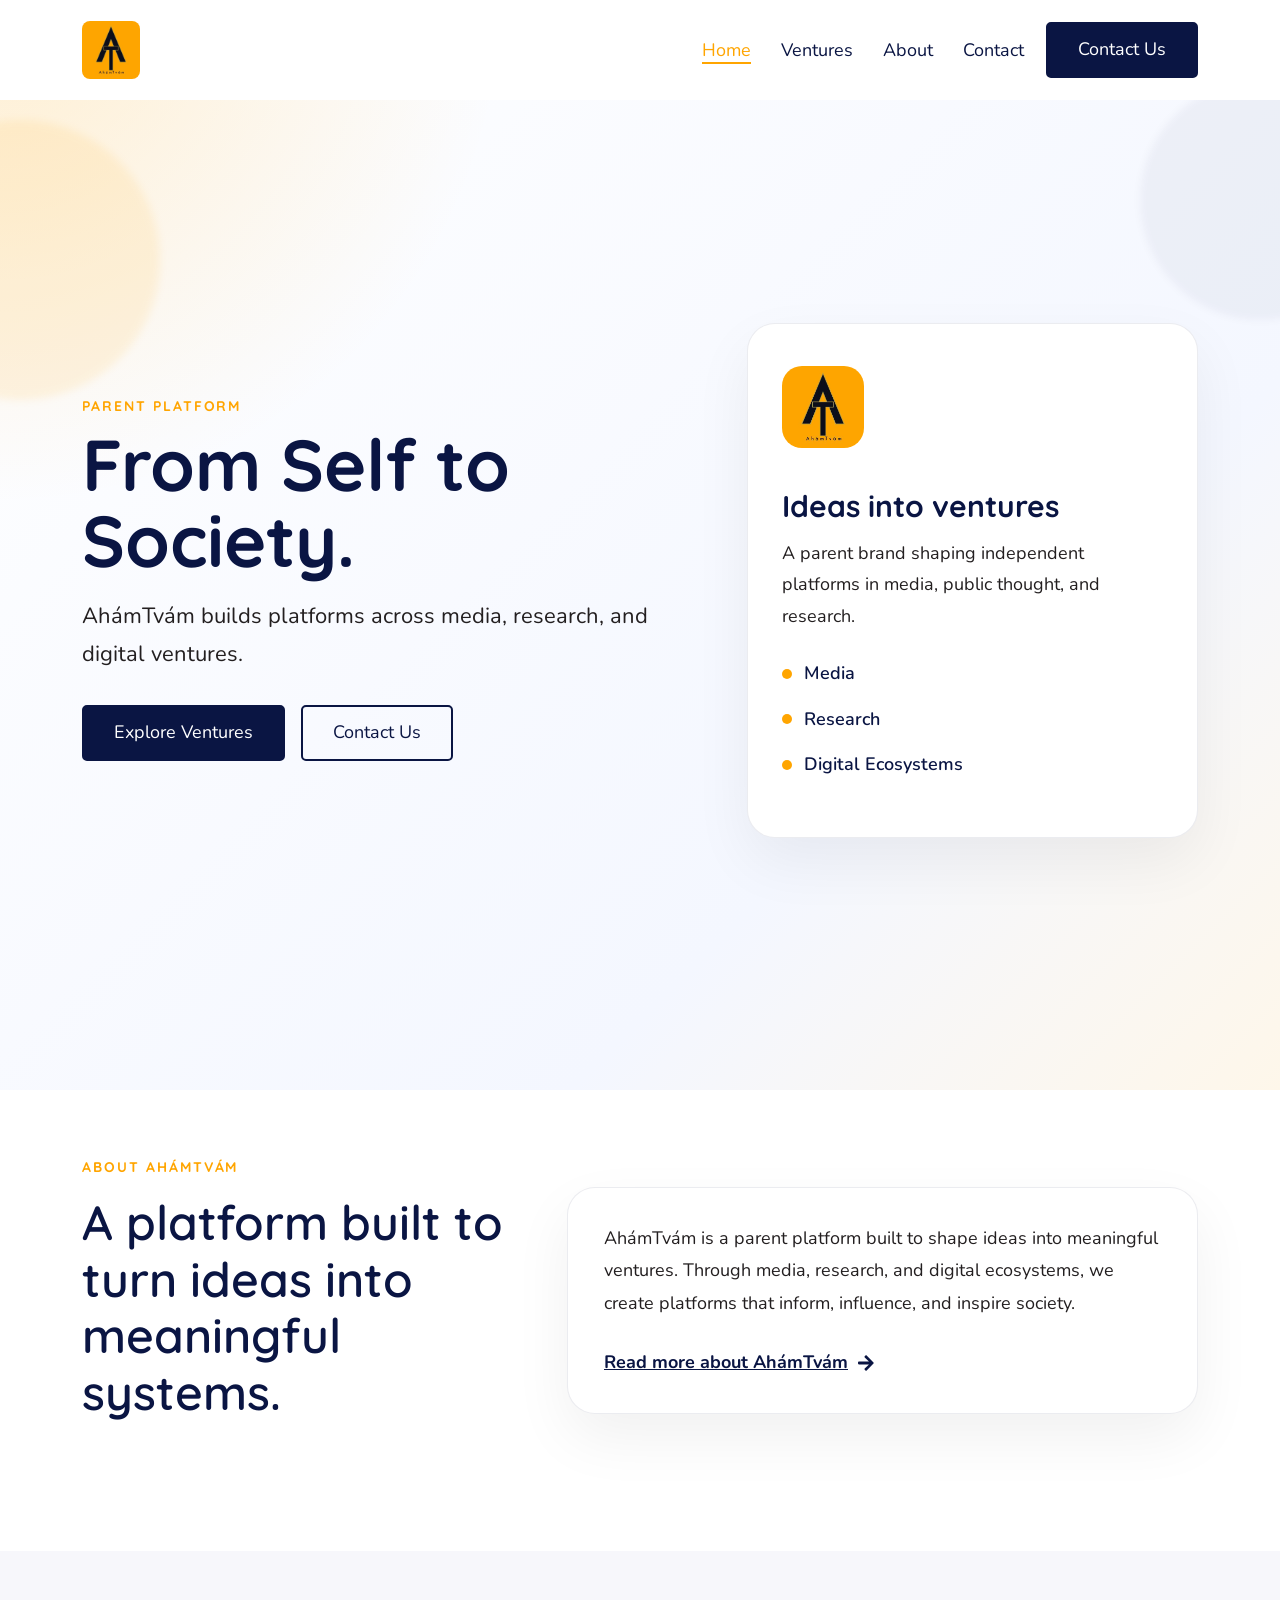
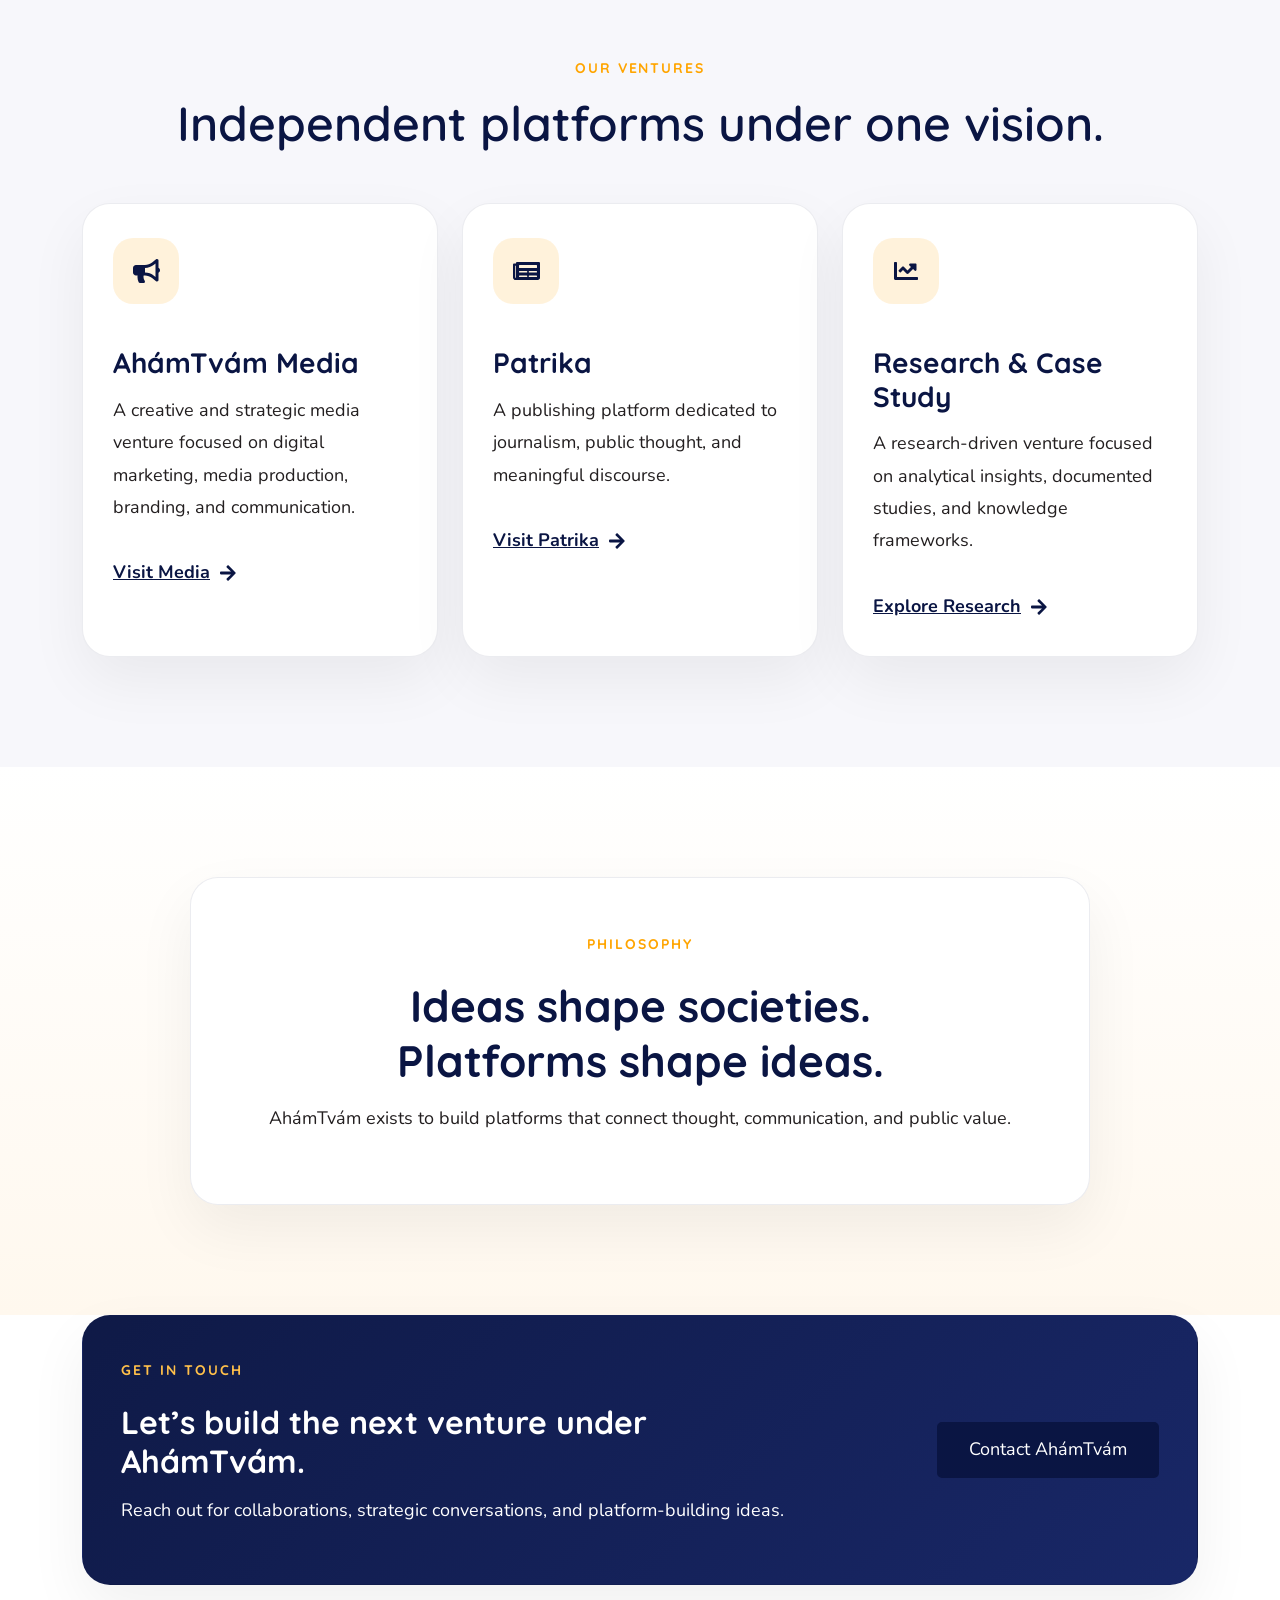
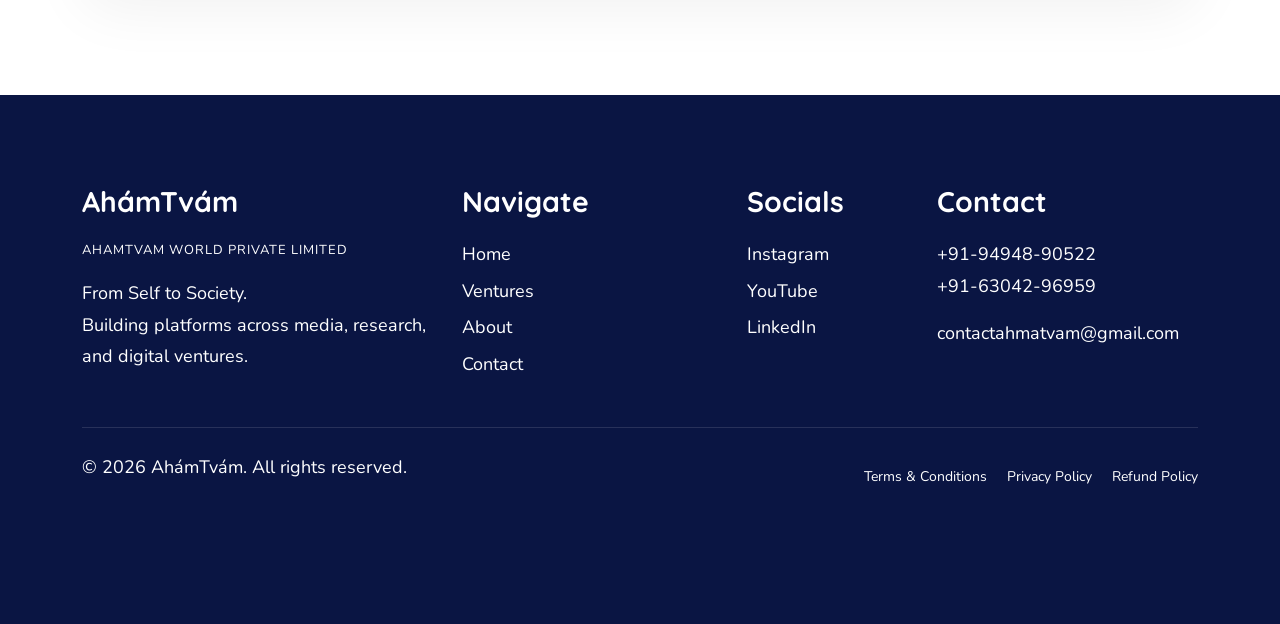
<file: index.html>
<!doctype html>
<html class="no-js" lang="en">
<head>
    <meta charset="utf-8">
    <title>AhámTvám — From Self to Society</title>
    <meta name="description" content="AhámTvám builds platforms across media, research, and digital ventures.">
    <meta name="viewport" content="width=device-width, initial-scale=1">
    <meta name="theme-color" content="#0A1543">

    <link rel="icon" type="image/jpeg" href="images/ahamtvam-logo.jpeg"/>
    <link rel="stylesheet" href="css/aos.css">
    <link rel="stylesheet" href="css/normalize.css">
    <link rel="stylesheet" href="css/slinky.min.css">
    <link rel="stylesheet" href="css/slinky-mobile-theme.css">
    <link rel="stylesheet" href="css/font-awesome.min.css">
    <link rel="stylesheet" href="https://unpkg.com/swiper/swiper-bundle.min.css">
    <link href="https://cdn.jsdelivr.net/npm/bootstrap@5.1.3/dist/css/bootstrap.min.css" rel="stylesheet" crossorigin="anonymous">
    <link rel="stylesheet" href="css/main.css">
    <link rel="stylesheet" href="css/reset.css">
    <link rel="stylesheet" href="css/miwlo.css">
    <link rel="stylesheet" href="css/responsive.css">
    <link rel="stylesheet" href="css/ahamtvam-custom.css">

    <!-- Google Adsense -->
    <script async src="https://pagead2.googlesyndication.com/pagead/js/adsbygoogle.js?client=ca-pub-1393971422375147"
     crossorigin="anonymous"></script>

</head>

<body>
    <div class="loader-wrapper">
        <div class="loader">
            <div class="loading-text">
                <h1>अहम् ब्रह्मास्मि 🔱</h1>
            </div>
        </div>
    </div>

    <header class="header-area-desktop miwlo-white-bg miwlo-header-black">
        <div class="container">
            <div class="row">
                <div class="col">
                    <nav class="navbar navbar-expand-md miwlo-initial-navbar">
                        <a class="navbar-brand" href="index.html">
                            <img src="images/ahamtvam-logo.jpeg" alt="AhámTvám">
                        </a>
                        <div class="collapse navbar-collapse" id="navbarSupportedContent">
                            <ul class="navbar-nav ms-auto">
                                <li class="menu-item"><a class="active" href="index.html">Home</a></li>
                                <li class="menu-item"><a href="#ventures">Ventures</a></li>
                                <li class="menu-item"><a href="about.html">About</a></li>
                                <li class="menu-item"><a href="contact.html">Contact</a></li>
                            </ul>
                            <ul class="button-wrapper ml-5">
                                <li><a class="miwlo-btn-pill btn-black" href="contact.html">Contact Us</a></li>
                            </ul>
                        </div>
                    </nav>
                </div>
            </div>
        </div>
    </header>

    <div class="miwlo-header-area-mobile">
        <div class="miwlo-header-mobile">
            <div class="container-fluid">
                <div class="row">
                    <div class="col">
                        <ul class="active">
                            <li>
                                <a class="mobile-logo" href="index.html"><img src="images/ahamtvam-logo.jpeg" alt="AhámTvám"></a>
                            </li>
                            <li class="mobile-header-btn-wrapper">
                                <a class="miwlo-btn-pill btn-black" href="contact.html">Contact</a>
                            </li>
                            <li>
                                <a href="#">
                                    <span>
                                        <span class="bar"></span>
                                        <span class="bar"></span>
                                        <span class="bar"></span>
                                    </span>
                                </a>
                                <ul>
                                    <li><a href="index.html">Home</a></li>
                                    <li><a href="index.html#ventures">Ventures</a></li>
                                    <li><a href="about.html">About</a></li>
                                    <li><a href="contact.html">Contact</a></li>
                                </ul>
                            </li>
                        </ul>
                    </div>
                </div>
            </div>
        </div>
    </div>

    <section class="ahamtvam-hero">
        <div class="hero-shape hero-shape-left"></div>
        <div class="hero-shape hero-shape-right"></div>
        <div class="container">
            <div class="row align-items-center min-vh-100">
                <div class="col-lg-7">
                    <div class="ahamtvam-hero-text" data-aos="fade-up" data-aos-delay="200">
                        <p class="section-subheading">Parent Platform</p>
                        <h1>From Self to Society.</h1>
                        <p class="hero-copy">AhámTvám builds platforms across media, research, and digital ventures.</p>
                        <div class="hero-actions d-flex flex-wrap">
                            <a class="miwlo-btn-pill btn-black" href="#ventures">Explore Ventures</a>
                            <a class="miwlo-btn-border btn-black" href="contact.html">Contact Us</a>
                        </div>
                    </div>
                </div>
                <div class="col-lg-5">
                    <div class="ahamtvam-hero-card" data-aos="fade-left" data-aos-delay="350">
                        <img src="images/ahamtvam-logo.jpeg" alt="AhámTvám Logo" class="hero-logo">
                        <h3>Ideas into ventures</h3>
                        <p>A parent brand shaping independent platforms in media, public thought, and research.</p>
                        <ul class="hero-points">
                            <li><span></span> Media</li>
                            <li><span></span> Research</li>
                            <li><span></span> Digital Ecosystems</li>
                        </ul>
                    </div>
                </div>
            </div>
        </div>
    </section>

    <section class="ahamtvam-section ahamtvam-about-preview">
        <div class="container">
            <div class="row align-items-center g-5">
                <div class="col-lg-5">
                    <div class="section-intro" data-aos="fade-up" data-aos-delay="150">
                        <p class="section-subheading">About AhámTvám</p>
                        <h2 class="section-heading">A platform built to turn ideas into meaningful systems.</h2>
                    </div>
                </div>
                <div class="col-lg-7">
                    <div class="ahamtvam-copy-card" data-aos="fade-up" data-aos-delay="250">
                        <p>AhámTvám is a parent platform built to shape ideas into meaningful ventures. Through media, research, and digital ecosystems, we create platforms that inform, influence, and inspire society.</p>
                        <a href="about.html" class="text-link">Read more about AhámTvám <i class="fas fa-arrow-right"></i></a>
                    </div>
                </div>
            </div>
        </div>
    </section>

    <section id="ventures" class="ahamtvam-section ventures-section">
        <div class="container">
            <div class="row">
                <div class="col-12 text-center" data-aos="fade-up" data-aos-delay="150">
                    <p class="section-subheading">Our Ventures</p>
                    <h2 class="section-heading">Independent platforms under one vision.</h2>
                </div>
            </div>
            <div class="row g-4 mt-2">
                <div class="col-lg-4 col-md-6">
                    <div class="venture-card" data-aos="fade-up" data-aos-delay="200">
                        <div class="venture-icon"><i class="fas fa-bullhorn"></i></div>
                        <h3>AhámTvám Media</h3>
                        <p>A creative and strategic media venture focused on digital marketing, media production, branding, and communication.</p>
                        <a href="https://media.ahamtvam.net" target="_blank" rel="noopener">Visit Media <i class="fas fa-arrow-right"></i></a>
                    </div>
                </div>
                <div class="col-lg-4 col-md-6">
                    <div class="venture-card" data-aos="fade-up" data-aos-delay="300">
                        <div class="venture-icon"><i class="fas fa-newspaper"></i></div>
                        <h3>Patrika</h3>
                        <p>A publishing platform dedicated to journalism, public thought, and meaningful discourse.</p>
                        <a href="https://patrika.ahamtvam.net" target="_blank" rel="noopener">Visit Patrika <i class="fas fa-arrow-right"></i></a>
                    </div>
                </div>
                <div class="col-lg-4 col-md-6">
                    <div class="venture-card" data-aos="fade-up" data-aos-delay="400">
                        <div class="venture-icon"><i class="fas fa-chart-line"></i></div>
                        <h3>Research &amp; Case Study</h3>
                        <p>A research-driven venture focused on analytical insights, documented studies, and knowledge frameworks.</p>
                        <a href="https://rcs.ahamtvam.net" target="_blank" rel="noopener">Explore Research <i class="fas fa-arrow-right"></i></a>
                    </div>
                </div>
            </div>
        </div>
    </section>

    <section class="ahamtvam-section philosophy-section">
        <div class="container">
            <div class="philosophy-panel text-center" data-aos="zoom-in" data-aos-delay="150">
                <p class="section-subheading">Philosophy</p>
                <h2>Ideas shape societies.<br>Platforms shape ideas.</h2>
                <p>AhámTvám exists to build platforms that connect thought, communication, and public value.</p>
            </div>
        </div>
    </section>

    <section class="ahamtvam-section cta-section">
        <div class="container">
            <div class="cta-panel" data-aos="fade-up" data-aos-delay="200">
                <div class="row align-items-center g-4">
                    <div class="col-lg-8">
                        <p class="section-subheading">Get in touch</p>
                        <h2>Let’s build the next venture under AhámTvám.</h2>
                        <p>Reach out for collaborations, strategic conversations, and platform-building ideas.</p>
                    </div>
                    <div class="col-lg-4 text-lg-end">
                        <a class="miwlo-btn-pill btn-black" href="contact.html">Contact AhámTvám</a>
                    </div>
                </div>
            </div>
        </div>
    </section>

    <div class="miwlo-footer-wrap ahamtvam-footer">
        <div class="container">
            <div class="row g-4">
                <div class="col-lg-4 col-sm-12">
                    <div class="miwlo-footer-text">
                        <h3>AhámTvám</h3>
                        <p style="font-size:13px; color:#cfcfcf; letter-spacing:1px; margin-top:8px;">
                        AHAMTVAM WORLD PRIVATE LIMITED
                        </p>
                        <p>From Self to Society.<br>Building platforms across media, research, and digital ventures.</p>
                    </div>
                </div>
                <div class="col-lg-3 col-sm-4">
                    <div class="miwlo-footer-text">
                        <h3>Navigate</h3>
                        <ul>
                            <li><a href="index.html">Home</a></li>
                            <li><a href="#ventures">Ventures</a></li>
                            <li><a href="about.html">About</a></li>
                            <li><a href="contact.html">Contact</a></li>
                        </ul>
                    </div>
                </div>
                <div class="col-lg-2 col-sm-4">
                    <div class="miwlo-footer-text">
                        <h3>Socials</h3>
                        <ul>
                            <li><a href="https://www.instagram.com/ahamtvam_media/" target="_blank" rel="noopener">Instagram</a></li>
                            <li><a href="https://www.youtube.com/@Ah%C3%A1mTv%C3%A1m_Media" target="_blank" rel="noopener">YouTube</a></li>
                            <li><a href="https://in.linkedin.com/in/ah%C3%A1mtv%C3%A1m-media-31b604326" target="_blank" rel="noopener">LinkedIn</a></li>
                        </ul>
                    </div>
                </div>
                <div class="col-lg-3 col-sm-4">
                    <div class="miwlo-footer-text">
                        <h3>Contact</h3>
                        <p>+91-94948-90522<br>+91-63042-96959</p>
                        <p><a href="mailto:contactahmatvam@gmail.com">contactahmatvam@gmail.com</a></p>
                    </div>
                </div>
            </div>
            <div class="footer-bottom-note">
            <div class="footer-bottom-flex">
                <p>© 2026 AhámTvám. All rights reserved.</p>

                <div class="footer-policies">
                  <a href="terms.html">Terms & Conditions</a>
                  <a href="privacy.html">Privacy Policy</a>
                  <a href="refund.html">Refund Policy</a>
            </div>
        </div>
    </div>

    <script src="https://code.jquery.com/jquery-3.6.0.min.js" crossorigin="anonymous"></script>
    <script src="https://cdn.jsdelivr.net/npm/bootstrap@5.1.3/dist/js/bootstrap.bundle.min.js" crossorigin="anonymous"></script>
    <script src="js/vendor/modernizr-3.11.2.min.js"></script>
    <script src="js/parallax.min.js"></script>
    <script src="js/parallax-scroll.js"></script>
    <script src="js/aos.js"></script>
    <script src="https://unpkg.com/swiper/swiper-bundle.min.js"></script>
    <script src="js/font-awesome.min.js"></script>
    <script src="js/slinky.min.js"></script>
    <script src="js/app.js"></script>
</body>
</html>
</file>
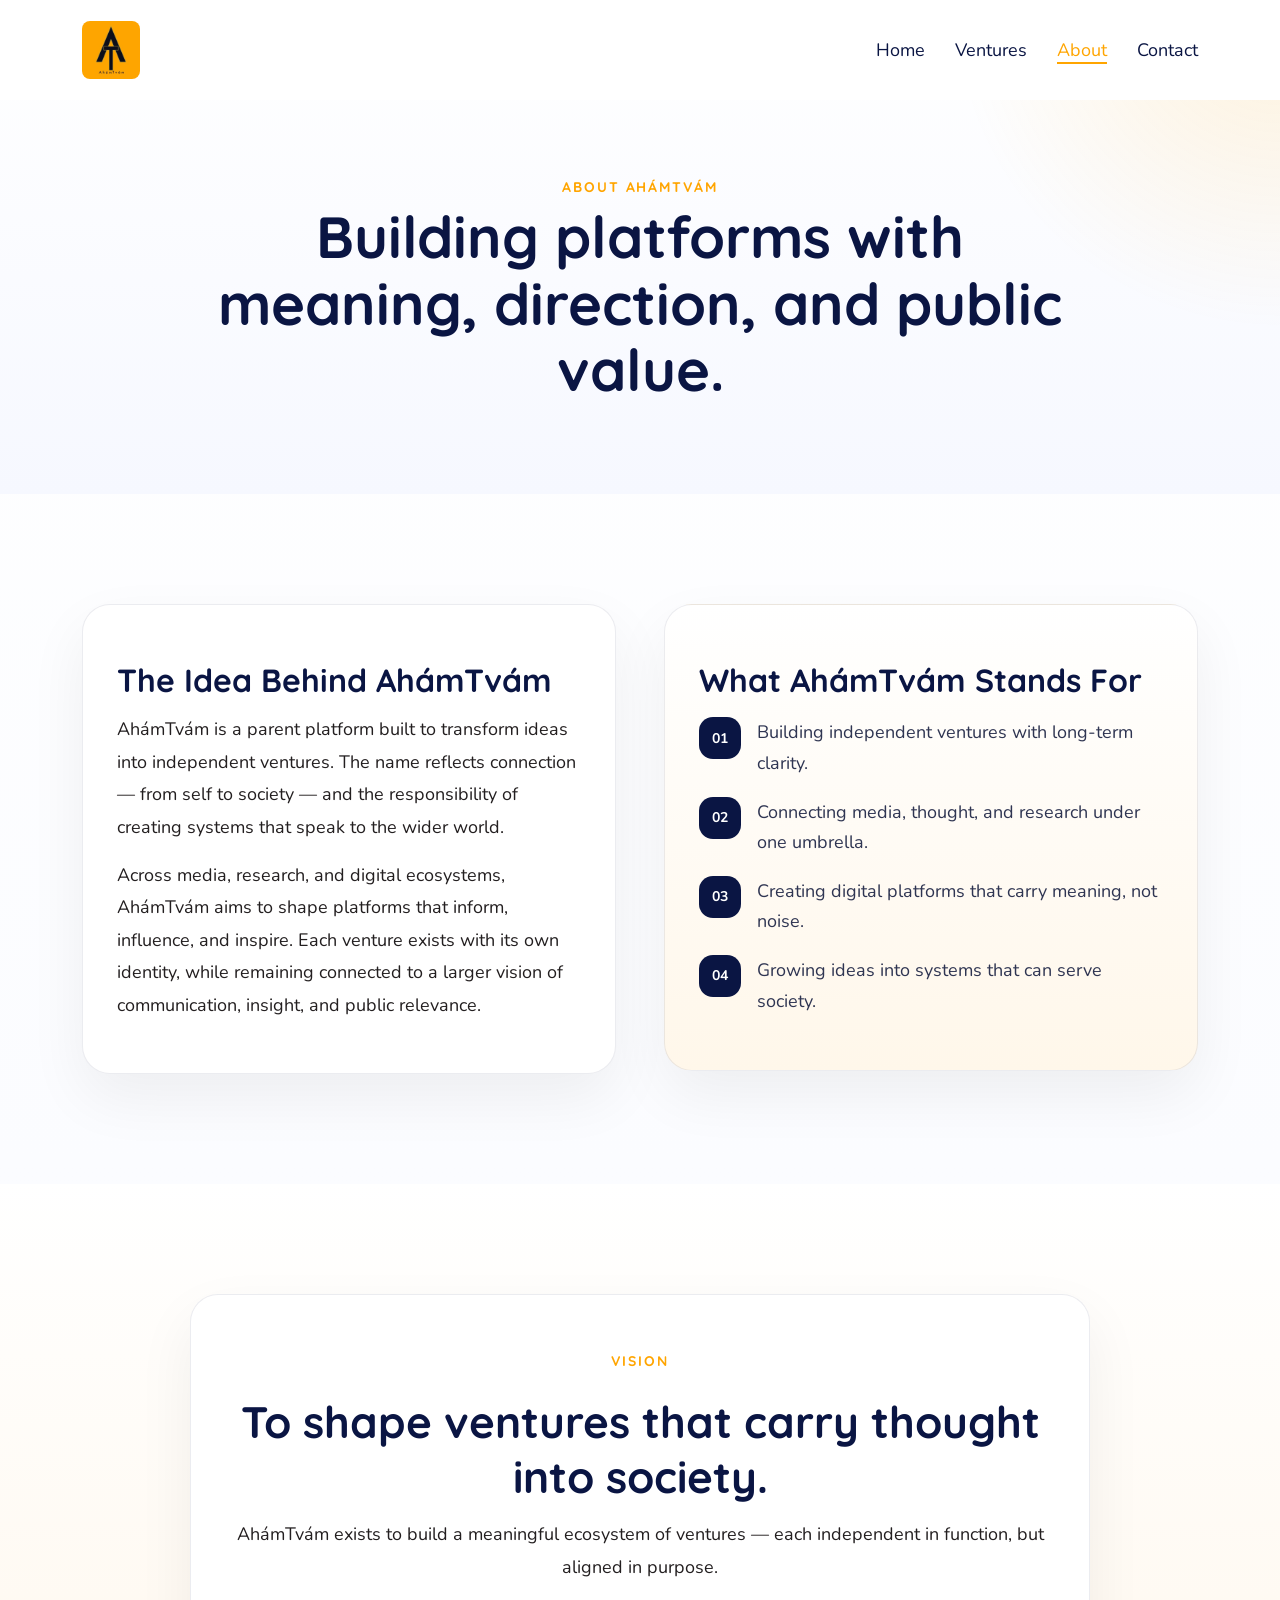
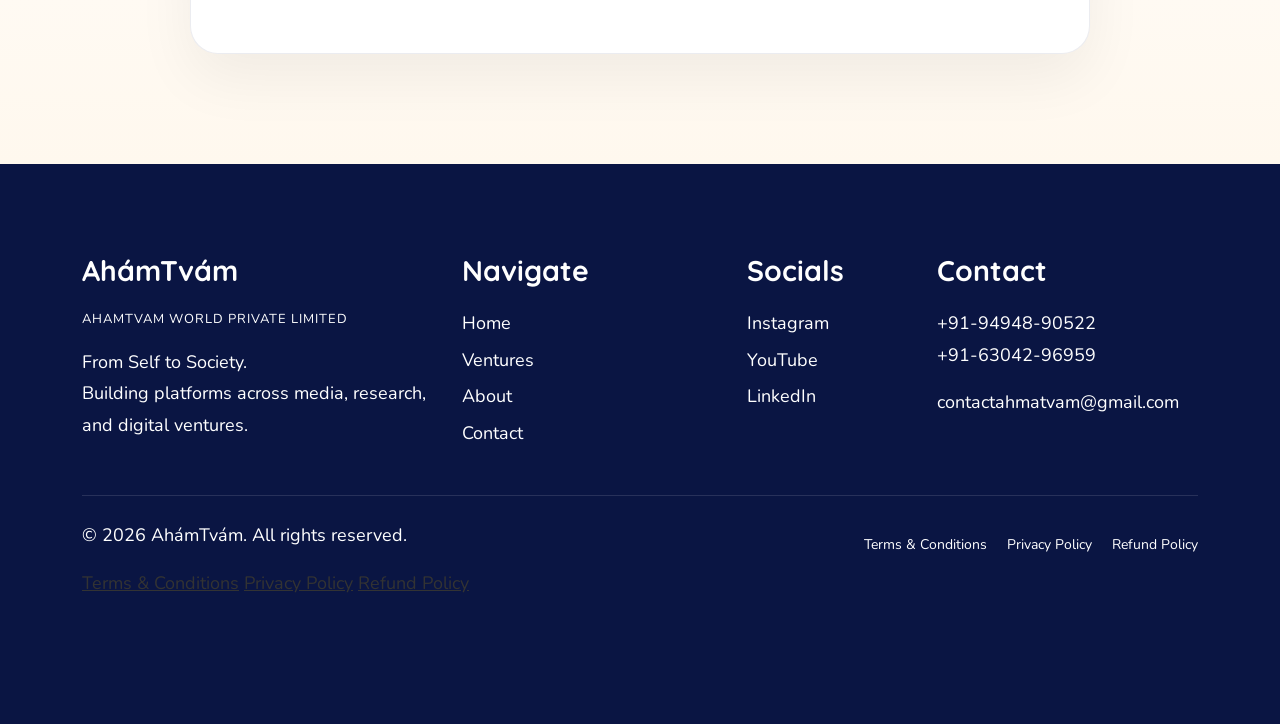
<file: about.html>
<!doctype html>
<html class="no-js" lang="en">
<head>
    <meta charset="utf-8">
    <title>About — AhámTvám</title>
    <meta name="description" content="About AhámTvám">
    <meta name="viewport" content="width=device-width, initial-scale=1">
    <meta name="theme-color" content="#0A1543">
    <link rel="icon" type="image/jpeg" href="images/ahamtvam-logo.jpeg"/>
    <link rel="stylesheet" href="css/aos.css">
    <link rel="stylesheet" href="css/normalize.css">
    <link rel="stylesheet" href="css/slinky.min.css">
    <link rel="stylesheet" href="css/slinky-mobile-theme.css">
    <link rel="stylesheet" href="css/font-awesome.min.css">
    <link href="https://cdn.jsdelivr.net/npm/bootstrap@5.1.3/dist/css/bootstrap.min.css" rel="stylesheet" crossorigin="anonymous">
    <link rel="stylesheet" href="css/main.css">
    <link rel="stylesheet" href="css/reset.css">
    <link rel="stylesheet" href="css/miwlo.css">
    <link rel="stylesheet" href="css/responsive.css">
    <link rel="stylesheet" href="css/ahamtvam-custom.css">

    <!-- Google Adsense -->
    <script async src="https://pagead2.googlesyndication.com/pagead/js/adsbygoogle.js?client=ca-pub-1393971422375147"
     crossorigin="anonymous"></script>
    
</head>
<body class="inner-page-body">
    <header class="header-area-desktop miwlo-white-bg miwlo-header-black">
        <div class="container"><div class="row"><div class="col">
            <nav class="navbar navbar-expand-md miwlo-initial-navbar">
                <a class="navbar-brand" href="index.html"><img src="images/ahamtvam-logo.jpeg" alt="AhámTvám"></a>
                <div class="collapse navbar-collapse">
                    <ul class="navbar-nav ms-auto">
                        <li class="menu-item"><a href="index.html">Home</a></li>
                        <li class="menu-item"><a href="index.html#ventures">Ventures</a></li>
                        <li class="menu-item"><a class="active" href="about.html">About</a></li>
                        <li class="menu-item"><a href="contact.html">Contact</a></li>
                    </ul>
                </div>
            </nav>
        </div></div></div>
    </header>

    <div class="miwlo-header-area-mobile">
        <div class="miwlo-header-mobile"><div class="container-fluid"><div class="row"><div class="col">
            <ul class="active">
                <li><a class="mobile-logo" href="index.html"><img src="images/ahamtvam-logo.jpeg" alt="AhámTvám"></a></li>
                <li>
                    <a href="#"><span><span class="bar"></span><span class="bar"></span><span class="bar"></span></span></a>
                    <ul>
                        <li><a href="index.html">Home</a></li>
                        <li><a href="index.html#ventures">Ventures</a></li>
                        <li><a href="about.html">About</a></li>
                        <li><a href="contact.html">Contact</a></li>
                    </ul>
                </li>
            </ul>
        </div></div></div></div>
    </div>

    <section class="inner-page-hero">
        <div class="container">
            <div class="row">
                <div class="col-12 text-center" data-aos="fade-up" data-aos-delay="150">
                    <p class="section-subheading">About AhámTvám</p>
                    <h1>Building platforms with meaning, direction, and public value.</h1>
                </div>
            </div>
        </div>
    </section>

    <section class="ahamtvam-section">
        <div class="container">
            <div class="row g-5 align-items-start">
                <div class="col-lg-6" data-aos="fade-up" data-aos-delay="200">
                    <div class="copy-panel">
                        <h2>The Idea Behind AhámTvám</h2>
                        <p>AhámTvám is a parent platform built to transform ideas into independent ventures. The name reflects connection — from self to society — and the responsibility of creating systems that speak to the wider world.</p>
                        <p>Across media, research, and digital ecosystems, AhámTvám aims to shape platforms that inform, influence, and inspire. Each venture exists with its own identity, while remaining connected to a larger vision of communication, insight, and public relevance.</p>
                    </div>
                </div>
                <div class="col-lg-6" data-aos="fade-up" data-aos-delay="300">
                    <div class="copy-panel emphasis-panel">
                        <h2>What AhámTvám Stands For</h2>
                        <ul class="about-list">
                            <li><span>01</span> Building independent ventures with long-term clarity.</li>
                            <li><span>02</span> Connecting media, thought, and research under one umbrella.</li>
                            <li><span>03</span> Creating digital platforms that carry meaning, not noise.</li>
                            <li><span>04</span> Growing ideas into systems that can serve society.</li>
                        </ul>
                    </div>
                </div>
            </div>
        </div>
    </section>

    <section class="ahamtvam-section philosophy-section">
        <div class="container">
            <div class="philosophy-panel text-center" data-aos="zoom-in" data-aos-delay="150">
                <p class="section-subheading">Vision</p>
                <h2>To shape ventures that carry thought into society.</h2>
                <p>AhámTvám exists to build a meaningful ecosystem of ventures — each independent in function, but aligned in purpose.</p>
            </div>
        </div>
    </section>

        <div class="miwlo-footer-wrap ahamtvam-footer">
        <div class="container">
            <div class="row g-4">
                <div class="col-lg-4 col-sm-12">
                    <div class="miwlo-footer-text">
                        <h3>AhámTvám</h3>
                        <p style="font-size:13px; color:#cfcfcf; letter-spacing:1px; margin-top:8px;">
                        AHAMTVAM WORLD PRIVATE LIMITED
                        </p>
                        <p>From Self to Society.<br>Building platforms across media, research, and digital ventures.</p>
                    </div>
                </div>
                <div class="col-lg-3 col-sm-4">
                    <div class="miwlo-footer-text">
                        <h3>Navigate</h3>
                        <ul>
                            <li><a href="index.html">Home</a></li>
                            <li><a href="#ventures">Ventures</a></li>
                            <li><a href="about.html">About</a></li>
                            <li><a href="contact.html">Contact</a></li>
                        </ul>
                    </div>
                </div>
                <div class="col-lg-2 col-sm-4">
                    <div class="miwlo-footer-text">
                        <h3>Socials</h3>
                        <ul>
                            <li><a href="https://www.instagram.com/ahamtvam_media/" target="_blank" rel="noopener">Instagram</a></li>
                            <li><a href="https://www.youtube.com/@Ah%C3%A1mTv%C3%A1m_Media" target="_blank" rel="noopener">YouTube</a></li>
                            <li><a href="https://in.linkedin.com/in/ah%C3%A1mtv%C3%A1m-media-31b604326" target="_blank" rel="noopener">LinkedIn</a></li>
                        </ul>
                    </div>
                </div>
                <div class="col-lg-3 col-sm-4">
                    <div class="miwlo-footer-text">
                        <h3>Contact</h3>
                        <p>+91-94948-90522<br>+91-63042-96959</p>
                        <p><a href="mailto:contactahmatvam@gmail.com">contactahmatvam@gmail.com</a></p>
                    </div>
                </div>
            </div>
            <div class="footer-bottom-note">
            <div class="footer-bottom-flex">
                <p>© 2026 AhámTvám. All rights reserved.</p>

                <div class="footer-policies">
                  <a href="terms.html">Terms & Conditions</a>
                  <a href="privacy.html">Privacy Policy</a>
                  <a href="refund.html">Refund Policy</a>
            </div>
        </div>
    </div>

    <script src="https://code.jquery.com/jquery-3.6.0.min.js" crossorigin="anonymous"></script>
    <script src="https://cdn.jsdelivr.net/npm/bootstrap@5.1.3/dist/js/bootstrap.bundle.min.js" crossorigin="anonymous"></script>
    <script src="js/vendor/modernizr-3.11.2.min.js"></script>
    <script src="js/parallax.min.js"></script>
    <script src="js/parallax-scroll.js"></script>
    <script src="js/aos.js"></script>
    <script src="js/font-awesome.min.js"></script>
    <script src="js/slinky.min.js"></script>
    <script src="js/app.js"></script>
</body>
</html>

<a href="terms.html">Terms & Conditions</a>
<a href="privacy.html">Privacy Policy</a>
<a href="refund.html">Refund Policy</a>
</file>
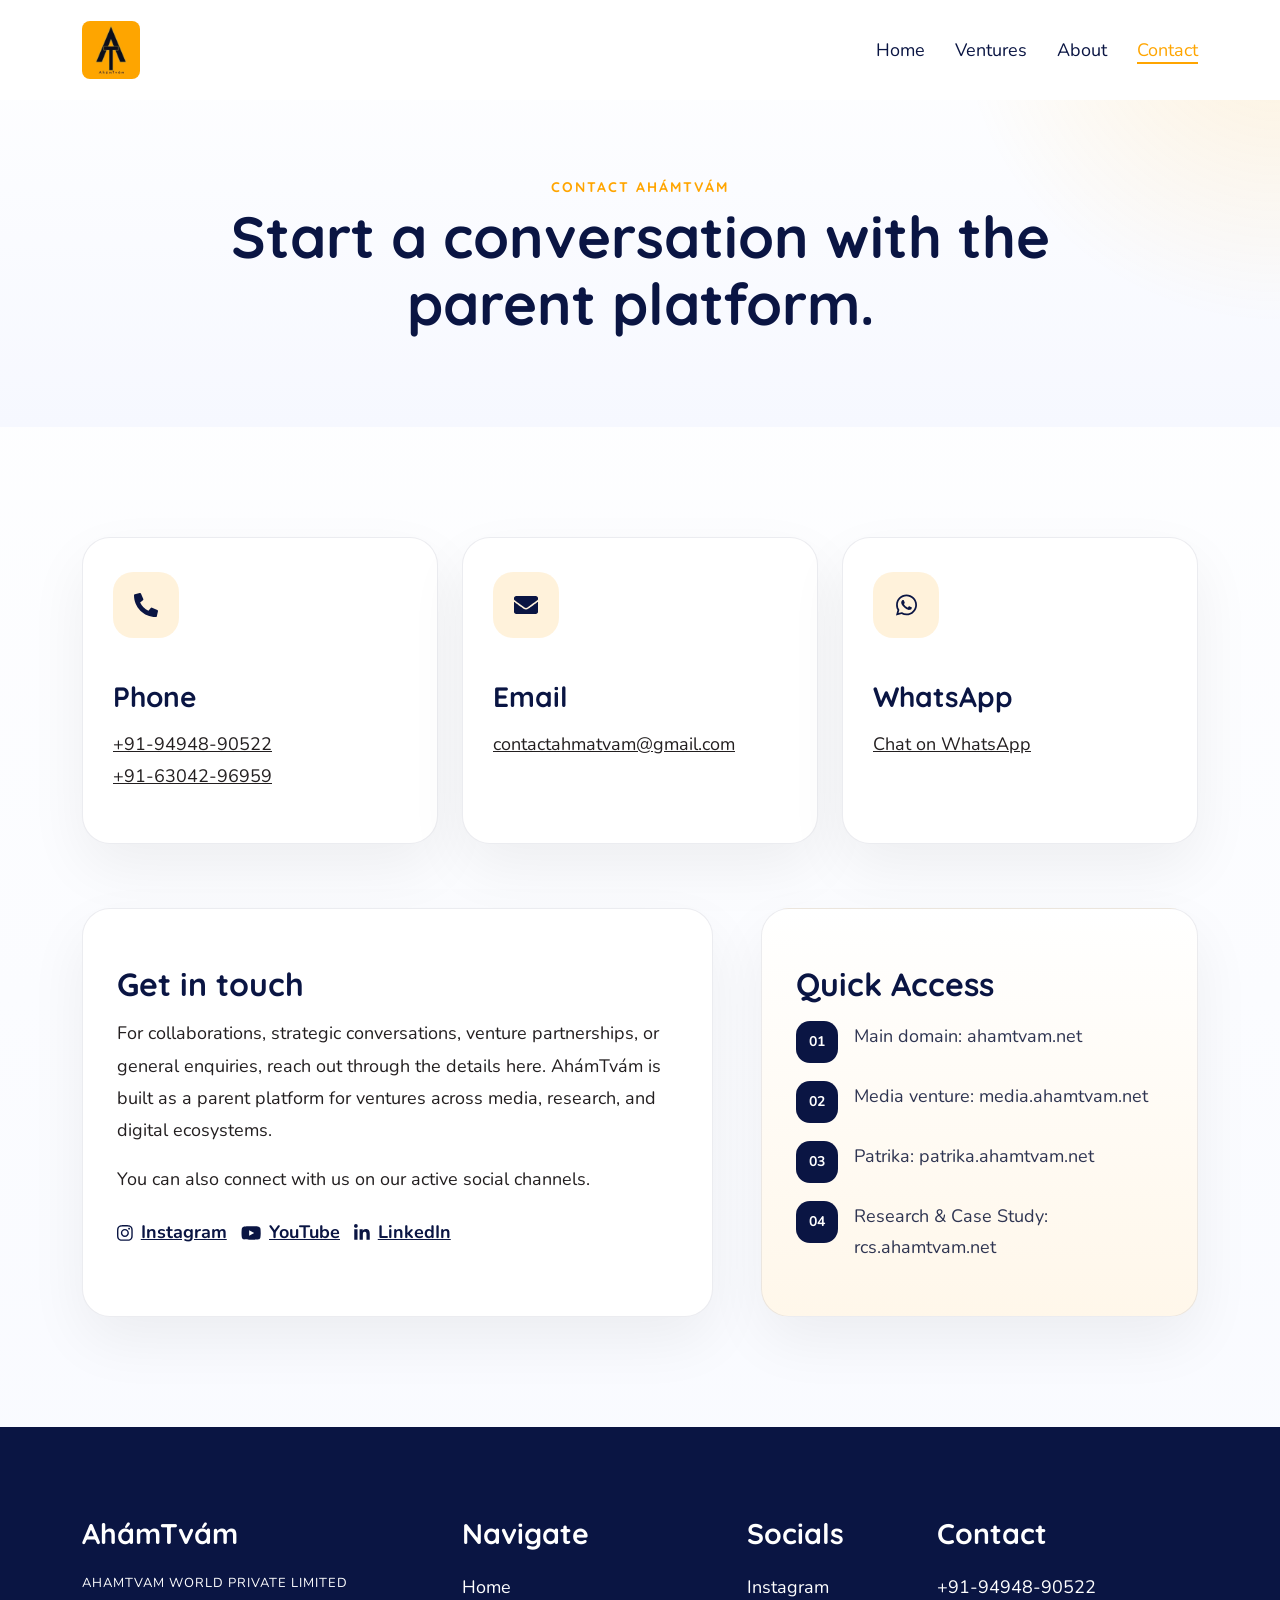
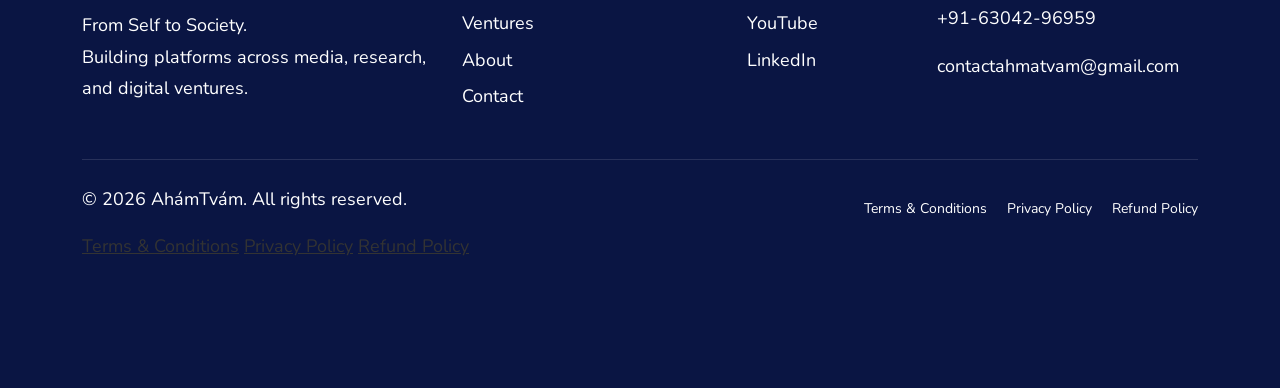
<file: contact.html>
<!doctype html>
<html class="no-js" lang="en">
<head>
    <meta charset="utf-8">
    <title>Contact — AhámTvám</title>
    <meta name="description" content="Contact AhámTvám">
    <meta name="viewport" content="width=device-width, initial-scale=1">
    <meta name="theme-color" content="#0A1543">
    <link rel="icon" type="image/jpeg" href="images/ahamtvam-logo.jpeg"/>
    <link rel="stylesheet" href="css/aos.css">
    <link rel="stylesheet" href="css/normalize.css">
    <link rel="stylesheet" href="css/slinky.min.css">
    <link rel="stylesheet" href="css/slinky-mobile-theme.css">
    <link rel="stylesheet" href="css/font-awesome.min.css">
    <link href="https://cdn.jsdelivr.net/npm/bootstrap@5.1.3/dist/css/bootstrap.min.css" rel="stylesheet" crossorigin="anonymous">
    <link rel="stylesheet" href="css/main.css">
    <link rel="stylesheet" href="css/reset.css">
    <link rel="stylesheet" href="css/miwlo.css">
    <link rel="stylesheet" href="css/responsive.css">
    <link rel="stylesheet" href="css/ahamtvam-custom.css">

    <!-- Google Adsense -->
    <script async src="https://pagead2.googlesyndication.com/pagead/js/adsbygoogle.js?client=ca-pub-1393971422375147"
     crossorigin="anonymous"></script>
    
</head>
<body class="inner-page-body">
    <header class="header-area-desktop miwlo-white-bg miwlo-header-black">
        <div class="container"><div class="row"><div class="col">
            <nav class="navbar navbar-expand-md miwlo-initial-navbar">
                <a class="navbar-brand" href="index.html"><img src="images/ahamtvam-logo.jpeg" alt="AhámTvám"></a>
                <div class="collapse navbar-collapse">
                    <ul class="navbar-nav ms-auto">
                        <li class="menu-item"><a href="index.html">Home</a></li>
                        <li class="menu-item"><a href="index.html#ventures">Ventures</a></li>
                        <li class="menu-item"><a href="about.html">About</a></li>
                        <li class="menu-item"><a class="active" href="contact.html">Contact</a></li>
                    </ul>
                </div>
            </nav>
        </div></div></div>
    </header>

    <div class="miwlo-header-area-mobile">
        <div class="miwlo-header-mobile"><div class="container-fluid"><div class="row"><div class="col">
            <ul class="active">
                <li><a class="mobile-logo" href="index.html"><img src="images/ahamtvam-logo.jpeg" alt="AhámTvám"></a></li>
                <li>
                    <a href="#"><span><span class="bar"></span><span class="bar"></span><span class="bar"></span></span></a>
                    <ul>
                        <li><a href="index.html">Home</a></li>
                        <li><a href="index.html#ventures">Ventures</a></li>
                        <li><a href="about.html">About</a></li>
                        <li><a href="contact.html">Contact</a></li>
                    </ul>
                </li>
            </ul>
        </div></div></div></div>
    </div>

    <section class="inner-page-hero">
        <div class="container">
            <div class="row">
                <div class="col-12 text-center" data-aos="fade-up" data-aos-delay="150">
                    <p class="section-subheading">Contact AhámTvám</p>
                    <h1>Start a conversation with the parent platform.</h1>
                </div>
            </div>
        </div>
    </section>

    <section class="ahamtvam-section">
        <div class="container">
            <div class="row g-4">
                <div class="col-lg-4" data-aos="fade-up" data-aos-delay="200">
                    <div class="contact-card">
                        <div class="venture-icon"><i class="fas fa-phone-alt"></i></div>
                        <h3>Phone</h3>
                        <p><a href="tel:+919494890522">+91-94948-90522</a><br><a href="tel:+916304296959">+91-63042-96959</a></p>
                    </div>
                </div>
                <div class="col-lg-4" data-aos="fade-up" data-aos-delay="300">
                    <div class="contact-card">
                        <div class="venture-icon"><i class="fas fa-envelope"></i></div>
                        <h3>Email</h3>
                        <p><a href="mailto:contactahmatvam@gmail.com">contactahmatvam@gmail.com</a></p>
                    </div>
                </div>
                <div class="col-lg-4" data-aos="fade-up" data-aos-delay="400">
                    <div class="contact-card">
                        <div class="venture-icon"><i class="fab fa-whatsapp"></i></div>
                        <h3>WhatsApp</h3>
                        <p><a href="https://wa.me/919494890522" target="_blank" rel="noopener">Chat on WhatsApp</a></p>
                    </div>
                </div>
            </div>

            <div class="row g-5 mt-3 align-items-stretch">
                <div class="col-lg-7" data-aos="fade-up" data-aos-delay="250">
                    <div class="copy-panel h-100">
                        <h2>Get in touch</h2>
                        <p>For collaborations, strategic conversations, venture partnerships, or general enquiries, reach out through the details here. AhámTvám is built as a parent platform for ventures across media, research, and digital ecosystems.</p>
                        <p>You can also connect with us on our active social channels.</p>
                        <div class="social-inline">
                            <a href="https://www.instagram.com/ahamtvam_media/" target="_blank" rel="noopener"><i class="fab fa-instagram"></i> Instagram</a>
                            <a href="https://www.youtube.com/@Ah%C3%A1mTv%C3%A1m_Media" target="_blank" rel="noopener"><i class="fab fa-youtube"></i> YouTube</a>
                            <a href="https://in.linkedin.com/in/ah%C3%A1mtv%C3%A1m-media-31b604326" target="_blank" rel="noopener"><i class="fab fa-linkedin-in"></i> LinkedIn</a>
                        </div>
                    </div>
                </div>
                <div class="col-lg-5" data-aos="fade-up" data-aos-delay="350">
                    <div class="copy-panel emphasis-panel h-100">
                        <h2>Quick Access</h2>
                        <ul class="about-list">
                            <li><span>01</span> Main domain: ahamtvam.net</li>
                            <li><span>02</span> Media venture: media.ahamtvam.net</li>
                            <li><span>03</span> Patrika: patrika.ahamtvam.net</li>
                            <li><span>04</span> Research &amp; Case Study: rcs.ahamtvam.net</li>
                        </ul>
                    </div>
                </div>
            </div>
        </div>
    </section>

    <div class="miwlo-footer-wrap ahamtvam-footer">
        <div class="container">
            <div class="row g-4">
                <div class="col-lg-4 col-sm-12">
                    <div class="miwlo-footer-text">
                        <h3>AhámTvám</h3>
                        <p style="font-size:13px; color:#cfcfcf; letter-spacing:1px; margin-top:8px;">
                        AHAMTVAM WORLD PRIVATE LIMITED
                        </p>
                        <p>From Self to Society.<br>Building platforms across media, research, and digital ventures.</p>
                    </div>
                </div>
                <div class="col-lg-3 col-sm-4">
                    <div class="miwlo-footer-text">
                        <h3>Navigate</h3>
                        <ul>
                            <li><a href="index.html">Home</a></li>
                            <li><a href="#ventures">Ventures</a></li>
                            <li><a href="about.html">About</a></li>
                            <li><a href="contact.html">Contact</a></li>
                        </ul>
                    </div>
                </div>
                <div class="col-lg-2 col-sm-4">
                    <div class="miwlo-footer-text">
                        <h3>Socials</h3>
                        <ul>
                            <li><a href="https://www.instagram.com/ahamtvam_media/" target="_blank" rel="noopener">Instagram</a></li>
                            <li><a href="https://www.youtube.com/@Ah%C3%A1mTv%C3%A1m_Media" target="_blank" rel="noopener">YouTube</a></li>
                            <li><a href="https://in.linkedin.com/in/ah%C3%A1mtv%C3%A1m-media-31b604326" target="_blank" rel="noopener">LinkedIn</a></li>
                        </ul>
                    </div>
                </div>
                <div class="col-lg-3 col-sm-4">
                    <div class="miwlo-footer-text">
                        <h3>Contact</h3>
                        <p>+91-94948-90522<br>+91-63042-96959</p>
                        <p><a href="mailto:contactahmatvam@gmail.com">contactahmatvam@gmail.com</a></p>
                    </div>
                </div>
            </div>
            <div class="footer-bottom-note">
            <div class="footer-bottom-flex">
                <p>© 2026 AhámTvám. All rights reserved.</p>

                <div class="footer-policies">
                  <a href="terms.html">Terms & Conditions</a>
                  <a href="privacy.html">Privacy Policy</a>
                  <a href="refund.html">Refund Policy</a>
            </div>
        </div>
    </div>

    <script src="https://code.jquery.com/jquery-3.6.0.min.js" crossorigin="anonymous"></script>
    <script src="https://cdn.jsdelivr.net/npm/bootstrap@5.1.3/dist/js/bootstrap.bundle.min.js" crossorigin="anonymous"></script>
    <script src="js/vendor/modernizr-3.11.2.min.js"></script>
    <script src="js/parallax.min.js"></script>
    <script src="js/parallax-scroll.js"></script>
    <script src="js/aos.js"></script>
    <script src="js/font-awesome.min.js"></script>
    <script src="js/slinky.min.js"></script>
    <script src="js/app.js"></script>
</body>
</html>

<a href="terms.html">Terms & Conditions</a>
<a href="privacy.html">Privacy Policy</a>
<a href="refund.html">Refund Policy</a>
</file>
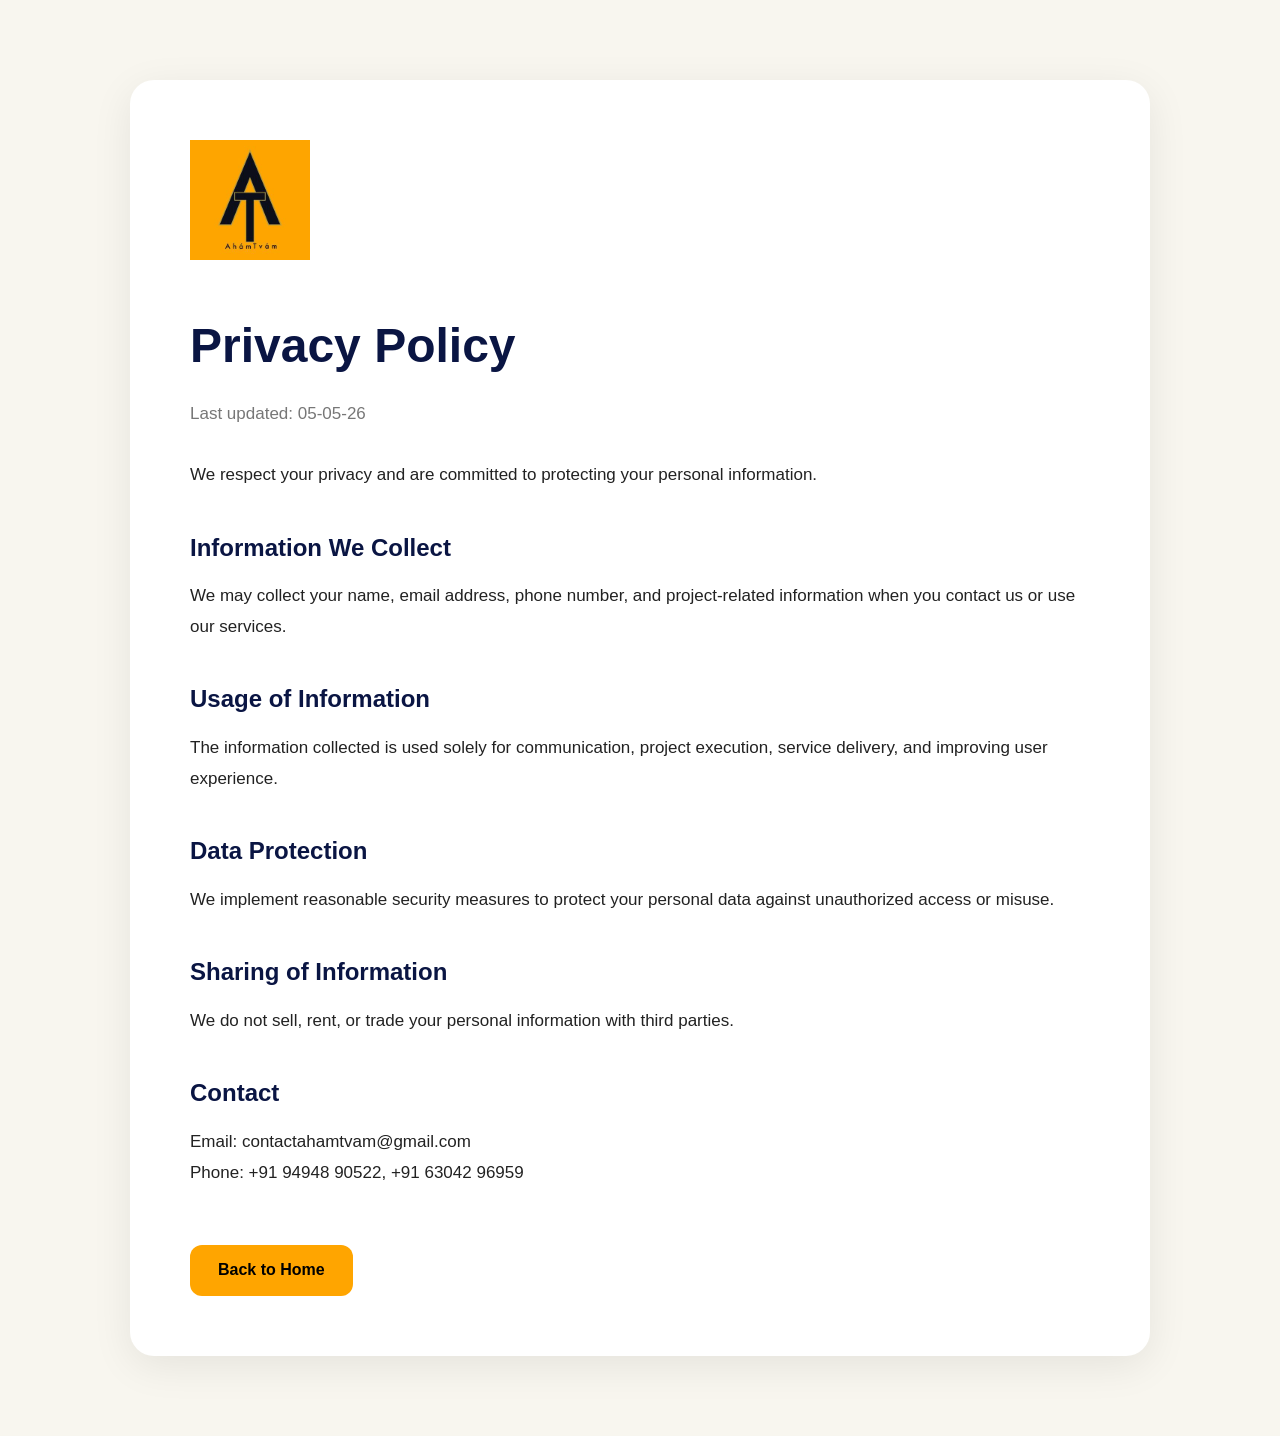
<file: privacy.html>
<!DOCTYPE html>
<html lang="en">
<head>
  <meta charset="UTF-8">
  <meta name="viewport" content="width=device-width, initial-scale=1.0">
  <title>Privacy Policy | AhámTvám</title>

  <link rel="stylesheet" href="css/main.css">
  <link rel="stylesheet" href="css/ahamtvam-custom.css">

  <style>
    body{
      background:#f8f6ef;
      color:#0A1543;
      font-family:sans-serif;
      margin:0;
      padding:0;
    }

    .policy-wrapper{
      max-width:900px;
      margin:80px auto;
      background:#ffffff;
      padding:60px;
      border-radius:24px;
      box-shadow:0 10px 40px rgba(0,0,0,0.08);
    }

    h1{
      color:#0A1543;
      margin-bottom:20px;
      font-size:48px;
    }

    h2{
      color:#0A1543;
      margin-top:40px;
      margin-bottom:15px;
    }

    p{
      line-height:1.8;
      font-size:17px;
      color:#222;
    }

    .policy-date{
      color:#777;
      margin-bottom:30px;
    }

    .back-home{
      display:inline-block;
      margin-top:40px;
      background:#FFA500;
      color:#000;
      padding:14px 28px;
      border-radius:12px;
      text-decoration:none;
      font-weight:600;
    }

    .back-home:hover{
      opacity:0.9;
    }

    @media(max-width:768px){
      .policy-wrapper{
        margin:30px 20px;
        padding:30px;
      }

      h1{
        font-size:36px;
      }
    }
  </style>

  <!-- Google Adsense -->
    <script async src="https://pagead2.googlesyndication.com/pagead/js/adsbygoogle.js?client=ca-pub-1393971422375147"
     crossorigin="anonymous"></script>
 
</head>

<body>

<div class="policy-wrapper">

  <img src="images/ahamtvam-logo.jpeg" alt="AhámTvám Logo" style="width:120px; margin-bottom:20px;">

  <h1>Privacy Policy</h1>

  <p class="policy-date">Last updated: 05-05-26</p>

  <p>
    We respect your privacy and are committed to protecting your personal information.
  </p>

  <h2>Information We Collect</h2>
  <p>
    We may collect your name, email address, phone number, and project-related information when you contact us or use our services.
  </p>

  <h2>Usage of Information</h2>
  <p>
    The information collected is used solely for communication, project execution, service delivery, and improving user experience.
  </p>

  <h2>Data Protection</h2>
  <p>
    We implement reasonable security measures to protect your personal data against unauthorized access or misuse.
  </p>

  <h2>Sharing of Information</h2>
  <p>
    We do not sell, rent, or trade your personal information with third parties.
  </p>

  <h2>Contact</h2>
  <p>
    Email: contactahamtvam@gmail.com<br>
    Phone: +91 94948 90522, +91 63042 96959
  </p>

  <a href="index.html" class="back-home">Back to Home</a>

</div>

</body>
</html>
</file>
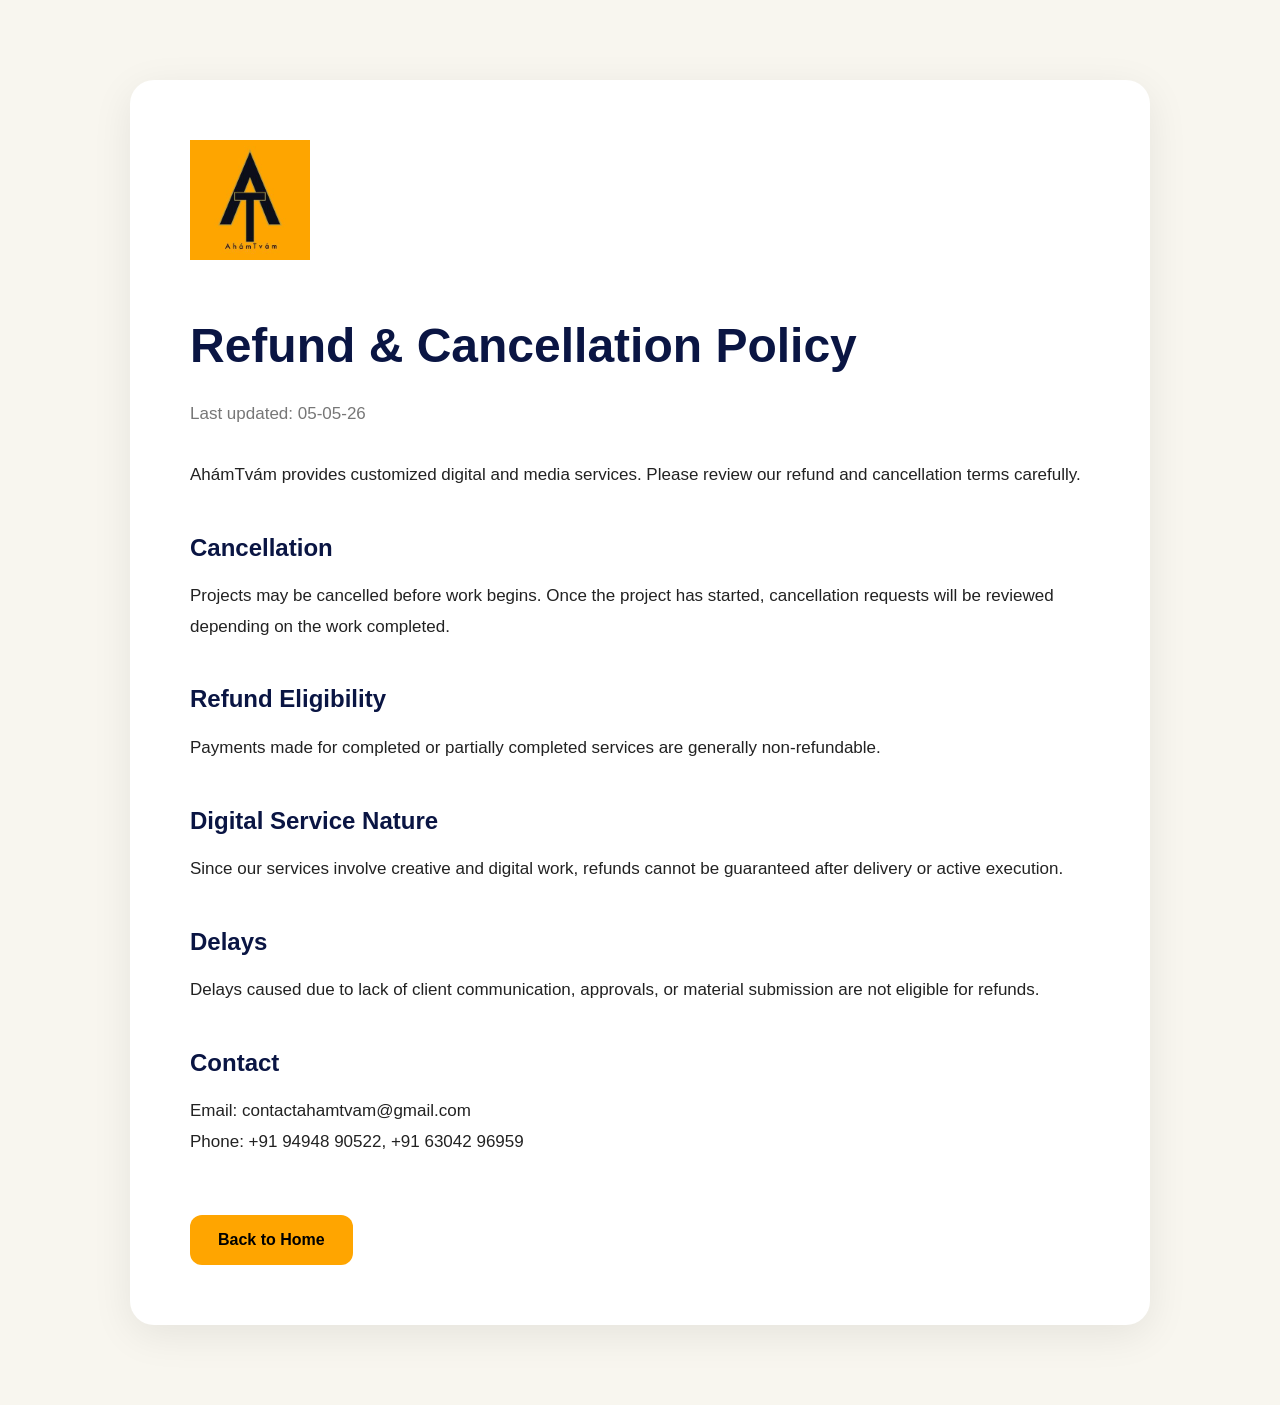
<file: refund.html>
<!DOCTYPE html>
<html lang="en">
<head>
  <meta charset="UTF-8">
  <meta name="viewport" content="width=device-width, initial-scale=1.0">
  <title>Refund Policy | AhámTvám</title>

  <link rel="stylesheet" href="css/main.css">
  <link rel="stylesheet" href="css/ahamtvam-custom.css">

  <style>
    body{
      background:#f8f6ef;
      color:#0A1543;
      font-family:sans-serif;
      margin:0;
      padding:0;
    }

    .policy-wrapper{
      max-width:900px;
      margin:80px auto;
      background:#ffffff;
      padding:60px;
      border-radius:24px;
      box-shadow:0 10px 40px rgba(0,0,0,0.08);
    }

    h1{
      color:#0A1543;
      margin-bottom:20px;
      font-size:48px;
    }

    h2{
      color:#0A1543;
      margin-top:40px;
      margin-bottom:15px;
    }

    p{
      line-height:1.8;
      font-size:17px;
      color:#222;
    }

    .policy-date{
      color:#777;
      margin-bottom:30px;
    }

    .back-home{
      display:inline-block;
      margin-top:40px;
      background:#FFA500;
      color:#000;
      padding:14px 28px;
      border-radius:12px;
      text-decoration:none;
      font-weight:600;
    }

    @media(max-width:768px){
      .policy-wrapper{
        margin:30px 20px;
        padding:30px;
      }

      h1{
        font-size:36px;
      }
    }
  </style>

  <!-- Google Adsense -->
    <script async src="https://pagead2.googlesyndication.com/pagead/js/adsbygoogle.js?client=ca-pub-1393971422375147"
     crossorigin="anonymous"></script>
  
</head>

<body>

<div class="policy-wrapper">

  <img src="images/ahamtvam-logo.jpeg" alt="AhámTvám Logo" style="width:120px; margin-bottom:20px;">

  <h1>Refund & Cancellation Policy</h1>

  <p class="policy-date">Last updated: 05-05-26</p>

  <p>
    AhámTvám provides customized digital and media services. Please review our refund and cancellation terms carefully.
  </p>

  <h2>Cancellation</h2>
  <p>
    Projects may be cancelled before work begins. Once the project has started, cancellation requests will be reviewed depending on the work completed.
  </p>

  <h2>Refund Eligibility</h2>
  <p>
    Payments made for completed or partially completed services are generally non-refundable.
  </p>

  <h2>Digital Service Nature</h2>
  <p>
    Since our services involve creative and digital work, refunds cannot be guaranteed after delivery or active execution.
  </p>

  <h2>Delays</h2>
  <p>
    Delays caused due to lack of client communication, approvals, or material submission are not eligible for refunds.
  </p>

  <h2>Contact</h2>
  <p>
    Email: contactahamtvam@gmail.com<br>
    Phone: +91 94948 90522, +91 63042 96959
  </p>

  <a href="index.html" class="back-home">Back to Home</a>

</div>

</body>
</html>
</file>
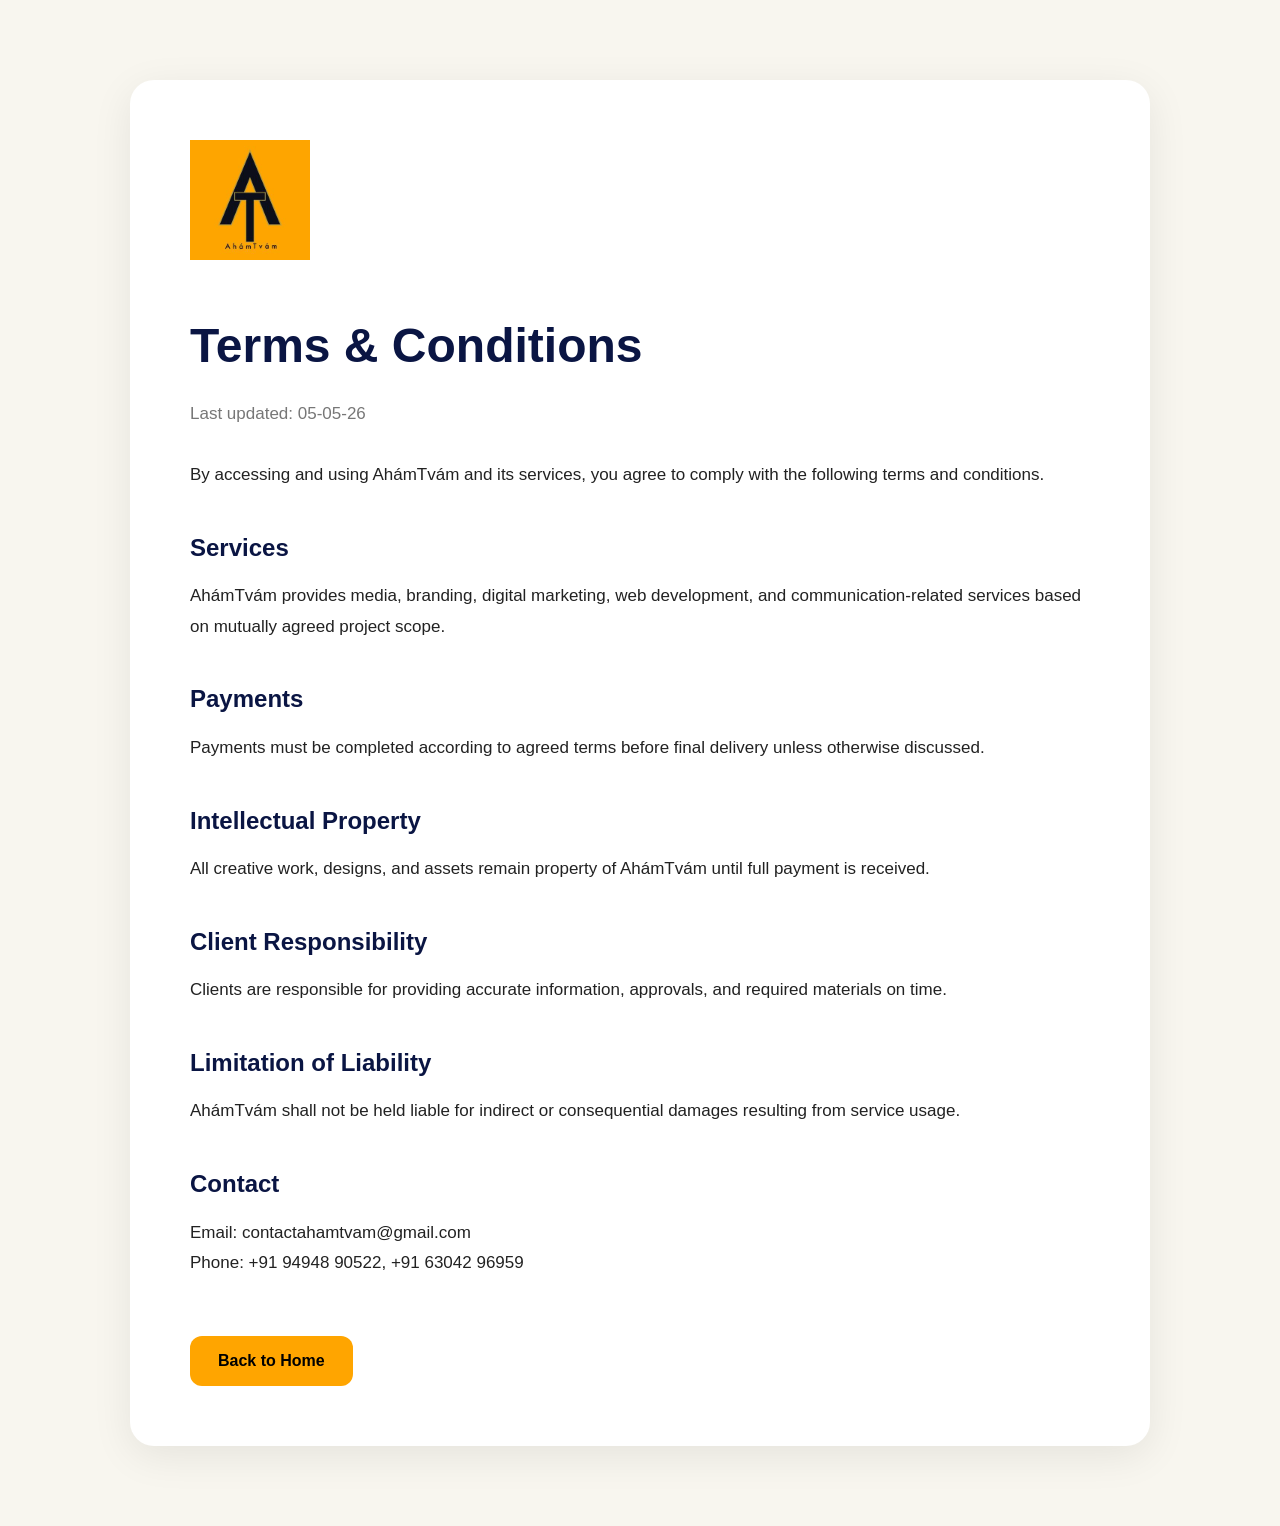
<file: terms.html>
<!DOCTYPE html>
<html lang="en">
<head>
  <meta charset="UTF-8">
  <meta name="viewport" content="width=device-width, initial-scale=1.0">
  <title>Terms & Conditions | AhámTvám</title>

  <link rel="stylesheet" href="css/main.css">
  <link rel="stylesheet" href="css/ahamtvam-custom.css">

  <style>
    body{
      background:#f8f6ef;
      color:#0A1543;
      font-family:sans-serif;
      margin:0;
      padding:0;
    }

    .policy-wrapper{
      max-width:900px;
      margin:80px auto;
      background:#ffffff;
      padding:60px;
      border-radius:24px;
      box-shadow:0 10px 40px rgba(0,0,0,0.08);
    }

    h1{
      color:#0A1543;
      margin-bottom:20px;
      font-size:48px;
    }

    h2{
      color:#0A1543;
      margin-top:40px;
      margin-bottom:15px;
    }

    p{
      line-height:1.8;
      font-size:17px;
      color:#222;
    }

    .policy-date{
      color:#777;
      margin-bottom:30px;
    }

    .back-home{
      display:inline-block;
      margin-top:40px;
      background:#FFA500;
      color:#000;
      padding:14px 28px;
      border-radius:12px;
      text-decoration:none;
      font-weight:600;
    }

    @media(max-width:768px){
      .policy-wrapper{
        margin:30px 20px;
        padding:30px;
      }

      h1{
        font-size:36px;
      }
    }
  </style>

  <!-- Google Adsense -->
    <script async src="https://pagead2.googlesyndication.com/pagead/js/adsbygoogle.js?client=ca-pub-1393971422375147"
     crossorigin="anonymous"></script>
  
</head>

<body>

<div class="policy-wrapper">

  <img src="images/ahamtvam-logo.jpeg" alt="AhámTvám Logo" style="width:120px; margin-bottom:20px;">

  <h1>Terms & Conditions</h1>

  <p class="policy-date">Last updated: 05-05-26</p>

  <p>
    By accessing and using AhámTvám and its services, you agree to comply with the following terms and conditions.
  </p>

  <h2>Services</h2>
  <p>
    AhámTvám provides media, branding, digital marketing, web development, and communication-related services based on mutually agreed project scope.
  </p>

  <h2>Payments</h2>
  <p>
    Payments must be completed according to agreed terms before final delivery unless otherwise discussed.
  </p>

  <h2>Intellectual Property</h2>
  <p>
    All creative work, designs, and assets remain property of AhámTvám until full payment is received.
  </p>

  <h2>Client Responsibility</h2>
  <p>
    Clients are responsible for providing accurate information, approvals, and required materials on time.
  </p>

  <h2>Limitation of Liability</h2>
  <p>
    AhámTvám shall not be held liable for indirect or consequential damages resulting from service usage.
  </p>

  <h2>Contact</h2>
  <p>
    Email: contactahamtvam@gmail.com<br>
    Phone: +91 94948 90522, +91 63042 96959
  </p>

  <a href="index.html" class="back-home">Back to Home</a>

</div>

</body>
</html>
</file>
<file: css/slinky-mobile-theme.css>
/*
-- Mobile Header
==========================================================
*/

.miwlo-header-area-mobile {
    display: none;
    position: fixed;
    z-index: 101;
    background-color: #ffffff;
    width: 100%;
    left: 0;
    top: 0;
    transition: all 0.4s ease-in-out;
    box-shadow: 0px 4px 5px 0px rgba(0, 0, 30, 0.06);
}

.miwlo-header-mobile .col > ul > li:last-child {
    float: right;
    margin: 19px 0;
}

.miwlo-header-mobile .col > ul > li {
    display: inline-block;
}

.miwlo-header-mobile a.mobile-logo {
    padding-left: 0;
    padding-top: 10px;
    padding-bottom: 10px;
}

.miwlo-header-mobile a.mobile-logo img {
    width: 70px;
}

.miwlo-header-mobile ul li a {
    text-decoration: none;
}

.miwlo-header-area-mobile .slinky-theme-default {
    background-color: #FFF;
}

.miwlo-header-mobile .col ul li ul li a:not(.back) {
    font-weight: 500;
    font-size: 18px;
    color: #000;
    display: block;
    padding: .6em 1em;
    transition: all 0.4s ease-in-out;
}

.bar {
    background-color: #333;
    height: 2px;
    width: 20px;
    display: block;
}

.bar:not(:last-child) {
    margin-bottom: 5px;
}

.bar:first-child {
    width: 30px;
}

.bar:last-child {
    width: 10px;
}

.slinky-theme-default .back::before,
.slinky-theme-default .next::after {
    position: relative;
    display: inline-block;
    top: 4px;
}

.miwlo-header-area-mobile .col {
    background-color: transparent;
    min-height: 90px;
}

.miwlo-header-area-mobile .col ul > li:last-child > a:after {
    display: none;
}

.slinky-theme-default a:not(.back):hover {
    background: transparent;
    color: #6513e1;
}

.slinky-theme-default .back:before {
    padding: 1em 0;
    left: 16px;
}

.slinky-theme-default .next::after {
    float: right;
}

.miwlo-header-area-mobile .mobile-header-btn-wrapper {
    position: absolute;
    right: 70px;
    top: 50%;
    transform: translateY(-50%);
}

.miwlo-header-area-mobile .mobile-header-btn-wrapper .miwlo-btn-pill {
    color: #FFF;
    padding: 14px 28px;
    display: inline-block;
}
</file>
<file: css/main.css>
/*! HTML5 Boilerplate v8.0.0 | MIT License | https://html5boilerplate.com/ */

/* main.css 2.1.0 | MIT License | https://github.com/h5bp/main.css#readme */
/*
 * What follows is the result of much research on cross-browser styling.
 * Credit left inline and big thanks to Nicolas Gallagher, Jonathan Neal,
 * Kroc Camen, and the H5BP dev community and team.
 */

/* ==========================================================================
   Base styles: opinionated defaults
   ========================================================================== */

html {
  color: #222;
  font-size: 1em;
  line-height: 1.4;
}

/*
 * Remove text-shadow in selection highlight:
 * https://twitter.com/miketaylr/status/12228805301
 *
 * Vendor-prefixed and regular ::selection selectors cannot be combined:
 * https://stackoverflow.com/a/16982510/7133471
 *
 * Customize the background color to match your design.
 */

::-moz-selection {
  background: transparent;
  text-shadow: none;
}

::selection {
  background: transparent;
  text-shadow: none;
}

h1::-moz-selection {
  background: #6513e1;
  color: #FFF;
}

h1::selection {
  background: #6513e1;
  color: #FFF;
}

h2::-moz-selection {
  background: #6513e1;
  color: #FFF;
}

h2::selection {
  background: #6513e1;
  color: #FFF;
}

h3::-moz-selection {
  background: #6513e1;
  color: #FFF;
}

h3::selection {
  background: #6513e1;
  color: #FFF;
}

h4::-moz-selection {
  background: #6513e1;
  color: #FFF;
}

h4::selection {
  background: #6513e1;
  color: #FFF;
}

h5::-moz-selection {
  background: #6513e1;
  color: #FFF;
}

h5::selection {
  background: #6513e1;
  color: #FFF;
}

h6::-moz-selection {
  background: #6513e1;
  color: #FFF;
}

h6::selection {
  background: #6513e1;
  color: #FFF;
}

p::-moz-selection {
  background: #6513e1;
  color: #FFF;
}

p::selection {
  background: #6513e1;
  color: #FFF;
}










.miwlo-orange ::-moz-selection {
  background: transparent;
  text-shadow: none;
}

.miwlo-orange ::selection {
  background: transparent;
  text-shadow: none;
}

.miwlo-orange h1::-moz-selection {
  background: #f55959;
  color: #FFF;
}

.miwlo-orange h1::selection {
  background: #f55959;
  color: #FFF;
}

.miwlo-orange h2::-moz-selection {
  background: #f55959;
  color: #FFF;
}

.miwlo-orange h2::selection {
  background: #f55959;
  color: #FFF;
}

.miwlo-orange h3::-moz-selection {
  background: #f55959;
  color: #FFF;
}

.miwlo-orange h3::selection {
  background: #f55959;
  color: #FFF;
}

.miwlo-orange h4::-moz-selection {
  background: #f55959;
  color: #FFF;
}

.miwlo-orange h4::selection {
  background: #f55959;
  color: #FFF;
}

.miwlo-orange h5::-moz-selection {
  background: #f55959;
  color: #FFF;
}

.miwlo-orange h5::selection {
  background: #f55959;
  color: #FFF;
}

.miwlo-orange h6::-moz-selection {
  background: #f55959;
  color: #FFF;
}

.miwlo-orange h6::selection {
  background: #f55959;
  color: #FFF;
}

.miwlo-orange p::-moz-selection {
  background: #f55959;
  color: #FFF;
}

.miwlo-orange p::selection {
  background: #f55959;
  color: #FFF;
}

/*
 * A better looking default horizontal rule
 */

hr {
  display: block;
  height: 1px;
  border: 0;
  border-top: 1px solid #ccc;
  margin: 1em 0;
  padding: 0;
}

/*
 * Remove the gap between audio, canvas, iframes,
 * images, videos and the bottom of their containers:
 * https://github.com/h5bp/html5-boilerplate/issues/440
 */

audio,
canvas,
iframe,
img,
svg,
video {
  vertical-align: middle;
}

/*
 * Remove default fieldset styles.
 */

fieldset {
  border: 0;
  margin: 0;
  padding: 0;
}

/*
 * Allow only vertical resizing of textareas.
 */

textarea {
  resize: vertical;
}

/* ==========================================================================
   Author's custom styles
   ========================================================================== */

/* ==========================================================================
   Helper classes
   ========================================================================== */

/*
 * Hide visually and from screen readers
 */

.hidden,
[hidden] {
  display: none !important;
}

/*
 * Hide only visually, but have it available for screen readers:
 * https://snook.ca/archives/html_and_css/hiding-content-for-accessibility
 *
 * 1. For long content, line feeds are not interpreted as spaces and small width
 *    causes content to wrap 1 word per line:
 *    https://medium.com/@jessebeach/beware-smushed-off-screen-accessible-text-5952a4c2cbfe
 */

.sr-only {
  border: 0;
  clip: rect(0, 0, 0, 0);
  height: 1px;
  margin: -1px;
  overflow: hidden;
  padding: 0;
  position: absolute;
  white-space: nowrap;
  width: 1px;
  /* 1 */
}

/*
 * Extends the .sr-only class to allow the element
 * to be focusable when navigated to via the keyboard:
 * https://www.drupal.org/node/897638
 */

.sr-only.focusable:active,
.sr-only.focusable:focus {
  clip: auto;
  height: auto;
  margin: 0;
  overflow: visible;
  position: static;
  white-space: inherit;
  width: auto;
}

/*
 * Hide visually and from screen readers, but maintain layout
 */

.invisible {
  visibility: hidden;
}

/*
 * Clearfix: contain floats
 *
 * For modern browsers
 * 1. The space content is one way to avoid an Opera bug when the
 *    `contenteditable` attribute is included anywhere else in the document.
 *    Otherwise it causes space to appear at the top and bottom of elements
 *    that receive the `clearfix` class.
 * 2. The use of `table` rather than `block` is only necessary if using
 *    `:before` to contain the top-margins of child elements.
 */

.clearfix::before,
.clearfix::after {
  content: " ";
  display: table;
}

.clearfix::after {
  clear: both;
}

/* ==========================================================================
   EXAMPLE Media Queries for Responsive Design.
   These examples override the primary ('mobile first') styles.
   Modify as content requires.
   ========================================================================== */

@media only screen and (min-width: 35em) {
  /* Style adjustments for viewports that meet the condition */
}

@media print,
  (-webkit-min-device-pixel-ratio: 1.25),
  (min-resolution: 1.25dppx),
  (min-resolution: 120dpi) {
  /* Style adjustments for high resolution devices */
}

/* ==========================================================================
   Print styles.
   Inlined to avoid the additional HTTP request:
   https://www.phpied.com/delay-loading-your-print-css/
   ========================================================================== */

@media print {
  *,
  *::before,
  *::after {
    background: #fff !important;
    color: #000 !important;
    /* Black prints faster */
    box-shadow: none !important;
    text-shadow: none !important;
  }

  a,
  a:visited {
    text-decoration: underline;
  }

  a[href]::after {
    content: " (" attr(href) ")";
  }

  abbr[title]::after {
    content: " (" attr(title) ")";
  }

  /*
   * Don't show links that are fragment identifiers,
   * or use the `javascript:` pseudo protocol
   */
  a[href^="#"]::after,
  a[href^="javascript:"]::after {
    content: "";
  }

  pre {
    white-space: pre-wrap !important;
  }

  pre,
  blockquote {
    border: 1px solid #999;
    page-break-inside: avoid;
  }

  /*
   * Printing Tables:
   * https://web.archive.org/web/20180815150934/http://css-discuss.incutio.com/wiki/Printing_Tables
   */
  thead {
    display: table-header-group;
  }

  tr,
  img {
    page-break-inside: avoid;
  }

  p,
  h2,
  h3 {
    orphans: 3;
    widows: 3;
  }

  h2,
  h3 {
    page-break-after: avoid;
  }
}
</file>
<file: css/miwlo.css>
/*------------------------------------------------------------------
[Main Stylesheet]

Project     :  Miwlo - Landing Page HTML Template
Version     :  1.0.1
Primary Use :  Saas & Software Startup
Last change :  04/03/2022[Initial Release!]
Updated By  :  ThemesTrace
-------------------------------------------------------------------*/

/*------------------------------------------------------------------
[Table of contents]

01. Body / Typography
02. Header Area
03. Miwlo App Landing
04. Miwlo Saas Landing
05. Miwlo Product Landing
06. Miwlo Digital Landing
07. About
08. Contact
09. Blog
10. Footer

-------------------------------------------------------------------*/

/*------------------------------------------------------------------
[Color codes]

# Dark: #01024e
# Grey: #c7c7c7
# Primary Color: #ff6464
# */

/*------------------------------------------------------------------
[Typography]

Body            :   18px font-family: 'Nunito', sans-serif;
Headers         :   'Lora', serif;
Input, textarea :   'Nunito', sans-serif;
Sidebar heading :   'Quicksand', sans-serif;

-------------------------------------------------------------------*/

/*
01. Body / Typography
==========================================================
*/

@import url('https://fonts.googleapis.com/css2?family=Quicksand:wght@400;500;600;700&display=swap');
@import url('https://fonts.googleapis.com/css2?family=Nunito:wght@300;400;500&display=swap');
@import url('https://fonts.googleapis.com/css2?family=Lora:wght@400;500;600;700&display=swap');

body {
    font-family: 'Nunito', sans-serif;
    font-size: 18px;
    color: #231f20;
}

h1,
h2,
h3,
h4,
h5,
h6 {
    font-family: 'Quicksand', sans-serif;
}

p {
    color: #231f20;
}

img {
	max-width: 100%;
}

.miwlo-shrink {
    position: relative;
    max-width: 80%;
    margin: 0 auto;
}

.no-padding {
    padding-left: 0;
    padding-right: 0;
}

.miwlo-btn-pill,
.miwlo-btn-border {
    padding: 10px 30px;
    display: inline-block;
    text-decoration: none;
    border-radius: 5px;
    width: max-content;
    -webkit-transition: all .3s ease-in;
    -o-transition: all .3s ease-in;
    transition: all .3s ease-in;
}

.miwlo-btn-pill {
    background-color: #6513e1;
    color: #FFF;
    border: 2px solid transparent;
}

.miwlo-btn-pill span,
.miwlo-btn-border span {
    display: block;
    color: #898989;
    font-size: 14px;
    line-height: 1;
}

.miwlo-header-area-mobile .miwlo-btn-pill span,
.miwlo-header-area-mobile .miwlo-btn-border span {
    color: #FFF;
    font-size: 18px;
}

.miwlo-btn-pill:hover span {
    color: #6513e1 !important;
}

.miwlo-btn-pill .icon,
.miwlo-btn-border .icon {
    font-size: 30px;
    margin-right: 13px;
}

.miwlo-btn-pill:hover {
    text-decoration: none;
    background-color: transparent;
    border: 2px solid #6513e1;
    color: #6513e1;
}

.miwlo-btn-border {
    border: 2px solid #6513e1;
    color: #6513e1;
}

.miwlo-btn-border:hover {
    text-decoration: none;
    color: #FFF;
    background-color: #6513e1;
    border: 2px solid transparent;
}

.miwlo-btn-pill.radius,
.miwlo-btn-border.radius {
    border-radius: 50px;
}

.miwlo-btn-pill.primary,
.miwlo-btn-border.primary {
    border-radius: 10px;
}

.miwlo-btn-pill.btn-orange {
    background-color: #f55959;
}

.miwlo-btn-pill.btn-orange:hover {
    border: 2px solid #f55959;
    background-color: transparent;
    color: #f55959;
}

.miwlo-btn-pill.btn-orange:hover span {
    color: #f55959;
}

.miwlo-btn-border.btn-orange {
    border: 2px solid #f55959;
    color: #f55959;
}

.miwlo-btn-border.btn-orange:hover {
    background-color: #f55959;
    border: 2px solid transparent;
}

.miwlo-btn-border.btn-black {
    border: 2px solid #231f20;
    color: #231f20;
}

.miwlo-btn-border.btn-black:hover {
    background-color: #231f20;
    color: #FFF;
    border: 2px solid transparent;
}

.miwlo-btn-pill.btn-black {
    background-color: #231f20;
}

.miwlo-btn-pill.btn-black:hover {
    border: 2px solid #231f20;
    background-color: transparent;
    color: #231f20;
}

.miwlo-btn-pill.btn-black:hover span {
    color: #231f20;
}

.section-heading {
    font-weight: 600;
}

.section-subheading {
    color: #797979;
}

.section-subheading-orange {
    color: #f55959;
}

.section-subheading,
.section-subheading-orange {
    font-family: 'Quicksand', sans-serif;
    line-height: 1;
    margin-bottom: 0;
    font-size: 18px;
    letter-spacing: 0.7px;
    text-transform: uppercase;
}

@-moz-keyframes spin {
    100% {
        -moz-transform: rotate(360deg);
    } 
}
@-webkit-keyframes spin {
    100% {
        -webkit-transform: rotate(360deg);
    }
}
@keyframes spin {
    100% {
        -webkit-transform: rotate(360deg);
        transform:rotate(360deg);
    }
}

.loader-wrapper {
	position: fixed;
    top: 0;
    left: 0;
    right: 0;
	z-index: 99999;
	text-align: center;
	background-color: #FFF;
	display: flex;
	flex-direction: column;
	align-items: center;
	justify-content: center;
	height: 100vh;
    background-image: url(../images/shape/dot-grid.png);
}

.loading-text h1 {
	background-image: url(https://media.giphy.com/media/26BROrSHlmyzzHf3i/giphy.gif);
	background-size: cover;
	color: transparent;
	-moz-background-clip: text;
	-webkit-background-clip: text;
	font-size: 120px;
}



/*
02. Header Area
==========================================================
*/

.header-area-desktop {
    position: fixed;
    top: 0;
    width: 100%;
    z-index: 999;
    height: 100px;
    -webkit-transition: all .3s ease-in;
    -o-transition: all .3s ease-in;
    transition: all .3s ease-in;
}

.navbar-brand img {
    width: 70px;
}

.miwlo-white-bg {
    background-color: #fff;
}

.header-area-desktop.fixed {
    background: #fff;
	box-shadow: 0px 0px 30px 0px rgba(0, 0, 0, 0.04);
}

.miwlo-initial-navbar {
    padding: 0;
}

.miwlo-initial-navbar ul.navbar-nav > li > a {
    position: relative;
    font-size: 18px;
    text-transform: capitalize;
    text-decoration: none;
    line-height: 100px;
    color: #231f20;
    -webkit-transition: all .3s ease-in;
    -o-transition: all .3s ease-in;
    transition: all .3s ease-in;
}

.miwlo-initial-navbar ul.navbar-nav > li:not(:last-child) {
    margin-right: 30px;
}

.miwlo-white-menu .miwlo-initial-navbar .navbar-collapse > ul.navbar-nav > li > a,
.miwlo-white-menu .miwlo-initial-navbar .navbar-collapse > ul.navbar-nav > li > a:hover {
    color: #fff;
}

.miwlo-white-menu.fixed .miwlo-initial-navbar ul.navbar-nav li a,
.miwlo-white-menu.fixed .miwlo-initial-navbar ul.navbar-nav li a:hover {
    color: #231f20;
}

.fixed .miwlo-initial-navbar > ul.navbar-nav > li a {
    line-height: 80px;
    height: 80px;
}

.mega-menu-wrap a p {
    position: relative;
    display: block; 
    width: max-content;
    margin: auto;
}

.miwlo-dropdown-menu li a {
    position: relative;
}

.miwlo-initial-navbar .collapse > ul.navbar-nav > li > a:before,
.mega-menu-wrap a p:before,
.miwlo-dropdown-menu li a:before {
    content: '';
    position: absolute;
    left: 0;
    top: 100%;
    width: 100%;
    border-top-width: .13em;
    border-top-style: solid;
    transform: scaleX(0);
    transform-origin: right center;
    transition: transform 0.25s cubic-bezier(0.86, .2, 0.17, 1);
}

.miwlo-header-blue .miwlo-initial-navbar .collapse > ul.navbar-nav > li > a:before,
.miwlo-header-blue .mega-menu-wrap a p:before {
    border-color: #6513e1;
}

.miwlo-header-orange .miwlo-initial-navbar .collapse > ul.navbar-nav > li > a:before,
.miwlo-header-orange .mega-menu-wrap a p:before {
    border-color: #f55959;
}

.miwlo-header-blue .miwlo-initial-navbar .collapse > ul.navbar-nav > li > a.active,
.miwlo-header-blue .miwlo-initial-navbar .collapse > ul.navbar-nav > li > a:hover {
    color: #6513e1;
}

.miwlo-header-orange .miwlo-initial-navbar .collapse > ul.navbar-nav > li > a.active,
.miwlo-header-orange .miwlo-initial-navbar .collapse > ul.navbar-nav > li > a:hover {
    color: #f55959;
}

.miwlo-initial-navbar ul.navbar-nav li a:hover:before,
.miwlo-initial-navbar ul.navbar-nav li a.active:before,
.mega-menu-wrap a:hover p:before {
    transform: scaleX(1);
    transform-origin: left center;
}

/* Dropdown menu css */

.miwlo-initial-navbar ul li ul.sub-menu {
    position: absolute;
    background-color: #fff;
    width: 250px;
    z-index: 9;
    margin: 0;
    padding: 0;
    list-style: none;
    opacity: 0;
    visibility: hidden;
    border-radius: 5px;
    transform: translate(0, 10px);
    transition: opacity 200ms ease-in, transform 200ms ease-in, visibility 200ms ease-in;
}

.miwlo-initial-navbar ul li:hover > ul.sub-menu {
    opacity: 1;
    transform: translate(0, 0);
    visibility: visible;
}

.miwlo-initial-navbar ul li ul.sub-menu li:first-child a {
    padding-top: 24px;
}

.miwlo-initial-navbar ul li ul.sub-menu li:last-child a {
    padding-bottom: 24px;
}

.miwlo-initial-navbar ul li ul.sub-menu li a {
    color: #01024e;
    line-height: 1;
    padding: 0;
    font-size: 16px;
    text-decoration: none;
    display: inline-block;
    padding: 15px 20px;
    position: relative;
    margin-right: 0;
    width: 100%;
    background: #fff;
    border-radius: 5px;
    -webkit-transition: all .3s ease-in;
    -o-transition: all .3s ease-in;
    transition: all .3s ease-in;
}

.miwlo-initial-navbar ul li ul.sub-menu li:hover a {
    box-shadow: 0px 4px 5px 0px rgba(0, 0, 30, 0.06);
    -webkit-transform: scale(1.04);
    -moz-transform: scale(1.04);
    -ms-transform: scale(1.04);
    -o-transform: scale(1.04);
    transform: scale(1.04);
}

li.mega-drop-down {
	position: static;
}

.miwlo-dropdown {
    position: relative;
}

.mega-menu,
.miwlo-dropdown-menu {
	right: 0;
	padding-top: 0;
	position: absolute;
	background-color: #FFF;
	visibility: hidden;
	opacity: 0;
	display: block;
	top: 100%;
    -webkit-transform: translateY(20px);
    -ms-transform: translateY(20px);
    transform: translateY(20px);
    -webkit-transition: all .3s ease-in;
    -o-transition: all .3s ease-in;
    transition: all .3s ease-in;
	border-radius: 10px;
	box-shadow: 0px 0px 30px 0px rgba(0, 0, 0, 0.04);
}

.mega-menu {
	left: 0;
}

.miwlo-dropdown-menu {
    width: max-content;
    left: -50px;
}

.miwlo-dropdown-menu {
    margin: 0;
    padding: 30px;
    list-style: none;
}

.miwlo-dropdown-menu li:not(:last-child) {
    padding-bottom: 10px;
}

.miwlo-dropdown-menu li a {
    text-decoration: none;
}

.miwlo-dropdown-menu li a:hover {
    color: #231f20;
}

.mega-drop-down:hover .mega-menu,
.miwlo-dropdown:hover .miwlo-dropdown-menu {
	visibility: visible;
	opacity: 1;
    -webkit-transform: translateY(0);
    -ms-transform: translateY(0);
    transform: translateY(0);
}

.mega-menu-wrap {
	padding: 30px;
}

.mega-menu-wrap a,
.mega-menu-wrap a:hover {
	text-decoration: none;
}

.mega-menu-wrap a:hover > img {
	opacity: .5;
}

.mega-menu-wrap a img {
	box-shadow: 0px 0px 30px 0px rgba(0, 0, 0, 0.04);
	border: 1px solid #efefef;
    border-radius: 10px;
    -webkit-transition: all .3s ease-in;
    -o-transition: all .3s ease-in;
    transition: all .3s ease-in;
}

.mega-menu-wrap a p {
    text-align: center;
    margin-top: 20px;
    margin-bottom: 0;
}

.mega-menu-wrap .col-md-3:not(:nth-of-type(-n+4)) {
	margin-top: 30px;
}

.button-wrapper {
    list-style: none;
}


/*
03. Miwlo App Landing
==========================================================
*/

.miwlo-app-landing-banner-wrap {
    position: relative;
    background-color: #FBEFE7;
}

.app-landing-top-shape .small-dot-wrapper,
.app-landing-top-shape .app-circle-shape,
.app-landing-top-shape .circle-dot-left,
.app-landing-top-shape .circle-dot-right,
.app-landing-bottom-shape .app-line-dot-small-bottom,
.app-landing-bottom-shape .circle-dot-bottom-left {
    position: absolute;
}

.app-landing-top-shape .app-circle-shape {
    top: -45px;
    -webkit-animation: spin 3s ease-in infinite;
    -moz-animation: spin 3s ease-in infinite;
    animation: spin 3s ease-in infinite;
}

.app-landing-top-shape .small-dot-wrapper {
    top: 130px;
    left: 30px;
}

.app-landing-bottom-shape .app-line-dot-small-bottom {
    bottom: 100px;
    left: 48%;
}

.app-landing-bottom-shape .circle-dot-bottom-left {
    left: 50px;
    bottom: 150px;
}

.miwlo-app-landing-banner-text h2 {
    font-family: 'Lora', serif;
    font-weight: 400;
}

.miwlo-app-landing-banner-text a {
    margin-top: 20px;
    margin-right: 15px;
}

.miwlo-app-landing-banner-right {
    position: relative;
}

.miwlo-app-landing-banner-image,
.miwlo-app-landing-banner-image .mobile {
    position: relative;
    z-index: 1;;
}

@keyframes rotate {
    to {
      transform: rotate(360deg);
    }
  }

.miwlo-app-landing-banner-image .mobile {
    width: 65%;
    display: block;
    margin: auto;
}


.app-landing-moible-bg {
    opacity: .7;
    position: absolute;
    top: 50%;
    transform: translateY(-50%);
}

.miwlo-why-choose-wrap {
    position: relative;
}

.miwlo-why-choose-left-shape,
.miwlo-why-choose-right-shape {
    position: absolute;
}

.miwlo-why-choose-left-shape {
    top: 50%;
    -webkit-transform: translateY(-50%);
    -moz-transform: translateY(-50%);
    transform: translateY(-50%);
}

.miwlo-why-choose-right-shape {
    right: 0;
    top: 0;
    z-index: -1;
}

.why-choice-options {
    background-color: #FFF;
    box-shadow: 0px 0px 30px 0px rgb(0 0 0 / 4%);
    padding: 50px 40px;
    border-radius: 20px;
}

.why-choice-options h2 {
    font-size: 60px;
    margin-bottom: 10px;
}

.why-choice-options h2 + p {
    opacity: .8;
}

.why-choice-options p {
    margin-bottom: 0;
}

.why-choice-options-img-wrap {
    position: relative;
    padding-bottom: 30px;
}

.why-choice-options-img-wrap:before {
    position: absolute;
    content: '';
}

.why-choice-options a {
    margin-top: 10px;
}

.why-choice-options.option-two .miwlo-btn-pill {
    border-color: #f55959;
    background-color: #f55959;
    color: #FFF;
}

.why-choice-options.option-two .miwlo-btn-pill:hover {
    background-color: #FFF;
    color: #f55959;
}

.why-choice-options.option-three .miwlo-btn-pill {
    border-color: #49beb7;
    background-color: #49beb7;
    color: #FFF;
}

.why-choice-options.option-three .miwlo-btn-pill:hover {
    background-color: #FFF;
    color: #49beb7;
}

.miwlo-features-wrap {
    position: relative;
}

.miwlo-feature-img-wrapper {
    position: relative;
}

.miwlo-feature-img {
    position: relative;
    z-index: 1;
}

.miwlo-features-text-wrapper h3 {
    font-family: 'Lora', serif;
    font-weight: 400;
}

.miwlo-feature-img img,
.miwlo-feature-small-img-top img,
.miwlo-feature-small-img-bottom img {
    border-radius: 5px;
}

.feature-one.feature-v2 .miwlo-feature-img-shape {
    left: 60px;
}

.miwlo-feature-small-img-top,
.miwlo-feature-small-img-bottom {
    position: absolute !important;
    z-index: 1;
}

.miwlo-feature-small-img-top {
    right: -70px;
    top: -40px;
}

.miwlo-feature-small-img-bottom {
    left: -70px;
    bottom: -20px;
}

.miwlo-feature-img-shape {
    position: absolute;
    top: -50px;
    right: 40px;
}

.miwlo-features-text-wrapper ul {
    margin: 30px 0 0 0;
    padding: 0;
    list-style: none;
}

.miwlo-features-text-wrapper ul li {
    position: relative;
    padding-left: 45px;
}

.miwlo-features-text-wrapper ul li:nth-child(odd):before {
    position: absolute;
    content: '';
    width: 25px;
    height: 25px;
    top: 3px;
    left: 0;
    background-image: url('../images/shape/list-bullet-01.png');
}

.miwlo-features-text-wrapper ul li:nth-child(even):before {
    position: absolute;
    content: '';
    width: 25px;
    height: 25px;
    top: 3px;
    left: 0;
    background-image: url('../images/shape/list-bullet-02.png');
}

.miwlo-features-text-wrapper a {
    margin-top: 20px;
}

.feature-circle-dot-left,
.feature-circle-dot-bottom-left,
.feature-triangle-shape {
    position: absolute;
}

.feature-one .feature-circle-dot-left {
    top: 0;
    left: 200px;
}

.feature-one .feature-circle-dot-bottom-left {
    bottom: -100px;
    left: 250px;
}

.feature-one .feature-triangle-shape {
    right: 0;
    bottom: -100px;
}

.feature-two .feature-circle-dot-left {
    top: 0;
    right: 200px;
}

.feature-two .feature-circle-dot-bottom-left {
    bottom: 0px;
    right: 250px;
}

.feature-two .feature-triangle-shape {
    left: 0;
    bottom: -100px;
}

.miwlo-download-app-wrap {
    position: relative;
    overflow: hidden;
    background-color: #FBEFE7;
}

.miwlo-download-app {
    position: relative;
}

.miwlo-download-shape {
    position: absolute;
    top: -1px;
    left: -1px;
}

.miwlo-download-app-screenshot {
    position: absolute;
    right: 0;
    text-align: right;
}

.miwlo-download-app-text h3,
.miwlo-subscribe-text h3 {
    font-family: 'Lora', serif;
    font-weight: 400;
}

.miwlo-download-app-text a {
    margin-top: 20px;
}

.miwlo-app-screenshot-text {
    margin-bottom: 65px;
}

.miwlo-app-screenshot-preview {
    position: relative;
}

.app-screenshot-mobile-frame {
    position: absolute;
    left: 0;
    right: 0;
    margin: auto;
    width: max-content;
    z-index: 2;
}

.miwlo-app-screenshot-wrap .swiper-container {
    width: 100%;
    padding-bottom: 30px;
    padding-top: 40px;
    margin-left: auto;
    margin-right: auto;
    position: relative;
    overflow: hidden;
    z-index: 1
}

.miwlo-app-screenshot-wrap .swiper-container-no-flexbox .swiper-slide {
    float: left
}

.miwlo-app-screenshot-wrap .swiper-container-vertical>.swiper-wrapper {
    -webkit-box-orient: vertical;
    -ms-flex-direction: column;
    flex-direction: column
}

.miwlo-app-screenshot-wrap .swiper-wrapper {
    position: relative;
    width: 100%;
    height: 100%;
    z-index: 1;
    display: -webkit-box;
    display: -ms-flexbox;
    display: flex;
    -webkit-transition-property: -webkit-transform;
    transition-property: -webkit-transform;
    transition-property: transform;
    transition-property: transform, -webkit-transform;
    box-sizing: content-box
}

.miwlo-app-screenshot-wrap .swiper-container-android .swiper-slide,
.miwlo-app-screenshot-wrap .swiper-wrapper {
    -webkit-transform: translate3d(0, 0, 0);
    transform: translate3d(0, 0, 0);
}

.miwlo-app-screenshot-wrap .swiper-container-multirow>.swiper-wrapper {
    -webkit-box-lines: multiple;
    -moz-box-lines: multiple;
    -ms-flex-wrap: wrap;
    flex-wrap: wrap
}

.miwlo-app-screenshot-wrap .swiper-container-free-mode>.swiper-wrapper {
    -webkit-transition-timing-function: ease-out;
    transition-timing-function: ease-out;
    margin: 0 auto
}

.miwlo-app-screenshot-wrap .swiper-slide {
    -webkit-flex-shrink: 0;
    -ms-flex: 0 0 auto;
    -ms-flex-negative: 0;
    flex-shrink: 0;
    width: 100%;
    height: 100%;
    position: relative
}

.miwlo-app-screenshot-wrap .swiper-3d .swiper-slide-shadow-left,
.miwlo-app-screenshot-wrap .swiper-3d .swiper-slide-shadow-right {
    background-image: none;
}

.miwlo-app-screenshot-wrap .swiper-slide img {
    display: block;
    margin: auto;
    width: 100%;
    box-shadow: 0px 0px 30px 0px rgb(0 0 0 / 4%);
}

.miwlo-app-screenshot-wrap .swiper-container-autoheight,
.miwlo-app-screenshot-wrap .swiper-container-autoheight .swiper-slide {
    height: auto
}

.miwlo-app-screenshot-wrap .swiper-container-autoheight .swiper-wrapper {
    -webkit-box-align: start;
    -ms-flex-align: start;
    align-items: flex-start;
    -webkit-transition-property: -webkit-transform, height;
    -webkit-transition-property: height, -webkit-transform;
    transition-property: height, -webkit-transform;
    transition-property: transform, height;
    transition-property: transform, height, -webkit-transform
}

.miwlo-app-screenshot-wrap .swiper-container .swiper-notification {
    position: absolute;
    left: 0;
    top: 0;
    pointer-events: none;
    opacity: 0;
    z-index: -1000
}

.miwlo-app-screenshot-wrap .swiper-wp8-horizontal {
    -ms-touch-action: pan-y;
    touch-action: pan-y
}

.miwlo-app-screenshot-wrap .swiper-wp8-vertical {
    -ms-touch-action: pan-x;
    touch-action: pan-x
}

.miwlo-app-screenshot-wrap .swiper-container-3d {
    -webkit-perspective: 1200px;
    -o-perspective: 1200px;
    perspective: 1200px
}

.miwlo-app-screenshot-wrap .swiper-container-3d .swiper-cube-shadow,
.miwlo-app-screenshot-wrap .swiper-container-3d .swiper-slide,
.miwlo-app-screenshot-wrap .swiper-container-3d .swiper-slide-shadow-bottom,
.miwlo-app-screenshot-wrap .swiper-container-3d .swiper-slide-shadow-left,
.miwlo-app-screenshot-wrap .swiper-container-3d .swiper-slide-shadow-right,
.miwlo-app-screenshot-wrap .swiper-container-3d .swiper-slide-shadow-top,
.miwlo-app-screenshot-wrap .swiper-container-3d .swiper-wrapper {
    -webkit-transform-style: preserve-3d;
    transform-style: preserve-3d
}

.miwlo-app-screenshot-wrap .swiper-container-3d .swiper-slide-shadow-bottom,
.miwlo-app-screenshot-wrap .swiper-container-3d .swiper-slide-shadow-left,
.miwlo-app-screenshot-wrap .swiper-container-3d .swiper-slide-shadow-right,
.miwlo-app-screenshot-wrap .swiper-container-3d .swiper-slide-shadow-top {
    position: absolute;
    left: 0;
    top: 0;
    width: 100%;
    height: 100%;
    pointer-events: none;
    z-index: 10
}

.miwlo-app-screenshot-wrap .swiper-container-3d .swiper-slide-shadow-left,
.miwlo-app-screenshot-wrap .swiper-container-3d .swiper-slide-shadow-right,
.miwlo-app-screenshot-wrap .swiper-container-3d .swiper-slide-shadow-top,
.miwlo-app-screenshot-wrap .swiper-container-3d .swiper-slide-shadow-bottom {
    background-image: none;
}

.miwlo-app-screenshot-wrap .swiper-container-coverflow .swiper-wrapper,
.miwlo-app-screenshot-wrap .swiper-container-flip .swiper-wrapper {
    -ms-perspective: 1200px
}

.miwlo-app-screenshot-wrap .miwlo-app-screenshot-slide .swiper-slide {
    width: 250px;
    transform: unset !important;
}

.miwlo-app-screenshot-wrap .swiper-slide .slider-image .preview-icon {
    z-index: -1;
    width: calc(100% - 30px);
}

.miwlo-app-screenshot-wrap .swiper-slide.swiper-slide-active .slider-image:hover .preview-icon {
    opacity: 1;
    -ms-filter: "progid:DXImageTransform.Microsoft.Alpha(Opacity=100)";
    z-index: 1;
}

.miwlo-app-screenshot-wrap .slider-image img {
    transform: scale(.9);
}

.miwlo-app-screenshot-wrap .swiper-slide-prev .slider-image img,
.miwlo-app-screenshot-wrap .swiper-slide-next .slider-image img {
    transform: scale(1);
}

.miwlo-app-screenshot-wrap .swiper-slide-prev .slider-image img {
    margin-left: -15px;
}

.miwlo-app-screenshot-wrap .swiper-slide-next .slider-image img {
    margin-right: -15px;
}

.miwlo-app-screenshot-wrap .swiper-slide-active .slider-image img {
    transform: scale(1.1);
    border-radius: 20px;
    -webkit-transition: all .3s ease-in;
    -o-transition: all .3s ease-in;
    transition: all .3s ease-in;
}

.miwlo-app-screenshot-wrap .swiper-next,
.miwlo-app-screenshot-wrap .swiper-prev {
    position: absolute;
    top: 50%;
    transform: translateY(-50%);
    border: 1px solid #231f20;
    background-color: #231f20;
    width: 50px;
    height: 50px;
    border-radius: 50px;
    color: #FFF;
    padding: 10px;
    z-index: 1;
    -webkit-transition: all .3s ease-in;
    -o-transition: all .3s ease-in;
    transition: all .3s ease-in;
}

.miwlo-app-screenshot-wrap .swiper-next:hover,
.miwlo-app-screenshot-wrap .swiper-prev:hover {
    background-color: #FFF;
    color: #231f20;
}

.miwlo-app-screenshot-wrap .swiper-next:focus,
.miwlo-app-screenshot-wrap .swiper-prev:focus {
    outline: 0;
}

.miwlo-app-testimonial-wrap {
    position: relative;
    overflow: hidden;
}

.testimonial-triangle-shape {
    position: absolute;
    right: 0;
    bottom: 200px;
}

.miwlo-app-testimonial-text {
    position: relative;
    overflow: hidden;
    padding: 150px 80px 145px 80px;
    background-color: #FBEFE7;
    border-radius: 0px 30px 30px 0;
}

.miwlo-app-testimonial-text h2 {
    font-family: 'Lora', serif;
    font-weight: 400;
    margin: 0;
    position: relative;
    z-index: 1;
}

.miwlo-testimonial-text-icon {
    position: absolute;
    top: 60px;
    left: 40px;
}

.miwlo-testimonial-text-icon .layer div {
    position: relative;
    padding: 25px;
    width: 90px;
    height: 90px;
    border: 2px solid #231f20;
    border-radius: 50%;
}

.miwlo-testimonial-text-shape {
    position: absolute;
    bottom: 90px;
    left: 40px;
    opacity: .3;
}

.miwlo-app-testimonial-shape {
    position: absolute;
    top: -25px;
    left: -35px;
    transform: scale(.8);
}

.miwlo-app-testimonial-slide-container {
    position: relative;
    overflow: hidden;
}

.miwlo-testimonial-slide-shape-top {
    position: absolute !important;
    left: 20px;
    top: -10px;
}

.miwlo-testimonial-slide-shape-bottom {
    position: absolute !important;
    right: 50px;
    bottom: 10px;
}

.miwlo-app-testimonial-single-slide p {
    font-weight: 300;
}

.testimonial-pagination {
    margin-top: 45px;
}

.testimonial-pagination.swiper-pagination-bullets {
    bottom: 30px;
    position: relative;
}

.testimonial-pagination .swiper-pagination-bullet {
    margin: 0 15px !important;
    background: transparent;
    border: none;
    font-size: 0;
    line-height: 0;
    opacity: .7;
    width: auto;
    height: auto;
}

.testimonial-pagination .swiper-pagination-bullet:focus {
    outline: 0;
}

.testimonial-pagination .swiper-pagination-bullet.swiper-pagination-bullet-active {
    opacity: 1;
}

.testimonial-pagination .swiper-pagination-bullet .client-image {
    width: 80px;
    background-color: transparent;
    padding: 5px;
    -webkit-transition: all .15s ease-in;
    -o-transition: all .15s ease-in;
    transition: all .15s ease-in;
}

.testimonial-pagination .client-image img {
    border-radius: 50%;
}

.testimonial-pagination .swiper-pagination-bullet.swiper-pagination-bullet-active .client-image {
    width: 80px;
    padding: 0;
}

.miwlo-testimonial-slide-container {
    overflow: hidden;
    margin-top: 40px;
}

.mt-img-wrapper {
    position: relative;
    margin-right: 15px;
    margin-bottom: 15px;
}

.mt-img-wrapper img {
    width: 80px;
    border-radius: 5px;
}

.mt-img-wrapper:after {
    position: absolute;
    content: '';
    width: 87px;
    height: 90px;
    background-repeat: no-repeat;
    background-position: center center;
    top: -30px;
    left: 15px;
    background-image: url(../images/icons/icon-bg-01.png);
    z-index: -1;
}

.mt-qualification {
    color: #77797c;
}

.miwlo-testimonial-single-slide-review-text p {
    font-weight: 300;
    margin-bottom: 0;
}

.miwlo-who-work-with-us {
    padding-bottom: 130px;
}

.miwlo-who-work-with-us-container {
    padding: 50px 0;
    border-radius: 20px;
    border: 1px solid rgba(0, 0, 0, .1)
}

.who-work-with-us-image {
    opacity: 0.5;
    -webkit-transition: all .3s ease-in;
    -o-transition: all .3s ease-in;
    transition: all .3s ease-in;
}

.who-work-with-us-image:hover {
    opacity: 1;
}

.miwlo-subscribe-newsletter-wrap.is-full-width {
    overflow: hidden;
    position: relative;
    background-color: #FBEFE7;
}

.miwlo-subscribe-newsletter {
    position: relative;
    overflow: hidden;
    border-radius: 20px;
    background-color: #FBEFE7;
}

.miwlo-section-blue .miwlo-subscribe-newsletter {
    background-image: -moz-linear-gradient( 30deg, rgb(142,45,226) 40%, rgb(74,0,224) 100%);
    background-image: -webkit-linear-gradient( 30deg, rgb(142,45,226) 40%, rgb(74,0,224) 100%);
    background-image: -ms-linear-gradient( 30deg, rgb(142,45,226) 40%, rgb(74,0,224) 100%);

}

.miwlo-subscribe-text {
    position: relative;
}

.miwlo-section-blue .miwlo-subscribe-text h3,
.miwlo-section-blue .miwlo-subscribe-text p {
    color: #FFF;
}

.miwlo-subscribe-text h3 {
    margin-top: 0;
}

.miwlo-subscribe-text p {
    margin-bottom: 0;
}

.miwlo-subscribe-form form input[type="email"] {
    background: transparent;
    border: none;
    border-bottom: 2px solid #231f20;
    padding: 20px 0;
    border-radius: 0;
    display: inline-block;
    width: 50%;
    color: #231f20;
    font-size: 18px;
}

.miwlo-section-blue .miwlo-subscribe-form form input[type="email"] {
    border-bottom: 1px solid #FFF;
    color: #FFF;
}

.miwlo-subscribe-form form input[type="submit"] {
    display: inline-block;
    background: transparent;
    border-radius: 5px;
    padding: 20px 50px;
    color: #231f20;
    border: 2px solid #231f20;
    -webkit-transition: all .3s ease-in;
    -o-transition: all .3s ease-in;
    transition: all .3s ease-in;
}

.miwlo-section-blue .miwlo-subscribe-form form input[type="submit"] {
    border: 1px solid #FFF;
    color: #FFF;
}

.miwlo-subscribe-form form input[type="submit"]:hover {
    color: #FFF;
    background-color: #231f20;
    border-color: #231f20;
}

.miwlo-section-blue .miwlo-subscribe-form form input[type="submit"]:hover {
    color: #6513e1;
    background-color: #FFF;
    border-color: #FFF;
}

.miwlo-subscribe-form form input[type="email"]::-webkit-input-placeholder { /* Chrome/Opera/Safari */
    color: rgba(0, 0, 0, .9);
}

.miwlo-subscribe-form form input[type="email"]::-moz-placeholder { /* Firefox 19+ */
    color: rgba(0, 0, 0, .9);
}

.miwlo-subscribe-form form input[type="email"]:-ms-input-placeholder { /* IE 10+ */
    color: rgba(0, 0, 0, .9);
}

.miwlo-subscribe-form form input[type="email"]:-moz-placeholder { /* Firefox 18- */
    color: rgba(0, 0, 0, .9);
}

.miwlo-section-blue .miwlo-subscribe-form form input[type="email"]::-webkit-input-placeholder { /* Chrome/Opera/Safari */
    color: rgba(255, 255, 255, .9);
}

.miwlo-section-blue .miwlo-subscribe-form form input[type="email"]::-moz-placeholder { /* Firefox 19+ */
    color: rgba(255, 255, 255, .9);
}

.miwlo-section-blue .miwlo-subscribe-form form input[type="email"]:-ms-input-placeholder { /* IE 10+ */
    color: rgba(255, 255, 255, .9);
}

.miwlo-section-blue .miwlo-subscribe-form form input[type="email"]:-moz-placeholder { /* Firefox 18- */
    color: rgba(255, 255, 255, .9);
}

.miwlo-footer-wrap {
    padding: 150px 0 145px;
    position: relative;
}

.footer-triangle-shape-top {
    position: absolute !important;
    left: 60%;
    top: 60px;
}

.footer-triangle-shape-bottom {
    position: absolute !important;
    bottom: 150px;
    left: 32%;
}

.miwlo-footer-logo {
    width: 70px;
    margin-bottom: 20px;
}

.miwlo-footer-text {
    position: relative;
    z-index: 1;
}

.miwlo-footer-text h3 {
    margin-top: 0;
}

.miwlo-footer-social,
.miwlo-footer-text ul {
    margin: 0;
    padding: 0;
    list-style: none;
}

.miwlo-footer-social li {
    display: inline-block;
}

.miwlo-footer-social li  a {
    border: 1px solid #231f20;
    background-color: #231f20;
    padding: 5px;
    color: #FFF;
    display: inline-block;
    width: 40px;
    text-align: center;
    height: 40px;
    border-radius: 50%;
    margin-right: 5px;
}

.miwlo-footer-social li  a:hover {
    background-color: #FFF;
    color: #231f20;
}

.miwlo-footer-text ul li {
    margin-bottom: 5px;
}

.miwlo-footer-text p a,
.miwlo-footer-social li  a,
.miwlo-footer-text ul li a {
    text-decoration: none;
    -webkit-transition: all .3s ease-in;
    -o-transition: all .3s ease-in;
    transition: all .3s ease-in;
}

.app-circle-shape-footer {
    position: absolute;
    bottom: 0;
    right: 0;
}

/*
04. Miwlo Saas Landing
==========================================================
*/

.miwlo-saas-landing-banner-wrap {
    position: relative;
}

.miwlo-saas-landing-banner-bg {
    position: absolute;
    top: 0;
    left: 0;
    right: 0;
    z-index: -1;
}

.miwlo-saas-landing-banner-bg img {
    width: 100%;
}

.miwlo-saas-landing-banner-wrap h3 {
    margin-top: 0;
    font-weight: 400;
    font-family: 'Lora', serif;
}

.miwlo-saas-landing-banner-text p {
    margin-bottom: 40px;
}

.miwlo-saas-landing-banner-image {
    position: relative;
    z-index: 1;
}

.miwlo-saas-landing-banner-image .saas-banner-img {
    border-radius: 5px;
    box-shadow: 0 0 40px 0 rgb(255 230 231 / 30%);
}

.saas-landing-top-shape .circle-dot-left,
.saas-landing-top-shape .circle-dot-right,
.saas-landing-bottom-shape .circle-dot-bottom-right,
.saas-landing-middle-shape .triangle-shape-left,
.saas-landing-middle-shape .triangle-shape-right,
.miwlo-saas-banner-img-left-shape,
.miwlo-saas-banner-img-right-shape {
    position: absolute !important;
}

.saas-landing-bottom-shape .circle-dot-bottom-right {
    top: 72vh;
    right: 240px;
}

.miwlo-saas-banner-img-right-shape {
    z-index: -1;
}

.miwlo-why-choose-v2 .why-choice-options {
    position: relative;
    border-radius: 20px;
    box-shadow: 0px 10px 22px 2px rgb(244, 244, 244);
    overflow: hidden;
}

.miwlo-why-choose-v2 .miwlo-why-choose-bottom-shape {
    position: absolute;
    -webkit-transition: all .3s ease-in;
    -o-transition: all .3s ease-in;
    transition: all .3s ease-in;
}

.miwlo-why-choose-v2 .miwlo-why-choose-bottom-shape {
    right: -25px;
    bottom: -10px;
}

.miwlo-why-choose-v2 .miwlo-why-choose-bottom-shape img {
    max-width: 75%;
}

.miwlo-why-choose-v2 .why-choice-options:hover .miwlo-why-choose-bottom-shape {
    right: -35px;
    bottom: -20px;
}

.miwlo-why-choose-v2 .why-choice-options p {
    margin-bottom: 1rem;
}

.miwlo-why-choose-v2 .miwlo-btn-simple {
    position: relative;
    text-decoration: none;
}

.miwlo-why-choose-v2 .miwlo-btn-simple:before {
    position: absolute;
    content: '';
    left: 0;
    bottom: 0;
    width: 45%;
    height: 1px;
    -webkit-transition: all .3s ease-in;
    -o-transition: all .3s ease-in;
    transition: all .3s ease-in;
}

.miwlo-why-choose-v2 .option-one .miwlo-btn-simple {
    color: #6513e1;
}

.miwlo-why-choose-v2 .option-one .miwlo-btn-simple:before {
    background-color: #6513e1;
}

.miwlo-why-choose-v2 .option-two .miwlo-btn-simple {
    color: #f55959;
}

.miwlo-why-choose-v2 .option-two .miwlo-btn-simple:before {
    background-color: #f55959;
}

.miwlo-why-choose-v2 .option-three .miwlo-btn-simple {
    color: #49beb7;
}

.miwlo-why-choose-v2 .option-three .miwlo-btn-simple:before {
    background-color: #49beb7;
}

.miwlo-why-choose-v2 .miwlo-btn-simple:hover:before {
    width: 100%;
}

.miwlo-free-trial {
    position: relative;
    overflow: hidden;
    border-radius: 20px;
    padding: 0 100px;
    background-color: #FBEFE7;
}

.miwlo-free-trial-shape {
    position: absolute;
    top: -1px;
    left: -1px;
}

.miwlo-free-trial-text h3 {
    font-family: 'Lora', serif;
    font-weight: 400;
}

.miwlo-free-trial-text a {
    margin-top: 20px;
}

.miwlo-video-intro-wrap {
    position: relative;
}

.miwlo-video-intro-left-shape {
    position: absolute;
    top: 5%;
}

.miwlo-video-intro {
    position: relative;
    text-align: center;
    border-radius: 20px;
    padding: 100px 70px;
    background-color: #FBEFE7;
}

.play-button {
    position: absolute;
    top: 50%;
    left: 50%;
    -webkit-transform: translateX(-50%) translateY(-50%);
    -moz-transform: translateX(-50%) translateY(-50%);
    -ms-transform: translateX(-50%) translateY(-50%);
    -o-transform: translateX(-50%) translateY(-50%);
    transform: translateX(-50%) translateY(-50%);
}

.play-button a {
    display: inline-block;
    background-color: #231f20;
    padding: 26px 30px;
    border-radius: 50%;
}

.miwlo-video-intro-circle-dot-bottom-left,
.miwlo-video-intro-img-right-shape,
.miwlo-video-intro-img-shape {
    position: absolute !important;
}

.miwlo-video-intro-circle-dot-bottom-left {
    top: 65%;
    left: 150px;
}

.miwlo-video-intro-img-right-shape {
    z-index: -1;
}

.miwlo-video-intro-img-shape {
    left: -50px;
    bottom: -50px;
    z-index: -1;
}

.miwlo-pricing-plan-wrap {
    position: relative;
}

.miwlo-pricing-plan-triangle-shape {
    position: absolute !important;
    right: 0;
}

.miwlo-pricing-plan ul.nav-pills {
    border: 1px solid #231f20;
    border-radius: 50px;
    padding: 5px;
    width: max-content;
    margin: 40px auto 0;
}

.miwlo-pricing-plan ul.nav-pills .nav-link {
    padding: 20px 35px;
    border-radius: 50px;
    color: #231f20;
    font-weight: 600;
}

.miwlo-pricing-plan ul.nav-pills .nav-link.active,
.miwlo-pricing-plan ul.nav-pills .show > .nav-link {
    background-color: #231f20;
    color: #FFF;
}

.miwlo-pricing-plan.miwlo-orange ul.nav-pills {
    border: 1px solid #f55959;
}

.miwlo-pricing-plan.miwlo-orange ul.nav-pills .nav-link {
    color: #f55959;
    background-color: transparent;
}

.miwlo-pricing-plan.miwlo-orange ul.nav-pills .nav-link.active,
.miwlo-pricing-plan.miwlo-orange ul.nav-pills .show > .nav-link {
    background-color: #f55959;
    color: #FFF;
}

.miwlo-pricing-plan-table {
    position: relative;
    border-radius: 20px;
    box-shadow: rgb(244, 244, 244) 0px 10px 22px 2px;
    overflow: hidden;
    margin: 0 10px;
}

.miwlo-pricing-plan-table.table-two {
    border: 2px solid #231f20;
}

.miwlo-orange .miwlo-pricing-plan-table.table-one {
    border: 2px solid #231f20;
}

.miwlo-orange .miwlo-pricing-plan-table.table-two {
    border: transparent;
}

.miwlo-pricing-plan-bottom-shape {
    position: absolute;
    right: 0px;
    bottom: 0px;
}

.miwlo-pricing-plan-name p,
.miwlo-pricing-plan-price p {
    margin-bottom: 0;
}

.miwlo-pricing-plan-table .miwlo-pricing-plan-price span {
    font-size: 30px;
    font-weight: 700;
}

.miwlo-pricing-plan-table.table-one .miwlo-pricing-plan-price p {
    color: #6513e1;
}

.miwlo-pricing-plan-table.table-two .miwlo-pricing-plan-price p {
    color: #f66969;
}

.miwlo-pricing-plan-table.table-three .miwlo-pricing-plan-price p {
    color: #5bc4be;
}

.miwlo-pricing-plan .tab-content {
    margin-top: 50px;
}

.miwlo-pricing-plan-table .miwlo-pricing-plan-bottom-shape {
    position: absolute;
    right: -46px;
    bottom: -10px;
    -webkit-transition: all .3s ease-in;
    -o-transition: all .3s ease-in;
    transition: all .3s ease-in;
}

.miwlo-pricing-plan-table .miwlo-pricing-plan-bottom-shape img {
    max-width: 75%;
}

.miwlo-pricing-plan-table:hover .miwlo-pricing-plan-bottom-shape {
    right: -55px;
    bottom: -20px;
}

.miwlo-pricing-plan-features ul {
    margin: 0;
    padding: 0;
    list-style: none;
}

.miwlo-pricing-plan-features ul li {
    position: relative;
    padding-bottom: 15px;
}

.miwlo-pricing-plan-features ul li:before {
    position: absolute;
    content: '';
    width: 25px;
    height: 25px;
    top: 6px;
    left: 0;
    background-repeat: no-repeat;
    background-image: url('../images/shape/circle-line-17.png');
}

.miwlo-pricing-plan-features .miwlo-btn-simple {
    position: relative;
    text-decoration: none;
    display: inline-block;
}

.miwlo-pricing-plan-features .miwlo-btn-simple:before {
    position: absolute;
    content: '';
    left: 0;
    bottom: 5px;
    width: 45%;
    height: 1px;
    -webkit-transition: all .3s ease-in;
    -o-transition: all .3s ease-in;
    transition: all .3s ease-in;
}

.table-one .miwlo-pricing-plan-features .miwlo-btn-simple {
    color: #6513e1;
}

.table-one .miwlo-pricing-plan-features .miwlo-btn-simple:before {
    background-color: #6513e1;
}

.table-two .miwlo-pricing-plan-features .miwlo-btn-simple {
    color: #f55959;
}

.table-two .miwlo-pricing-plan-features .miwlo-btn-simple:before {
    background-color: #f55959;
}

.table-three .miwlo-pricing-plan-features .miwlo-btn-simple {
    color: #49beb7;
}

.table-three .miwlo-pricing-plan-features .miwlo-btn-simple:before {
    background-color: #49beb7;
}

.miwlo-pricing-plan-features .miwlo-btn-simple:hover:before {
    width: 100%;
}


/*
05. Miwlo Product Landing
==========================================================
*/

.miwlo-product-landing-banner-wrap {
    position: relative;
    margin-top: 100px;
    padding: 70px 0 75px;
}

.product-landing-top-shape .circle-dot-left,
.product-landing-top-shape .circle-dot-right,
.product-landing-middle-shape .triangle-shape-left,
.product-landing-middle-shape .triangle-shape-right {
    position: absolute !important;
}

.miwlo-product-landing-banner-text {
    position: absolute;
    top: 29%;
    left: 0;
    right: 0;
    width: auto;
    margin: 0 auto;
}

.miwlo-product-landing-banner-text h1 {
    display: none;
    font-size: 150px;
    -webkit-background-clip: text;
    -webkit-text-fill-color: transparent;
    letter-spacing: -8px;
    background-image: -moz-linear-gradient( 120deg, rgb(142,45,226) 40%, rgb(74,0,224) 70%);
    background-image: -webkit-linear-gradient( 120deg, rgb(142,45,226) 40%, rgb(74,0,224) 70%);
    background-image: -ms-linear-gradient( 120deg, rgb(142,45,226) 40%, rgb(74,0,224) 70%);
}

.miwlo-product-landing-banner-image {
    position: relative;
}

.product-landing-image-bottom-shape {
    position: absolute !important;
    bottom: -50px;
    z-index: -1;
}

.feature-v3 .miwlo-product-landing-feature {
    padding: 70px 110px;
    border-radius: 20px;
    background-image: -moz-linear-gradient( 30deg, rgb(142,45,226) 40%, rgb(74,0,224) 100%);
    background-image: -webkit-linear-gradient( 30deg, rgb(142,45,226) 40%, rgb(74,0,224) 100%);
    background-image: -ms-linear-gradient( 30deg, rgb(142,45,226) 40%, rgb(74,0,224) 100%);
}

.feature-v3 .miwlo-features-text-wrapper h3,
.feature-v3 .miwlo-features-text-wrapper h4,
.feature-v3 .miwlo-features-text-wrapper p {
    color: rgb(255, 255, 255);
}

.miwlo-features-text-wrapper ul p {
    margin-bottom: 0;
}

.feature-v3 .miwlo-feature-img img {
    box-shadow: none;
}

.miwlo-features-text-wrapper .list-plain {
    display: flex;
    flex-wrap: wrap;
}

.miwlo-features-text-wrapper .list-plain li {
    flex-basis: 50%;
    padding-left: 0;
}

.miwlo-features-text-wrapper .list-plain li:before {
    display: none;
}

.miwlo-features-text-wrapper .list-plain h4 {
    margin-bottom: 5px;
}

.miwlo-product-display-wrap {
    position: relative;
    padding-top: 75px;
    padding-bottom: 110px;
}

.product-display-top-shape .circle-dot-left,
.product-display-top-shape .circle-dot-right,
.product-display-middle-shape .triangle-shape-left,
.product-display-middle-shape .triangle-shape-right {
    position: absolute !important;
}

.miwlo-product-demo-images {
    margin-top: 40px;
    position: relative;
}

.miwlo-product-demo-image {
    position: absolute !important;
}

.miwlo-features-text-wrapper ul.list-bullet-white li:before {
    background-image: url(../images/shape/list-bullet-04.png);
}

.miwlo-product-video-intro-wrap {
    position: relative;
    padding: 75px 0;
}

.miwlo-product-video-intro {
    margin-top: 40px;
    position: relative;
}

.product-play-button {
    position: absolute;
    top: 50%;
    left: 0;
    right: 0;
    width: max-content;
    margin: auto;
    -webkit-transform: translateY(-50%);
    -moz-transform: translateY(-50%);
    -ms-transform: translateY(-50%);
    -o-transform: translateY(-50%);
    transform: translateY(-50%);
}

.product-play-button a {
    display: inline-block;
    border: 1px solid #FFF;
    padding: 24px;
    border-radius: 50px;
    text-align: center;
    width: 80px;
    height: 80px;
}

.miwlo-product-more-detail-info-wrap {
    position: relative;
}

.miwlo-product-more-detail-info ul {
    justify-content: center;
    margin-top: -120px;
}

.miwlo-product-more-detail-info .nav-pills .nav-link.active,
.miwlo-product-more-detail-info .nav-pills .show>.nav-link {
    background-color: transparent;
    border-radius: 0;
}

.miwlo-product-more-detail-info .nav-pills .nav-item {
    padding: 0 15px;
}

.miwlo-product-more-detail-info .nav-pills .nav-link {
    color: rgb(35 31 32 / 60%);
    padding: 0;
    font-size: 16px;
}

.miwlo-product-more-detail-info .nav-pills .nav-link.active {
    color: #231f20;
    border-bottom: 1px solid #231f20;
}

.miwlo-product-more-detail-content p {
    margin-top: 120px;
    margin-bottom: 0;
}

.miwlo-product-more-detail-content img {
    max-width: 40%;
}


/*
06. Miwlo Digital Landing
==========================================================
*/

.miwlo-digital-landing-banner-wrap {
    background-color: #fbefe7;
    padding-top: 75px;
    padding-bottom: 75px;
}

.miwlo-dl-banner-text-shape,
.miwlo-dl-banner-left-shape .circle-dot-left,
.miwlo-dl-banner-left-shape .circle-dot-right,
.miwlo-dl-banner-left-shape .triangle-shape-left,
.miwlo-dl-banner-right-shape .triangle-shape-right {
    position: absolute !important;
    z-index: -1;
}

.miwlo-dl-banner-text-shape {
    top: -80px;
    left: -80px;
}

.miwlo-dl-banner-left-shape .circle-dot-left {
    top: 80px;
    left: -50px;
}

.miwlo-dl-banner-left-shape .circle-dot-right {
    bottom: 0;
    left: 100px;
}

.miwlo-dl-banner-left-shape .triangle-shape-left {
    top: 70%;
    left: -250px;
}

.miwlo-dl-banner-right-shape .triangle-shape-right {
    top: 0;
    right: 0;
}

.miwlo-digital-landing-banner-text {
    position: relative;
    z-index: 2;
}

.miwlo-digital-landing-banner-text h2 {
    font-family: 'Lora', serif;
    font-weight: 400;
}

.miwlo-digital-landing-banner-text a {
    margin-top: 20px;
}

.miwlo-digital-landing-banner-right {
    position: relative;
}

.miwlo-digital-landing-banner-image {
    position: relative;
    z-index: 2;
}

.miwlo-digital-landing-banner-bg {
    position: absolute;
    top: -10px;
    right: 0;
    z-index: 1;
    margin-left: -10px;
}

.miwlo-about-us-wrap {
    padding: 75px 0;
}

.miwlo-about-us-image {
    position: relative;
}

.about-us-image-bottom-shape {
    position: absolute !important;
    z-index: -1;
    bottom: -60px;
    left: -40px;
}

.miwlo-about-us-image img.about-img,
.miwlo-about-us-text-left {
    border-radius: 20px;
}

.miwlo-about-us-text-right p {
    margin-bottom: 0px;
}

.miwlo-about-us-text {
    padding-top: 50px;
}

.miwlo-about-us-text-left h2 {
    margin-top: 0;
}

.miwlo-services-wrap {
    padding-top: 75px;
    padding-bottom: 115px;
}

.miwlo-services-img-wrap,
.miwlo-services-img {
    position: relative;
}

.miwlo-services-img {
    z-index: 2;
}

.miwlo-services-text {
    margin-bottom: 65px;
}

.miwlo-section-orange .miwlo-free-trial {
    color: #FFF;
    background-image: -moz-linear-gradient( 30deg, rgb(245, 95, 84) 40%, rgb(242, 146, 29) 100%);
    background-image: -webkit-linear-gradient( 30deg, rgb(245, 95, 84) 40%, rgb(242, 146, 29) 100%);
    background-image: -ms-linear-gradient( 30deg, rgb(245, 95, 84) 40%, rgb(242, 146, 29) 100%);
}

.miwlo-section-orange p {
    color: #FFF;
}

.miwlo-free-trial-text .list-plain {
    display: flex;
    flex-wrap: wrap;
    margin: 30px 0 0 0;
    padding: 0;
    list-style: none;
}

.miwlo-free-trial-text .list-plain li {
    flex-basis: 50%;
    padding-left: 0;
}

.miwlo-free-trial-text .list-plain li:nth-child(odd) {
    padding-right: 15px;
}

.miwlo-free-trial-text .list-plain h4 {
    margin-bottom: 5px;
    color: rgb(255, 255, 255);
    font-size: 30px;
}

.miwlo-dl-video-intro-wrap {
    padding: 75px 0;
}

.miwlo-dl-video-intro {
    overflow: hidden;
    position: relative;
    padding: 100px;
    border-radius: 20px;
    background-image: url(../images/others/dl-video-bg.jpeg);
    background-size: cover;
    background-position: center center;
}

.miwlo-dl-video-intro:before {
    position: absolute;
    top: 0;
    left: 0;
    width: 100%;
    height: 100%;
    content: '';
    border-radius: 20px;
    background-image: -moz-linear-gradient( 30deg, rgba(245, 95, 84, .7) 40%, rgba(242, 146, 29, .7) 100%);
    background-image: -webkit-linear-gradient( 30deg, rgba(245, 95, 84, .7) 40%, rgba(242, 146, 29, .7) 100%);
    background-image: -ms-linear-gradient( 30deg, rgba(245, 95, 84, .7) 40%, rgba(242, 146, 29, .7) 100%);
}

.miwlo-dl-video-text,
.miwlo-dl-video-text-wrap {
    position: relative;
}

.miwlo-dl-video-text-wrap {
    float: right;
    margin-right: -140px;
}

.miwlo-dl-video-text {
    position: absolute;
    top: 50%;
    width: 75%;
    text-align: center;
    color: #FFF;
    margin: 0 auto;
    left: 0;
    right: 0;
    -webkit-transform: translateY(-50%);
    -ms-transform: translateY(-50%);
    transform: translateY(-50%);
}

.miwlo-dl-video-text .miwlo-btn-simple {
    position: relative;
    text-decoration: none;
    display: inline-block;
    color: #FFF;
}

.miwlo-dl-video-text .miwlo-btn-simple:before {
    position: absolute;
    content: '';
    left: 0;
    bottom: 5px;
    width: 45%;
    height: 1px;
    background-color: #FFF;
    -webkit-transition: all .3s ease-in;
    -o-transition: all .3s ease-in;
    transition: all .3s ease-in;
}

.miwlo-dl-video-text .miwlo-btn-simple:hover:before {
    width: 100%;
}

.dl-play-button {
    position: absolute;
    left: -30px;
    bottom: 50px;
}

.miwlo-recent-project-wrap {
    padding: 75px 0;
}

.miwlo-all-projects {
    margin-left: -15px;
    margin-right: -15px;
}

.grid-item {
    padding: 0 15px;
    margin-bottom: 50px;
}

.miwlo-single-project-wrap img {
    border-radius: 20px;
    -webkit-transition: all .3s ease-in;
    -o-transition: all .3s ease-in;
    transition: all .3s ease-in;
}

.miwlo-recent-project-text {
    margin-bottom: 65px;
}

.miwlo-single-project-text h3 {
    margin-bottom: 0;
}

.miwlo-single-project-text h3 a,
.miwlo-single-project-text h3 a:hover {
    text-decoration: none;
    color: currentColor;
}

.miwlo-single-project-cats a,
.miwlo-single-project-cats span {
    text-decoration: none;
    color: #f55959;
}

.miwlo-single-project-wrap:hover img {
    opacity: .8;
}

.miwlo-creative-team {
    overflow: hidden;
    position: relative;
    border-radius: 20px;
}

.miwlo-creative-team:before {
    position: absolute;
    top: 0;
    left: 0;
    width: 100%;
    height: 100%;
    content: '';
    border-radius: 20px;
    background-color: #FBEFE7;
}

.miwlo-section-orange .miwlo-creative-team:before {
    background-image: -moz-linear-gradient( 30deg, rgb(245, 95, 84) 40%, rgb(242, 146, 29) 100%);
    background-image: -webkit-linear-gradient( 30deg, rgb(245, 95, 84) 40%, rgb(242, 146, 29) 100%);
    background-image: -ms-linear-gradient( 30deg, rgb(245, 95, 84) 40%, rgb(242, 146, 29) 100%);

}

.miwlo-creative-team-wrap {
    padding: 75px 0;
}

.miwlo-creative-team-wrap,
.miwlo-creative-team-text,
.miwlo-single-team-img,
.miwlo-single-team-bio {
    position: relative;
}

.miwlo-section-orange .miwlo-creative-team-text h3,
.miwlo-section-orange .miwlo-creative-team-text p {
    color: #FFF;
}

.miwlo-creative-team-text h3 {
    margin-bottom: 30px;
    font-size: 70px;
    font-family: 'Lora', serif;
    font-weight: 400;
}

.miwlo-creative-team-shape {
    position: absolute;
    top: -1px;
    left: -1px;
}

.miwlo-section-orange .miwlo-creative-team a {
    border-color: #FFF;
    color: #FFF;
}

.miwlo-creative-team a {
    margin-top: 20px;
}

.miwlo-section-orange .miwlo-creative-team a:hover {
    background-color: #fff;
    color: #f55959;
}

.miwlo-single-team-wrap {
    margin-left: 3px;
    margin-right: 3px;
}

.miwlo-single-team-bio {
    text-align: center;
}

.miwlo-single-team-bio h5 {
    margin-bottom: 5px;
    margin-top: 15px;
}

.miwlo-single-team-bio p {
    font-size: 85%;
    margin-bottom: 0;
}

.miwlo-section-orange .miwlo-single-team-bio,
.miwlo-section-orange .miwlo-single-team-bio p {
    color: #FFF;
}

.miwlo-latest-stories-wrap {
    padding: 75px 0;
}

.miwlo-latest-stories-text {
    margin-bottom: 60px;
}

.miwlo-single-stories {
    margin: 0 7px;
}

.miwlo-single-stories-img-wrap {
    margin-bottom: 30px;
}

.miwlo-single-stories-img-wrap img {
    border-radius: 20px;
}

.single-stories-date {
    margin-bottom: 30px;
}

.single-stories-date a {
    display: inline-block;
    text-decoration: none;
    border-radius: 50px;
    padding: 8px 20px;
    font-size: 16px;
    font-weight: 300;
}

.single-story-one .single-stories-date a {
    background-color: rgb(245 89 89 / 20%);
    color: #f55959;
}

.single-story-two .single-stories-date a {
    background-color: rgb(101 19 225 / 20%);
    color: #6513e1;
}

.single-story-three .single-stories-date a {
    background-color: rgb(73 190 183 / 20%);
    color: #49beb7;
}

.miwlo-single-stories .miwlo-btn-simple {
    position: relative;
    text-decoration: none;
    display: inline-block;
}

.miwlo-single-stories .miwlo-btn-simple:before {
    position: absolute;
    content: '';
    left: 0;
    bottom: 5px;
    width: 45%;
    height: 1px;
    -webkit-transition: all .3s ease-in;
    -o-transition: all .3s ease-in;
    transition: all .3s ease-in;
}

.miwlo-single-stories.single-story-one .miwlo-btn-simple {
    color: #f55959;
}

.miwlo-single-stories.single-story-one .miwlo-btn-simple:before {
    background-color: #f55959;
}

.miwlo-single-stories.single-story-two .miwlo-btn-simple {
    color: #6513e1;
}

.miwlo-single-stories.single-story-two .miwlo-btn-simple:before {
    background-color: #6513e1;
}

.miwlo-single-stories.single-story-three .miwlo-btn-simple {
    color: #49beb7;
}

.miwlo-single-stories.single-story-three .miwlo-btn-simple:before {
    background-color: #49beb7;
}

.miwlo-single-stories .miwlo-btn-simple:hover:before {
    width: 100%;
}

.miwlo-subscribe-newsletter-wrap-simple {
    padding: 75px 0;
}

.miwlo-subscribe-newsletter-simple {
    position: relative;
}

.miwlo-subscribe-newsletter-circle-dot-top-left,
.miwlo-subscribe-newsletter-circle-dot-bottom-left,
.miwlo-subscribe-newsletter-shape-middle-right {
    position: absolute !important;
}

.miwlo-subscribe-text-simple .section-subheading {
    color: #f55959;
}

.miwlo-subscribe-form-simple {
    margin: auto;
}

.miwlo-subscribe-form-simple form input[type="email"] {
    background: transparent;
    border: none;
    border-bottom: 1px solid #231f20;
    padding: 20px 0;
    border-radius: 0;
    color: #231f20;
    font-size: 18px;
    margin-top: 20px;
    margin-bottom: 30px;
}

.miwlo-subscribe-form-simple form input[type="submit"] {
    background-color: #f55959;
    border-radius: 50px;
    padding: 10px 30px;
    display: inline-block;
    line-height: 1.75;
    border: 1px solid transparent;
    -webkit-transition: all .3s ease-in;
    -o-transition: all .3s ease-in;
    transition: all .3s ease-in;
}

.miwlo-subscribe-form-simple form input[type="submit"]:hover {
    background-color: #fff;
    color: #f55959;
    border: 1px solid #f55959;
}



/*
07. About
==========================================================
*/

.miwlo-about-img-wrapper {
    position: relative;
    padding-left: 100px;
}

.miwlo-about-experience-wrap {
    position: absolute !important;
    top: -75px;
    left: 0;
}

.miwlo-about-experience {
    background-color: #231f20;
    padding: 28px;
    border-radius: 50%;
    display: inline-block;
    width: 200px;
    height: 200px;
    background-image: url('../images/shape/shape-31.png');
    background-size: 85%;
    background-repeat: no-repeat;
    background-position: center center;
}

.miwlo-about-experience h2 {
    margin-bottom: 0;
    font-size: 60px;
}

.miwlo-about-experience p {
    margin-bottom: 0;
    letter-spacing: 0.7px;
    font-size: 14px;
    text-transform: uppercase;
}

.miwlo-about-experience h2,
.miwlo-about-experience p {
    color: #FFF;
    text-align: center;
}

.miwlo-about-img-shape {
    right: 90px;
    bottom: -110px;
    position: absolute !important;
}

.miwlo-about-text-wrapper h1 {
    font-family: 'Lora', serif;
    font-weight: 400;
}


/*
08. Contact
==========================================================
*/

.miwlo-contact-details-wrap {
    position: relative;
}

.miwlo-contact-details-wrap h4 {
    margin-bottom: 10px;
}

.miwlo-contact-social {
    margin: 0;
    padding: 0;
    list-style: none;
}

.miwlo-contact-social li {
    display: inline-block;
}

.miwlo-contact-social li a {
    display: inline-block;
    margin-right: 10px;
    margin-top: 0;
}

.miwlo-contact-social li:hover a {
    color: #231f20;
}

.miwlo-contact-area {
    padding: 75px 0;
}

.miwlo-contact-form form input:focus {
    border-color: none;
}

.miwlo-contact-form form .name,
.miwlo-contact-form form .email {
    width: 50%;
    float: left;
}

.miwlo-contact-form form .name,
.miwlo-contact-form form .email,
.miwlo-contact-form form .message {
    background-color: #FFF;
    padding: 25px 15px;
    border-radius: 0;
    border-color: #231f20;
}

.miwlo-contact-form form .name {
    border-right: 0;
    border-radius: 5px 0 0 0;
}

.miwlo-contact-form form .email {
    border-radius: 0 5px 0 0;
}

.miwlo-contact-form form .message {
    border-top: 0;
    height: 200px;
    border-radius: 0 0 5px 5px;
}

.miwlo-contact-form form .submit {
    background-color: #231f20;
    border-radius: 50px;
    color: #FFF;
    padding: 20px 30px;
    display: block;
    text-decoration: none;
    margin: 30px auto 0;
    border: 1px solid transparent;
    -webkit-transition: all .3s ease-in;
    -o-transition: all .3s ease-in;
    transition: all .3s ease-in;
}

.miwlo-contact-form form .submit:hover {
    border-color: #231f20;
    background-color: transparent;
    color: #231f20;
}


/*
09. Blog
==========================================================
*/

.miwlo-blog-post {
    border: 1px solid rgba(0, 0, 0, .1);
    border-radius: 20px;
}

.miwlo-blog-post:not(:last-child) {
    margin-bottom: 50px;
}

.miwlo-blog-img-wrap img {
    width: 100%;
    border-radius: 20px 20px 0 0;
}

.miwlo-blog-date a {
    display: inline-block;
    text-decoration: none;
    border-radius: 50px;
    padding: 8px 20px;
    font-size: 16px;
    font-weight: 300;
    border: 1px solid #231f20;
    color: #231f20;
}

.miwlo-blog-details-wrap h2 a {
    text-decoration: none;
}

.miwlo-blog-details-wrap h2 a:hover {
    color: #231f20;
}

.miwlo-blog-details-wrap .miwlo-btn-simple {
    color: #231f20;
    position: relative;
    text-decoration: none;
    display: inline-block;
}

.miwlo-blog-details-wrap .miwlo-btn-simple span {
    font-size: 18px;
}

.miwlo-blog-details-wrap .miwlo-btn-simple:before {
    background-color: #231f20;
    position: absolute;
    content: '';
    left: 0;
    bottom: 5px;
    width: 45%;
    height: 1px;
    -webkit-transition: all .3s ease-in;
    -o-transition: all .3s ease-in;
    transition: all .3s ease-in;
}

.miwlo-blog-details-wrap .miwlo-btn-simple:hover:before {
    width: 100%;
}

.miwlo-blog-details-wrap img {
    border-radius: 20px;
    margin-bottom: 1rem;
}

.left-blog .miwlo-blog-sidebar {
    padding-left: 15px;
}

.right-blog .miwlo-blog-sidebar {
    padding-right: 15px;
}

.widget:not(:last-child) {
    margin-bottom: 50px;
}

.widget ul {
    margin: 0;
    padding: 0;
    list-style: none;
}

.widget ul li a,
.comment-list li a {
    text-decoration: none;
}

.widget_search form {
    position: relative;
}

.widget_search input {
    border: 2px solid #231f20;
    padding: 20px 15px;
    border-radius: 5px;
    background: transparent;
}

.widget_search input:focus {
    border: 2px solid #231f20;
}

.search-submit {
    position: absolute;
    right: 5px;
    top: 50%;
    transform: translateY(-50%);
    font-size: 20px;
}

.search-submit,
.search-submit:hover {
    color: #231f20;
    background-color: transparent;
}

.categories ul,
.comment-list {
    margin: 0;
    padding: 0;
    list-style: none;
}

.categories ul li {
    border-bottom: 1px solid rgba(0, 0, 0, .1);
    padding: 10px 0;
}

.recent_posts li:not(:last-child) {
    margin-bottom: 20px;
}

.recent_posts .card img,
.comment-list .card img {
    border-radius: 5px;
}

.recent_posts .card,
.comment-list .card {
    border: 0;
    border-radius: 0;
}

.recent_posts .card .card-body,
.comment-list .card .card-body {
    padding-top: 0;
    padding-bottom: 0;
    padding-right: 0;
}

.recent_posts .card .card-title,
.comment-list .card .card-title {
    margin-top: 0;
    margin-bottom: 0;
}

.recent_posts .card .card-title a:hover,
.comment-list .card .card-title a:hover,
.categories ul li a:hover {
    color: #231f20;
}

.comment-list .card .card-body p {
    margin-bottom: 0;
}

.tags li {
    display: inline-block;
}

.tags li a {
    border: 1px solid #231f20;
    border-radius: 5px;
    padding: 8px 10px;
    margin-right: 5px;
    margin-bottom: 10px;
    display: inline-block;
    -webkit-transition: all .3s ease-in;
    -o-transition: all .3s ease-in;
    transition: all .3s ease-in;
}

.tags li a:hover {
    background-color: #231f20;
    color: #fff;
}

.pagination-area {
    margin-top: 50px;
}

.pagination {
    margin: 0;
}

.pagination li a {
    border: 1px solid #231f20;
    color: #231f20;
    text-decoration: none;
    padding: 10px 17px;
    margin-right: 5px;
    border-radius: 5px;
    -webkit-transition: all .3s ease-in;
    -o-transition: all .3s ease-in;
    transition: all .3s ease-in;
}

.pagination li a:hover {
    background-color: #231f20;
    color: #FFF;
}

.comments-area {
    border: 1px solid rgba(0, 0, 0, .1);
    padding: 50px;
    border-radius: 20px;
}

.comments-area .comments-title {
    margin-top: 0;
}

.comment-item {
    border-top: 1px solid rgba(0, 0, 0, .1);
    padding-top: 30px;
}

.comment-item:not(:last-child) {
    padding-bottom: 30px;
}

.comment-respond {
    margin-top: 50px;
}

.comment-respond .miwlo-contact-form .submit {
    margin-left: 0;
}


/*
10. Footer
==========================================================
*/

.miwlo-footer-orange {
    color: #FFF;
    overflow: hidden;
    position: relative;
    border-radius: 20px;
    background-image: -moz-linear-gradient( 30deg, rgb(245, 95, 84) 40%, rgb(242, 146, 29) 100%);
    background-image: -webkit-linear-gradient( 30deg, rgb(245, 95, 84) 40%, rgb(242, 146, 29) 100%);
    background-image: -ms-linear-gradient( 30deg, rgb(245, 95, 84) 40%, rgb(242, 146, 29) 100%);
}

.miwlo-footer-orange p,
.miwlo-footer-orange a {
    color: #FFF;
}

.miwlo-footer-orange .miwlo-footer-social li a {
    border: 1px solid #FFF;
    background-color: #FFF;
    color: #f55959;
}

.miwlo-footer-orange .miwlo-footer-social li a:hover {
    border: 1px solid #FFF;
    background-color: transparent;
    color: #FFF;
}

.miwlo-footer-orange-shape {
    position: absolute;
    top: -1px;
    left: -1px;
}
</file>
<file: css/responsive.css>
/*
 * // Extra Small devices (575px and down)
 */

 @media (max-width: 575px) {

    .section-heading {
        font-size: 30px;
    }

    .app-landing-top-shape .circle-dot-right,
    .app-landing-top-shape .circle-dot-left,
    .miwlo-app-landing-banner-right,
    .app-landing-bottom-shape .app-line-dot-small-bottom,
    .feature-circle-dot-left,
    .miwlo-feature-img-shape {
        display: none;
    }

    .header-area-desktop {
        display: none;
    }

    .miwlo-header-area-mobile {
        display: block;
    }

    .miwlo-app-landing-banner-wrap {
        padding-top: 180px;
        padding-bottom: 75px;
        margin-bottom: 35px;
    }

    .app-landing-top-shape .app-circle-shape {
        left: auto;
        right: 50px;
    }

    .app-landing-bottom-shape .circle-dot-bottom-left {
        right: 50px;
        left: auto;
        bottom: 50px;
    }

    .miwlo-app-landing-banner-text h2 {
        font-size: 40px;
    }

    .miwlo-app-landing-banner-text p br {
        display: none;
    }

    .miwlo-why-choose-wrap {
        padding-top: 35px;
        padding-bottom: 35px;
    }

    .miwlo-why-choose-text {
        margin-bottom: 45px;
    }

    .why-choice-options:not(.option-four) {
        margin-bottom: 40px;
    }

    .miwlo-why-choose-v2 .why-choice-options.option-three {
        margin-bottom: 0;
    }

    .why-choice-options-img-wrap {
        padding-bottom: 0;
    }

    .miwlo-features-wrap {
        padding: 35px 0;
    }

    .miwlo-feature-img-wrapper {
        padding-bottom: 30px;
    }

    .feature-two .feature-circle-dot-bottom-left {
        right: 60px;
    }

    .miwlo-download-app-wrap {
        margin: 35px 0;
    }

    .miwlo-download-app-text {
        padding: 70px 0;
    }

    .miwlo-download-app-text h3 {
        font-size: 30px;
        margin-top: 0;
    }

    .miwlo-download-app-screenshot {
        display: none;
    }

    .miwlo-app-screenshot-wrap {
        padding-top: 35px;
        padding-bottom: 105px;
    }

    .miwlo-app-screenshot-wrap .swiper-next,
    .miwlo-app-screenshot-wrap .swiper-prev {
        top: 107%;
    }

    .miwlo-app-screenshot-wrap .swiper-next {
        right: 35%;
    }

    .miwlo-app-screenshot-wrap .swiper-prev {
        left: 35%;
    }

    .miwlo-app-testimonial-wrap {
        padding: 35px 0;
    }

    .miwlo-app-testimonial-text h2 {
        font-size: 35px;
    }

    .miwlo-app-testimonial-slide-container {
        margin-top: 25px;
    }

    .miwlo-testimonial-slide-shape-bottom {
        right: 0px;
    }

    .who-work-with-us-col:not(:last-child) {
        border-right: 0;
        margin-bottom: 25px;
    }

    .who-work-with-us-image {
        padding: 0 40px;
    }

    .miwlo-who-work-with-us {
        padding-bottom: 35px;
        padding-top: 5px;
    }

    .miwlo-who-work-with-us-text {
        padding-bottom: 40px;
    }

    .miwlo-subscribe-newsletter-wrap.is-full-width {
        padding: 70px 0;
        margin-top: 35px;
    }

    .miwlo-subscribe-text,
    .miwlo-subscribe-form {
        text-align: center;
    }

    .miwlo-subscribe-form {
        margin-top: 30px;
    }

    .miwlo-subscribe-text h3 {
        font-size: 30px;
    }

    .miwlo-subscribe-form form input[type="email"] {
        text-align: center;
        width: 90%;
    }

    .miwlo-subscribe-form form input[type="submit"] {
        margin-top: 20px;
    }

    .miwlo-footer-wrap {
        padding: 20px 0 45px;
    }

    ul.miwlo-footer-social {
        margin-bottom: 0;
    }

    .miwlo-footer-text {
        text-align: center;
        margin-top: 50px;
    }

    .miwlo-footer-text p br,
    .miwlo-free-trial-text p br {
        display: none;
    }

    /* =================================== */
    /* ========== SaaS Landing =========== */
    /* =================================== */

    .miwlo-saas-landing-banner-wrap {
        margin-top: 90px;
        padding-top: 70px;
        padding-bottom: 35px;
    }

    .miwlo-saas-landing-banner-wrap h3 {
        font-size: 33px;
    }

    .miwlo-saas-landing-banner-image {
        margin-top: 50px;
    }

    .miwlo-saas-landing-banner-bg img {
        height: 100vh;
    }

    .saas-landing-top-shape,
    .saas-landing-middle-shape,
    .miwlo-saas-banner-img-right-shape,
    .miwlo-feature-small-img-top,
    .miwlo-feature-small-img-bottom,
    .miwlo-video-intro-img-right-shape,
    .saas-landing-bottom-shape .circle-dot-bottom-right,
    .miwlo-saas-banner-img-left-shape,
    .miwlo-saas-landing-banner-text h3 br,
    .miwlo-saas-landing-banner-text p br,
    .miwlo-why-choose-left-shape,
    .feature-v2 .miwlo-features-text-wrapper p br,
    .miwlo-video-intro-circle-dot-bottom-left,
    .miwlo-video-intro-img-shape,
    .miwlo-subscribe-text p br {
        display: none;
    }

    .miwlo-features-text-wrapper h3 {
        margin-top: 20px;
        font-size: 30px;
    }

    .miwlo-free-trial-wrap,
    .miwlo-testimonial-slider-wrap,
    .miwlo-video-intro-wrap,
    .miwlo-pricing-plan-wrap {
        padding: 35px 0;
    }

    .miwlo-free-trial {
        padding: 70px 40px;
    }

    .miwlo-free-trial-text {
        padding-top: 50px;
    }

    .miwlo-free-trial-text h3 {
        font-size: 30px;
    }

    .miwlo-video-intro {
        padding: 70px;
    }

    .miwlo-pricing-plan-table {
        padding: 50px;
    }

    .miwlo-pricing-plan-table.table-two,
    .miwlo-pricing-plan-table.table-three {
        margin-top: 40px;
    }

    .miwlo-orange .miwlo-pricing-plan-table.table-two {
        margin-top: 0;
        margin-bottom: 40px;
    }

    .miwlo-pricing-plan-features ul li {
        padding-left: 50px;
    }

    .miwlo-subscribe-newsletter {
        padding: 70px 30px;
    }

    .miwlo-who-work-with-us.has-top-element {
        padding-top: 35px;
    }


    /* ======================================= */
    /* =========== Product Landing =========== */
    /* ======================================= */

    .miwlo-product-landing-banner-wrap {
        padding: 70px 0 35px;
    }

    .product-landing-image-bottom-shape {
        display: none;
    }

    .miwlo-product-landing-banner-button {
        margin-top: 50px;
    }

    .product-landing-top-shape .circle-dot-left {
        left: 70px;
        top: 100px;
    }

    .product-landing-top-shape .circle-dot-right {
        right: 150px;
        top: 170px;
    }

    .product-landing-middle-shape .triangle-shape-left {
        top: 85%;
        left: 110px;
    }

    .product-landing-middle-shape .triangle-shape-right {
        top: 70%;
        right: 50px;
    }

    .miwlo-product-landing-banner-text img {
        max-width: 98%;
    }

    .feature-v3 .miwlo-product-landing-feature {
        padding: 70px 50px;
    }

    .feature-v3 .miwlo-features-text-wrapper p br {
        display: none;
    }

    .feature-v3 .miwlo-features-text-wrapper {
        padding-top: 30px;
    }

    .miwlo-product-display-wrap {
        padding: 35px 0;
    }

    .product-display-top-shape,
    .product-display-middle-shape,
    .miwlo-video-intro-left-shape,
    .miwlo-product-more-detail-content p br {
        display: none;
    }

    .miwlo-product-demo-image-hide {
        opacity: 1;
        visibility: visible;
    }

    .miwlo-product-demo-image {
        display: none;
    }

    .miwlo-product-video-intro-wrap {
        padding: 35px 0;
    }

    .miwlo-product-more-detail-info-wrap {
        padding-top: 35px;
        padding-bottom: 150px;
    }

    .miwlo-product-more-detail-content img {
        max-width: 70%;
    }

    .miwlo-product-more-detail-info .nav-pills .nav-item {
        padding: 0 10px;
    }

    .miwlo-product-more-detail-info ul {
        margin-top: -150px;
    }

    .miwlo-pricing-plan-small-description p {
        font-size: 16px;
    }

    .miwlo-subscribe-newsletter-wrap {
        padding-top: 35px;
    }


    /* =================================== */
    /* ========= Digital Landing ========= */
    /* =================================== */

    .miwlo-digital-landing-banner-wrap {
        margin-top: 90px;
        margin-left: 0;
        margin-right: -3px;
        margin-bottom: 35px;
    }

    .miwlo-digital-landing-banner-right {
        display: none;
    }

    .miwlo-digital-landing-banner-text h2 {
        font-size: 40px;
    }

    .miwlo-digital-landing-banner-text p br,
    .miwlo-about-us-text-left h2 br {
        display: none;
    }

    .miwlo-dl-banner-text-shape,
    .about-us-image-bottom-shape,
    .miwlo-pricing-plan-triangle-shape,
    .miwlo-subscribe-newsletter-circle-dot-top-left,
    .miwlo-subscribe-newsletter-circle-dot-bottom-left,
    .miwlo-subscribe-newsletter-shape-middle-right {
        display: none;
    }

    .miwlo-about-us-wrap,
    .miwlo-services-wrap,
    .miwlo-dl-video-intro-wrap,
    .miwlo-recent-project-wrap,
    .miwlo-creative-team-wrap,
    .miwlo-latest-stories-wrap,
    .miwlo-subscribe-newsletter-wrap-simple,
    .miwlo-footer-wrap.footer-orange {
        padding: 35px 0;
    }

    .miwlo-about-us-text {
        padding-top: 30px;
    }

    .miwlo-about-us-text-left h2 {
        font-size: 32px;
    }

    .miwlo-about-us-text-left p {
        font-size: 17px;
    }

    .miwlo-services-img-wrap {
        padding-bottom: 90px;
    }

    .miwlo-services-wrap .why-choice-options {
        padding-top: 40px;
        text-align: center;
    }

    .miwlo-dl-video-text h2 {
        font-size: 22px;
    }

    .miwlo-dl-video-text-wrap {
        margin-right: -120px;
    }

    .dl-play-button {
        left: -50px;
        bottom: -10px;
        max-width: 40%;
    }

    .grid-item {
        margin-bottom: 40px;
    }

    .grid-item:last-child {
        margin-bottom: 0;
    }

    .miwlo-creative-team {
        padding: 70px 50px;
    }

    .miwlo-creative-team-container {
        margin-top: 50px;
    }

    .miwlo-creative-team-text h3 {
        font-size: 30px;
    }

    .miwlo-creative-team-text p br {
        display: none;
    }

    .miwlo-single-team-wrap {
        margin-left: 0px;
        margin-right: 0px;
    }

    .miwlo-single-stories.single-story-one,
    .miwlo-single-stories.single-story-two {
        margin-bottom: 40px;
    }

    .miwlo-subscribe-form-simple {
        width: 80%;
    }

    .miwlo-subscribe-form-simple form input[type="email"] {
        text-align: center;
    }

    .miwlo-footer-orange {
        padding: 70px 50px;
    }

    .footer-orange .miwlo-footer-text.footer-widget-one {
        margin-top: 0;
    }



    /* =================================== */
    /* =========== About Page ============ */
    /* =================================== */

    .miwlo-about-wrap {
        padding-top: 110px;
        padding-bottom: 35px;
    }

    .miwlo-about-img-wrapper {
        padding-left: 20px;
    }

    .miwlo-about-text-wrapper {
        margin-top: 150px;
    }

    .miwlo-about-text-wrapper h1 {
        font-size: 30px;
    }


    /* ======================================= */
    /* =============== Contact =============== */
    /* ======================================= */

    .miwlo-contact-details-wrap {
        margin-top: -70px;
        padding-bottom: 35px;
    }

    .miwlo-contact-area {
        padding-top: 35px;
    }

    .miwlo-contact-form form .submit {
        width: 100%;
    }


    /* ======================================= */
    /* ================ Blog ================= */
    /* ======================================= */

    .miwlo-blog-wrap {
        padding: 35px 0;
    }

    .left-blog .miwlo-blog {
        padding-right: 0;
    }

    .miwlo-blog-details-wrap {
        padding: 30px;
    }

    .miwlo-blog-sidebar {
        margin-top: 75px;
    }

    .left-blog .miwlo-blog-sidebar {
        padding-left: 0;
    }

    .recent_posts .col-sm-3,
    .comment-item .col-sm-2 {
        flex: 0 0 auto;
        width: 25%;
    }

    .recent_posts .col-sm-9,
    .comment-item .col-sm-10 {
        flex: 0 0 auto;
        width: 75%;
    }

    .right-blog .miwlo-blog {
        padding-left: 0;
    }

    .right-blog .pagination-area {
        padding-left: 0;
    }

    .comments-area {
        padding: 30px;
    }
    
}


/*
 * // Small devices (landscape phones, 576px and up)
 */

@media (min-width: 576px) {
    .app-landing-top-shape .circle-dot-right,
    .app-landing-top-shape .circle-dot-left,
    .feature-circle-dot-left,
    .miwlo-feature-img-shape {
        display: none;
    }

    .header-area-desktop {
        display: none;
    }

    .miwlo-header-area-mobile {
        display: block;
    }

    .miwlo-app-landing-banner-wrap {
        padding-top: 180px;
        padding-bottom: 75px;
        margin-bottom: 35px;
    }

    .app-landing-top-shape .app-circle-shape {
        left: auto;
        right: 50px;
    }

    .app-landing-bottom-shape .circle-dot-bottom-left {
        right: 50px;
        left: auto;
        bottom: 50px;
    }

    .miwlo-app-landing-banner-text h2 {
        font-size: 30px;
    }

    .miwlo-app-landing-banner-text p {
        font-size: 14px;
        font-weight: 300;
    }

    .miwlo-app-landing-banner-text p br {
        display: none;
    }

    .miwlo-app-landing-banner-right {
        margin-left: -80px;
    }

    .miwlo-why-choose-wrap {
        padding: 35px 0;
    }

    .miwlo-why-choose-text {
        margin-bottom: 40px;
    }

    .miwlo-why-choose-v2 .miwlo-why-choose-text {
        margin-bottom: 60px;
    }

    .why-choice-options:not(.option-four) {
        margin-bottom: 40px;
    }

    .why-choice-options-img-wrap {
        padding-bottom: 0;
    }

    .miwlo-features-wrap {
        padding: 35px 0;
    }

    .miwlo-feature-img-wrapper {
        padding-bottom: 30px;
    }

    .miwlo-features-text-wrapper h3,
    .miwlo-download-app-text h3 {
        font-size: 30px;
    }

    .feature-two .feature-circle-dot-bottom-left {
        right: 60px;
    }

    .miwlo-download-app-wrap {
        margin: 35px 0;
    }

    .miwlo-download-app-text {
        padding: 70px 0;
    }

    .miwlo-download-app-screenshot {
        display: none;
    }

    .miwlo-app-screenshot-wrap {
        padding: 35px 0;
    }

    .miwlo-app-screenshot-wrap .swiper-next {
        right: 0;
    }

    .miwlo-app-screenshot-wrap .swiper-prev {
        left: 0;
    }

    .miwlo-app-testimonial-wrap {
        padding: 35px 0;
    }

    .miwlo-app-testimonial-text h2 {
        font-size: 45px;
    }

    .miwlo-app-testimonial-slide-container {
        margin-top: 25px;
    }

    .miwlo-testimonial-slide-shape-bottom {
        right: 0px;
    }

    .miwlo-who-work-with-us {
        padding-bottom: 35px;
    }

    .miwlo-who-work-with-us-text {
        padding-bottom: 40px;
    }

    .who-work-with-us-col:not(:last-child) {
        border-right: 0;
        margin-bottom: 25px;
    }

    .who-work-with-us-image {
        padding: 0 50px;
    }

    .miwlo-subscribe-newsletter-wrap.is-full-width {
        padding: 70px 0;
        margin-top: 35px;
    }

    .miwlo-subscribe-text, .miwlo-subscribe-form {
        text-align: center;
    }

    .miwlo-subscribe-form {
        margin-top: 50px;
    }

    .miwlo-footer-wrap {
        padding: 20px 0 45px;
    }

    ul.miwlo-footer-social {
        margin-bottom: 0;
    }

    .miwlo-footer-text {
        text-align: center;
        margin-top: 30px;
    }

    .miwlo-footer-text h3 {
        font-size: 20px;
    }

    .miwlo-footer-text p,
    .miwlo-footer-text ul li {
        font-size: 14px;
    }

    .miwlo-footer-text p br {
        display: none;
    }

    .miwlo-footer-social li a {
        padding: 9px 5px;
    }

    /* =================================== */
    /* ========== SaaS Landing =========== */
    /* =================================== */

    .miwlo-saas-landing-banner-wrap {
        margin-top: 90px;
        padding-top: 70px;
        padding-bottom: 35px;
    }

    .miwlo-saas-landing-banner-wrap h3 {
        font-size: 36px;
    }

    .miwlo-saas-landing-banner-image {
        margin-top: 50px;
    }

    .miwlo-saas-landing-banner-bg img {
        height: 100vh;
    }

    .saas-landing-top-shape,
    .saas-landing-middle-shape,
    .miwlo-saas-banner-img-right-shape,
    .miwlo-feature-small-img-top,
    .miwlo-feature-small-img-bottom,
    .miwlo-video-intro-img-right-shape,
    .saas-landing-bottom-shape .circle-dot-bottom-right,
    .miwlo-saas-banner-img-left-shape,
    .miwlo-saas-landing-banner-text h3 br,
    .miwlo-saas-landing-banner-text p br,
    .miwlo-why-choose-left-shape,
    .feature-v2 .miwlo-features-text-wrapper p br,
    .miwlo-video-intro-circle-dot-bottom-left,
    .miwlo-video-intro-img-shape,
    .miwlo-subscribe-text p br {
        display: none;
    }

    .miwlo-features-text-wrapper h3 {
        margin-top: 20px;
    }

    .miwlo-free-trial-wrap,
    .miwlo-testimonial-slider-wrap,
    .miwlo-video-intro-wrap,
    .miwlo-pricing-plan-wrap {
        padding: 35px 0;
    }

    .miwlo-free-trial {
        padding: 70px;
    }

    .miwlo-free-trial-text {
        padding-top: 50px;
    }

    .miwlo-free-trial-text h3 {
        font-size: 30px;
    }

    .miwlo-pricing-plan-table {
        padding: 50px;
    }

    .miwlo-video-intro {
        padding: 70px;
    }

    .miwlo-pricing-plan-table.table-two,
    .miwlo-pricing-plan-table.table-three {
        margin-top: 40px;
    }

    .miwlo-pricing-plan-features ul li {
        padding-left: 50px;
    }

    .miwlo-subscribe-newsletter {
        padding: 70px 30px;
    }

    .miwlo-who-work-with-us.has-top-element {
        padding-top: 35px;
    }

    /* ======================================= */
    /* =========== Product Landing =========== */
    /* ======================================= */

    .miwlo-product-landing-banner-wrap {
        padding: 70px 0 35px;
    }

    .miwlo-product-landing-banner-button {
        margin-top: 50px;
    }

    .product-landing-image-bottom-shape {
        display: none;
    }

    .product-landing-top-shape .circle-dot-left {
        left: 70px;
        top: 100px;
    }

    .product-landing-top-shape .circle-dot-right {
        right: 150px;
        top: 170px;
    }

    .product-landing-middle-shape .triangle-shape-left {
        top: 85%;
        left: 110px;
    }

    .product-landing-middle-shape .triangle-shape-right {
        top: 70%;
        right: 50px;
    }

    .miwlo-product-landing-banner-text img {
        max-width: 98%;
    }

    .feature-v3 .miwlo-product-landing-feature {
        padding: 70px 50px;
    }

    .feature-v3 .miwlo-features-text-wrapper p br {
        display: none;
    }

    .feature-v3 .miwlo-features-text-wrapper {
        padding-top: 30px;
    }

    .miwlo-product-display-wrap {
        padding: 35px 0;
    }

    .product-display-top-shape,
    .product-display-middle-shape,
    .miwlo-video-intro-left-shape,
    .miwlo-product-more-detail-content p br {
        display: none;
    }

    .miwlo-product-demo-image-hide {
        opacity: 1;
        visibility: visible;
    }

    .miwlo-product-demo-image {
        display: none;
    }

    .miwlo-product-video-intro-wrap {
        padding: 35px 0;
    }

    .miwlo-product-more-detail-info-wrap {
        padding-top: 35px;
        padding-bottom: 110px;
    }

    .miwlo-product-more-detail-content img {
        max-width: 70%;
    }

    .miwlo-product-more-detail-info .nav-pills .nav-item {
        padding: 0 10px;
    }

    .miwlo-product-more-detail-info ul {
        margin-top: -110px;
    }

    .miwlo-subscribe-newsletter-wrap {
        padding-top: 35px;
    }


    /* =================================== */
    /* ========= Digital Landing ========= */
    /* =================================== */

    .miwlo-digital-landing-banner-wrap {
        margin-top: 90px;
        margin-left: 0;
        margin-right: 0;
        margin-bottom: 35px;
    }

    .miwlo-digital-landing-banner-right {
        margin-left: -30px;
        margin-right: -30px;
    }

    .miwlo-digital-landing-banner-text h2 {
        font-size: 30px;
    }

    .miwlo-digital-landing-banner-text p {
        font-weight: 300;
    }

    .miwlo-digital-landing-banner-text p br,
    .miwlo-about-us-text-left h2 br {
        display: none;
    }

    .about-us-image-bottom-shape,
    .miwlo-pricing-plan-triangle-shape,
    .miwlo-subscribe-newsletter-circle-dot-top-left,
    .miwlo-subscribe-newsletter-circle-dot-bottom-left,
    .miwlo-subscribe-newsletter-shape-middle-right {
        display: none;
    }

    .miwlo-about-us-wrap,
    .miwlo-services-wrap,
    .miwlo-dl-video-intro-wrap,
    .miwlo-recent-project-wrap,
    .miwlo-creative-team-wrap,
    .miwlo-latest-stories-wrap,
    .miwlo-subscribe-newsletter-wrap-simple,
    .miwlo-footer-wrap.footer-orange {
        padding: 35px 0;
    }

    .miwlo-about-us-text {
        padding-top: 30px;
    }

    .miwlo-about-us-text-left h2 {
        font-size: 40px;
    }

    .miwlo-about-us-text-left p {
        font-size: 17px;
    }

    .miwlo-services-img-wrap {
        padding-bottom: 90px;
    }

    .miwlo-services-wrap .why-choice-options {
        margin-top: 0;
        padding-top: 40px;
        text-align: center;
    }

    .miwlo-orange .miwlo-pricing-plan-table.table-two {
        margin-top: 0;
        margin-bottom: 40px;
    }

    .miwlo-dl-video-text h2 {
        font-size: 30px;
    }

    .miwlo-dl-video-text-wrap {
        margin-right: -120px;
    }

    .dl-play-button {
        left: -50px;
        bottom: -10px;
        max-width: 40%;
    }

    .grid-item {
        margin-bottom: 40px;
    }

    .grid-item:last-child {
        margin-bottom: 0;
    }

    .miwlo-creative-team {
        padding: 70px 50px;
    }

    .miwlo-creative-team-container {
        margin-top: 50px;
    }

    .miwlo-creative-team-text h3 {
        font-size: 30px;
    }

    .miwlo-creative-team-text p br {
        display: none;
    }

    .miwlo-single-team-wrap {
        margin-left: 0px;
        margin-right: 0px;
    }

    .miwlo-single-stories.single-story-one,
    .miwlo-single-stories.single-story-two {
        margin-bottom: 40px;
    }

    .miwlo-subscribe-form-simple {
        width: 80%;
    }

    .miwlo-subscribe-form-simple form input[type="email"] {
        text-align: center;
    }

    .miwlo-footer-orange {
        padding: 70px 20px;
    }

    .footer-orange .miwlo-footer-text.footer-widget-one {
        margin-top: 0;
    }


    /* =================================== */
    /* =========== About Page ============ */
    /* =================================== */

    .miwlo-about-wrap {
        padding-top: 110px;
        padding-bottom: 35px;
    }

    .miwlo-about-img-wrapper {
        padding-left: 20px;
    }

    .miwlo-about-text-wrapper {
        margin-top: 150px;
    }

    .miwlo-about-text-wrapper h1 {
        font-size: 30px;
    }


    /* ======================================= */
    /* =============== Contact =============== */
    /* ======================================= */

    .miwlo-contact-details-wrap {
        margin-top: -70px;
        padding-bottom: 35px;
    }

    .miwlo-contact-area {
        padding-top: 35px;
    }

    .miwlo-contact-form form .submit {
        width: 100%;
    }

    /* ======================================= */
    /* ================ Blog ================= */
    /* ======================================= */

    .miwlo-blog-wrap {
        padding: 35px 0;
    }

    .left-blog .miwlo-blog {
        padding-right: 0;
    }

    .miwlo-blog-details-wrap {
        padding: 30px;
    }

    .miwlo-blog-sidebar {
        margin-top: 75px;
    }

    .left-blog .miwlo-blog-sidebar {
        padding-left: 0;
    }

    .right-blog .miwlo-blog {
        padding-left: 0;
    }

    .right-blog .pagination-area {
        padding-left: 0;
    }
    
}

/*
 * // Medium devices (tablets, 768px and up)
 */

@media (min-width: 768px) {

    .section-heading {
        font-size: 30px;
    }

    .miwlo-app-landing-banner-wrap {
        margin-bottom: 50px;
    }

    .header-area-desktop,
    .miwlo-app-landing-banner-text p br,
    .miwlo-footer-text p br {
        display: none;
    }

    .miwlo-header-area-mobile,
    .miwlo-app-landing-banner-right,
    .app-landing-top-shape .circle-dot-right,
    .app-landing-top-shape .circle-dot-left,
    .miwlo-app-landing-banner-right,
    .app-landing-bottom-shape .app-line-dot-small-bottom,
    .feature-circle-dot-left, .miwlo-feature-img-shape,
    .miwlo-download-app-screenshot {
        display: block;
    }

    .app-landing-top-shape .circle-dot-left {
        left: 80px;
        top: 180px;
    }

    .app-landing-top-shape .circle-dot-right {
        right: 80px;
        top: 160px;
    }

    .miwlo-app-landing-banner-text h2 {
        font-size: 40px;
    }

    .app-landing-bottom-shape .circle-dot-bottom-left {
        bottom: 50px;
        left: 50px;
        right: auto;
    }

    .app-landing-top-shape .app-circle-shape {
        left: 33%;
    }

    .miwlo-why-choose-wrap,
    .miwlo-app-screenshot-wrap,
    .miwlo-app-testimonial-wrap,
    .miwlo-who-work-with-us {
        padding: 50px 0;
    }

    .why-choice-options.option-two,
    .why-choice-options.option-three {
        margin-top: 0;
    }

    .miwlo-features-wrap {
        padding: 50px 0;
    }

    .miwlo-feature-img-shape {
        right: 60px;
    }

    .miwlo-download-app-text {
        padding: 70px 0;
        position: relative;
        z-index: 1;
    }

    .miwlo-download-app-text h3 {
        margin-top: 0;
    }

    .miwlo-download-app-screenshot img {
        max-width: 58%;
    }

    .miwlo-download-app-wrap {
        margin: 50px 0;
    }

    .miwlo-download-app-screenshot {
        bottom: 5px;
    }

    .miwlo-app-screenshot-wrap .swiper-next {
        right: 0;
    }

    .miwlo-app-screenshot-wrap .swiper-prev {
        left: 0;
    }

    .miwlo-app-testimonial-text h2 {
        font-size: 30px;
    }

    .who-work-with-us-col:nth-child(4),
    .who-work-with-us-col:nth-child(5) {
        margin-top: 25px;
    }

    .miwlo-subscribe-text,
    .miwlo-subscribe-form,
    .miwlo-footer-text {
        text-align: center;
    }

    .miwlo-subscribe-form,
    .miwlo-subscribe-newsletter-wrap.is-full-width {
        margin-top: 50px;
    }

    .miwlo-subscribe-newsletter-wrap.is-full-width {
        padding: 100px 0;
    }

    .miwlo-subscribe-text h3 {
        font-size: 30px;
    }

    .miwlo-footer-wrap {
        padding: 50px 0 75px;
    }

    .miwlo-footer-orange {
        padding: 70px 50px;
    }

    .miwlo-footer-text {
        margin-top: 0px;
        margin-top: 50px;
    }

    .miwlo-footer-text h3 {
        font-size: calc(1.3rem + .6vw);
    }

    .miwlo-footer-text p,
    .miwlo-footer-text ul li {
        font-size: 18px;
    }

    .miwlo-footer-social li a {
        padding: 5px;
    }


    /* =================================== */
    /* ========== SaaS Landing =========== */
    /* =================================== */

    .miwlo-saas-landing-banner-wrap {
        padding-bottom: 50px;
    }

    .miwlo-who-work-with-us.has-top-element {
        padding-top: 50px;
    }

    .miwlo-saas-landing-banner-text h3 br,
    .miwlo-saas-landing-banner-text p br,
    .miwlo-subscribe-text p br {
        display: block;
    }

    .who-work-with-us-col:last-child,
    .who-work-with-us-col:nth-last-child(2) {
        margin-bottom: 0;
    }

    .miwlo-why-choose-v2 .why-choice-options-img-wrap {
        padding-bottom: 0;
    }

    .miwlo-why-choose-v2 .why-choice-options-img-wrap:after,
    .miwlo-why-choose-bottom-shape,
    .feature-v2 .miwlo-features-text-wrapper ul,
    .miwlo-free-trial-text h3 br,
    .miwlo-pricing-plan-small-description,
    .miwlo-pricing-plan-bottom-shape {
        display: none;
    }

    .miwlo-free-trial-wrap,
    .miwlo-testimonial-slider-wrap,
    .miwlo-video-intro-wrap,
    .miwlo-pricing-plan-wrap {
        padding: 50px 0;
    }

    .miwlo-free-trial-text {
        text-align: center;
    }

    .miwlo-pricing-plan-table {
        padding: 30px 20px;
        margin: 0 -5px;
    }

    .miwlo-pricing-plan-features {
        margin-top: 20px;
    }

    .miwlo-pricing-plan-features ul li {
        padding-left: 35px;
        font-size: 15px;
    }

    .miwlo-pricing-plan-features .miwlo-btn-simple {
        margin-top: 0;
    }

    .miwlo-pricing-plan-table.table-two,
    .miwlo-pricing-plan-table.table-three {
        margin-top: 0;
    }

    .miwlo-creative-team-text h3 br,
    .miwlo-creative-team-text p br {
        display: none;
    }
    
    /* ======================================= */
    /* =========== Product Landing =========== */
    /* ======================================= */

    .miwlo-product-landing-banner-wrap {
        padding-bottom: 50px;
    }

    .miwlo-features-wrap.feature-v3 .miwlo-feature-img-wrapper {
        text-align: center;
    }

    .miwlo-features-wrap.feature-v3 .miwlo-feature-img-wrapper img {
        max-width: 80%;
    }

    .feature-v3 .miwlo-product-landing-feature {
        padding: 70px 100px;
    }

    .miwlo-product-display-wrap,
    .miwlo-product-video-intro-wrap {
        padding: 50px 0;
    }

    .miwlo-product-more-detail-info-wrap,
    .miwlo-subscribe-newsletter-wrap {
        padding-top: 50px;
    }

    .miwlo-product-more-detail-info-wrap {
        padding-bottom: 130px;
    }


    /* =================================== */
    /* ========= Digital Landing ========= */
    /* =================================== */

    .miwlo-digital-landing-banner-wrap {
        margin-top: 90px;
        margin-left: 0;
        margin-right: 0;
        margin-bottom: 35px;
    }

    .miwlo-digital-landing-banner-right {
        margin-right: 0;
        margin-left: 0;
    }

    .miwlo-digital-landing-banner-text h2 {
        font-size: 70px;
    }

    .miwlo-digital-landing-banner-text p {
        font-weight: 400;
    }

    .miwlo-about-us-text-left h2 br {
        display: block;
    }

    .miwlo-dl-banner-left-shape .circle-dot-left,
    .miwlo-dl-banner-left-shape .triangle-shape-left,
    .miwlo-dl-banner-left-shape .circle-dot-right,
    .miwlo-dl-banner-right-shape .triangle-shape-right {
        display: none;
    }

    .about-us-image-bottom-shape,
    .miwlo-pricing-plan-triangle-shape,
    .miwlo-subscribe-newsletter-circle-dot-top-left,
    .miwlo-subscribe-newsletter-circle-dot-bottom-left,
    .miwlo-subscribe-newsletter-shape-middle-right {
        display: block;
    }

    .miwlo-about-us-wrap,
    .miwlo-services-wrap,
    .miwlo-dl-video-intro-wrap,
    .miwlo-recent-project-wrap,
    .miwlo-creative-team-wrap,
    .miwlo-latest-stories-wrap,
    .miwlo-subscribe-newsletter-wrap-simple,
    .miwlo-footer-wrap.footer-orange {
        padding: 50px 0;
    }

    .miwlo-about-us-text-left h2 br {
        display: none;
    }

    .miwlo-creative-team-text p br {
        display: block;
    }

    .miwlo-services-img-wrap {
        margin: 0 100px;
    }

    .miwlo-orange .miwlo-pricing-plan-table.table-two {
        margin-bottom: 0;
    }

    .miwlo-dl-video-text h2 {
        font-size: 45px;
    }

    .single-story-one {
        position: relative;
    }

    .miwlo-single-stories-details-wrap {
        position: absolute;
        bottom: 0;
        left: 0;
        width: 60%;
        background-color: rgb(255 255 255 / 90%);
        padding: 30px 50px;
        border-radius: 0 20px 0 0;
    }

    .miwlo-single-stories.single-story-two {
        margin-bottom: 0;
    }

    .single-story-one .single-stories-date {
        position: absolute;
        right: 30px;
        bottom: 0;
    }

    .miwlo-subscribe-newsletter-circle-dot-top-left {
        left: 50px;
        top: 0;
    }

    .miwlo-subscribe-newsletter-shape-middle-right {
        right: 0px;
        top: 0%;
    }

    .miwlo-subscribe-newsletter-circle-dot-bottom-left {
        left: 100px;
        bottom: 0px;
    }


    /* =================================== */
    /* =========== About Page ============ */
    /* =================================== */

    .miwlo-about-wrap {
        padding-top: 110px;
        padding-bottom: 85px;
    }

    .miwlo-about-img-wrapper {
        padding-left: 20px;
        padding-right: 30px;
    }

    .miwlo-about-text-wrapper {
        margin-top: 0;
    }

    .miwlo-about-img-shape {
        display: none;
    }


    /* ======================================= */
    /* =============== Contact =============== */
    /* ======================================= */

    .miwlo-contact-details-wrap {
        margin-top: -70px;
        padding-bottom: 50px;
    }

    .miwlo-contact-area {
        padding-top: 50px;
    }

    /* ======================================= */
    /* ================ Blog ================= */
    /* ======================================= */

    .miwlo-blog-wrap {
        padding: 50px 0;
    }
}

/*
 * // Large devices (desktops, 992px and up)
 */

@media (min-width: 992px) {

    .section-heading {
        font-size: 35px;
    }

    .miwlo-header-area-mobile {
        display: none;
    }

    .header-area-desktop {
        display: block;
    }
    
    .miwlo-app-landing-banner-wrap {
        padding-top: 200px;
        padding-bottom: 150px;
        margin: 0 0 50px;
    }

    .miwlo-app-landing-banner-text p br {
        display: block;
    }

    .app-landing-top-shape .circle-dot-left {
        left: 50px;
        top: 220px;
    }

    .app-landing-top-shape .circle-dot-right {
        right: 80px;
        top: 160px;
    }

    .app-landing-bottom-shape .circle-dot-bottom-left {
        bottom: 80px;
    }

    .miwlo-app-landing-banner-text h2 {
        font-size: 70px;
    }

    .miwlo-app-landing-banner-text p {
        font-size: 20px;
        font-weight: 400;
    }

    .why-choice-options.option-one,
    .why-choice-options.option-two {
        margin-bottom: 0;
    }

    .miwlo-feature-small-img-top,
    .miwlo-feature-small-img-bottom {
        display: block;
    }

    .miwlo-download-app-text {
        padding: 100px 0;
    }

    .miwlo-features-text-wrapper h3 {
        margin-top: 0;
        font-size: 50px;
    }

    .miwlo-download-app-screenshot img {
        max-width: 60%;
    }

    .miwlo-app-screenshot-wrap .swiper-next {
        right: 0;
    }

    .miwlo-app-screenshot-wrap .swiper-prev {
        left: 0;
    }

    .miwlo-app-testimonial-text h2 {
        font-size: 50px;
    }

    .miwlo-feature-img-shape {
        right: 70px;
    }

    .miwlo-download-app-screenshot {
        bottom: -5px;
    }

    .miwlo-download-app-text h3,
    .miwlo-subscribe-text h3 {
        font-size: 50px;
    }

    .miwlo-who-work-with-us-text {
        padding-bottom: 30px;
    }

    .who-work-with-us-col:nth-child(4),
    .who-work-with-us-col:nth-child(5) {
        margin-top: 0;
    }

    .miwlo-subscribe-text {
        text-align: left;
    }

    .miwlo-subscribe-form {
        text-align: right;
        margin-top: 0;
    }

    .miwlo-footer-orange {
        padding: 100px 110px;
    }

    .miwlo-footer-text {
        text-align: left;
        margin-top: 0;
    }

    .miwlo-footer-text p br {
        display: block;
    }


    /* =================================== */
    /* ========== SaaS Landing =========== */
    /* =================================== */

    .saas-landing-top-shape,
    .saas-landing-middle-shape,
    .miwlo-saas-banner-img-right-shape,
    .miwlo-feature-small-img-top,
    .miwlo-feature-small-img-bottom,
    .miwlo-video-intro-img-right-shape,
    .saas-landing-bottom-shape .circle-dot-bottom-right,
    .miwlo-saas-banner-img-left-shape,
    .miwlo-saas-landing-banner-text h3 br,
    .miwlo-saas-landing-banner-text p br,
    .feature-v2 .miwlo-features-text-wrapper p br,
    .miwlo-video-intro-circle-dot-bottom-left,
    .miwlo-video-intro-img-shape,
    .miwlo-subscribe-text p br {
        display: block;
    }

    .miwlo-saas-landing-banner-wrap {
        padding-top: 100px;
    }

    .miwlo-saas-landing-banner-wrap h3 {
        font-size: 55px;
    }

    .miwlo-saas-landing-banner-image {
        margin-top: 70px;
    }

    .saas-landing-top-shape .circle-dot-left {
        left: 180px;
    }

    .saas-landing-top-shape .circle-dot-right {
        right: 200px;
    }

    .saas-landing-middle-shape .triangle-shape-left {
        top: 290px;
        left: 230px;
    }

    .saas-landing-middle-shape .triangle-shape-right {
        top: 290px;
        right: 240px;
    }

    .miwlo-saas-banner-img-left-shape {
        left: 20px;
        bottom: 0;
        z-index: -1;
    }

    .miwlo-saas-banner-img-right-shape {
        right: -30px;
        bottom: -110px;
    }

    .who-work-with-us-col:not(:last-child) {
        border-right: 0;
        margin-bottom: 0;
    }

    .miwlo-features-wrap.feature-one.feature-v2 {
        padding-top: 100px;
    }

    .miwlo-features-wrap.feature-two.feature-v2 {
        padding-bottom: 70px;
    }

    .miwlo-free-trial {
        padding: 100px 70px;
    }

    .miwlo-free-trial-text {
        text-align: left;
        padding-left: 30px;
        padding-top: 0;
    }

    .miwlo-free-trial-text h3 {
        margin-top: 0;
        font-size: 50px;
    }

    .miwlo-video-intro-img-shape {
        left: 0px;
        bottom: -90px;
    }

    .miwlo-video-intro-img-right-shape {
        top: -90px;
        right: -40px;
    }

    .miwlo-pricing-plan-table {
        padding: 50px;
        margin: 0;
    }

    .miwlo-pricing-plan-features .miwlo-btn-simple {
        margin-top: 30px;
    }

    .miwlo-pricing-plan-features ul li {
        font-size: 16px;
    }

    .miwlo-subscribe-newsletter {
        padding: 90px 50px;
    }

    .miwlo-subscribe-text p br {
        display: none;
    }


    /* ======================================= */
    /* =========== Product Landing =========== */
    /* ======================================= */

    .product-landing-image-bottom-shape {
        display: block;
        right: 0px;
    }

    .feature-v3 .miwlo-product-landing-feature {
        padding: 70px 50px;
    }

    .miwlo-features-wrap.feature-v3 {
        padding-top: 50px;
    }

    .feature-v3 .miwlo-feature-img {
        margin-top: 0;
    }

    .miwlo-features-wrap.feature-v3 .miwlo-feature-img-wrapper img {
        max-width: 100%;
    }

    .miwlo-product-demo-image-hide {
        opacity: 0;
        visibility: hidden;
    }

    .miwlo-product-demo-image {
        display: block;
    }

    .miwlo-product-demo-image.image-two {
        right: 75px;
        top: -15px;
    }

    .miwlo-product-demo-image.image-one {
        left: 55px;
        top: 200px;
    }

    .miwlo-product-demo-image.image-three {
        left: 185px;
        bottom: 20px;
    }

    .product-display-top-shape,
    .product-display-middle-shape,
    .miwlo-video-intro-left-shape,
    .miwlo-product-more-detail-content p br {
        display: block;
    }

    .product-display-top-shape .circle-dot-left {
        left: 70px;
        top: 100px;
    }

    .product-display-top-shape .circle-dot-right {
        right: 150px;
        top: 170px;
    }

    .product-display-middle-shape .triangle-shape-left {
        top: 85%;
        left: 110px;
    }

    .product-display-middle-shape .triangle-shape-right {
        top: 70%;
        right: 50px;
    }


    /* =================================== */
    /* ========= Digital Landing ========= */
    /* =================================== */

    .miwlo-dl-banner-left-shape .circle-dot-left,
    .miwlo-dl-banner-left-shape .triangle-shape-left,
    .miwlo-dl-banner-left-shape .circle-dot-right,
    .miwlo-dl-banner-right-shape .triangle-shape-right {
        display: block;
        z-index: 1;
    }

    .miwlo-about-us-text-left p {
        display: none;
    }

    .miwlo-free-trial-text .list-plain {
        margin: 0;
    }

    .miwlo-services-wrap .why-choice-options.option-one,
    .miwlo-services-wrap .why-choice-options.option-two {
        margin-bottom: 30px !important;
    }

    .miwlo-services-img-wrap {
        padding-bottom: 0;
    }

    .miwlo-services-wrap .why-choice-options {
        text-align: left;
    }

    .miwlo-single-project-text h3 {
        font-size: 22px;
    }

    .miwlo-creative-team-container {
        margin-top: 0;
    }

    .miwlo-creative-team {
        padding: 100px;
    }

    .miwlo-creative-team-text h3 {
        font-size: 50px;
    }

    .miwlo-creative-team-text h3 br,
    .miwlo-creative-team-text p br {
        display: block;
    }

    .grid-item:last-child,
    .grid-item:nth-last-child(2) {
        margin-bottom: 0;
    }


    /* =================================== */
    /* =========== About Page ============ */
    /* =================================== */

    .miwlo-about-text-wrapper h1 {
        font-size: 50px;
    }


    /* =================================== */
    /* ============== Blog =============== */
    /* =================================== */

    .left-blog .miwlo-blog {
        padding-right: 50px;
    }
    
    .right-blog .miwlo-blog {
        padding-left: 50px;
    }

    .miwlo-blog-sidebar {
        margin-top: 0;
    }

    .right-blog .pagination-area {
        padding-left: 50px;
    }

    .miwlo-blog-details-wrap {
        padding: 50px;
    }

    /* ======================================= */
    /* =============== Contact =============== */
    /* ======================================= */

    .miwlo-contact-details-wrap {
        margin-top: -150px;
        padding-bottom: 50px;
    }

    .miwlo-contact-area {
        padding: 50px 0;
    }
    
}

/*
 * // X-Large devices (large desktops, 1200px and up)
 */

@media (min-width: 1200px) {

    .miwlo-app-landing-banner-wrap {
        margin-bottom: 75px;
        padding-left: 50px;
        padding-right: 50px;
        margin: 0 80px 75px;
    }

    .miwlo-app-landing-banner-text h2 {
        font-size: 85px;
    }

    .miwlo-app-landing-banner-right {
        margin-left: 0;
    }

    .miwlo-features-wrap {
        padding-bottom: 75px;
    }

    .miwlo-why-choose-wrap,
    .miwlo-app-screenshot-wrap,
    .miwlo-app-testimonial-wrap,
    .miwlo-who-work-with-us {
        padding: 75px 0;
    }

    .why-choice-options {
        padding: 50px 40px;
        margin-bottom: 0 !important;
    }

    .miwlo-why-choose-text {
        margin-bottom: 65px;
    }

    .miwlo-features-wrap,
    .miwlo-features-wrap.feature-one.feature-v2 {
        padding-top: 125px;
    }

    .miwlo-feature-img-shape {
        right: 60px;
    }

    .miwlo-features-text-wrapper h3,
    .miwlo-download-app-text h3,
    .miwlo-subscribe-text h3,
    .miwlo-app-testimonial-text h2 {
        font-size: 70px;
    }

    .miwlo-download-app-wrap {
        margin: 75px 0;
    }

    .miwlo-download-app-text {
        padding: 150px 0;
    }

    .miwlo-download-app-screenshot img {
        max-width: 65%;
    }

    .miwlo-app-screenshot-wrap .swiper-next {
        right: -3.5%;
    }
    
    .miwlo-app-screenshot-wrap .swiper-prev {
        left: -3.5%;
    }

    .who-work-with-us-col:not(:last-child) {
        border-right: 1px solid rgba(0, 0, 0, .2)
    }

    .miwlo-subscribe-newsletter-wrap.is-full-width {
        padding: 150px 0 140px;
        margin-top: 75px;
    }

    .miwlo-footer-wrap {
        padding: 100px 0 125px;
    }

    /* =================================== */
    /* ========== SaaS Landing =========== */
    /* =================================== */

    .miwlo-saas-landing-banner-wrap {
        padding-top: 150px;
        padding-bottom: 125px;
        margin-top: 100px;
        margin-left: 80px;
        margin-right: 80px;
    }

    .miwlo-saas-landing-banner-bg img {
        height: 80vh;
    }

    .saas-landing-top-shape .circle-dot-left {
        left: 300px;
        top: 140px;
    }
    
    .saas-landing-top-shape .circle-dot-right {
        right: 300px;
        top: 170px;
    }

    .saas-landing-middle-shape .triangle-shape-left {
        top: 360px;
        left: 350px;
    }
    
    .saas-landing-middle-shape .triangle-shape-right {
        top: 390px;
        right: 350px;
    }

    .miwlo-saas-banner-img-right-shape {
        right: -40px;
        bottom: -120px;
    }

    .miwlo-who-work-with-us.has-top-element {
        padding-top: 75px;
    }

    .miwlo-why-choose-v2 .why-choice-options-img-wrap:after, 
    .miwlo-why-choose-bottom-shape,
    .feature-v2 .miwlo-features-text-wrapper ul,
    .miwlo-free-trial-text h3 br,
    .miwlo-pricing-plan-small-description,
    .miwlo-pricing-plan-bottom-shape,
    .miwlo-subscribe-text p br,
    .miwlo-saas-banner-img-left-shape,
    .miwlo-saas-banner-img-right-shape,
    .saas-landing-bottom-shape .circle-dot-bottom-right,
    .miwlo-why-choose-left-shape,
    .miwlo-video-intro-img-right-shape,
    .miwlo-video-intro-img-shape {
        display: block;
    }

    .miwlo-free-trial-wrap,
    .miwlo-video-intro-wrap {
        padding: 75px 0;
    }

    .miwlo-free-trial-text h3 {
        font-size: 70px;
    }

    .miwlo-testimonial-slider-wrap,
    .miwlo-pricing-plan-wrap {
        padding: 75px 0;
    }

    .miwlo-video-intro-img-right-shape {
        top: -90px;
        right: -40px;
    }

    .miwlo-pricing-plan-features ul li {
        padding-left: 35px;
        font-size: inherit;
    }

    .miwlo-video-intro {
        padding: 100px 70px;
    }

    .miwlo-subscribe-newsletter {
        padding: 150px 110px;
    }

    .miwlo-free-trial {
        padding: 100px;
    }

    .miwlo-free-trial-text {
        padding-left: 80px;
    }



    /* ======================================= */
    /* =========== Product Landing =========== */
    /* ======================================= */

    .miwlo-product-landing-banner-wrap {
        padding-bottom: 75px;
    }

    .miwlo-product-landing-banner-button {
        margin-top: 70px;
    }

    .product-landing-top-shape .circle-dot-left,
    .product-display-top-shape .circle-dot-left {
        left: 300px;
        top: 140px;
    }
    
    .product-landing-top-shape .circle-dot-right,
    .product-display-top-shape .circle-dot-right {
        right: 300px;
        top: 170px;
    }
    
    .product-landing-middle-shape .triangle-shape-left,
    .product-display-middle-shape .triangle-shape-left {
        top: 500px;
        left: 430px;
    }
    
    .product-landing-middle-shape .triangle-shape-right,
    .product-display-middle-shape .triangle-shape-right {
        top: 520px;
        right: 420px;
    }

    .product-landing-image-bottom-shape {
        right: 60px;
    }

    .miwlo-features-wrap.feature-v3 {
        padding-top: 175px;
    }

    .feature-v3 .miwlo-product-landing-feature {
        padding: 70px 100px;
    }

    .feature-v3 .miwlo-feature-img {
        margin-top: -180px;
    }

    .miwlo-product-display-wrap,
    .miwlo-product-video-intro-wrap {
        padding: 75px 0;
    }

    .miwlo-product-demo-image.image-one {
        left: 205px;
        top: 150px;
    }
    
    .miwlo-product-demo-image.image-two {
        right: 255px;
        top: 0;
    }
    
    .miwlo-product-demo-image.image-three {
        left: 345px;
        bottom: 0px;
    }

    .feature-v3 .miwlo-features-text-wrapper p br {
        display: block;
    }

    .miwlo-product-more-detail-info-wrap,
    .miwlo-subscribe-newsletter-wrap {
        padding-top: 75px;
    }

    .miwlo-product-more-detail-info-wrap {
        padding-bottom: 150px;
    }



    /* ======================================= */
    /* =========== Digital Landing =========== */
    /* ======================================= */

    .miwlo-digital-landing-banner-wrap {
        padding-bottom: 100px;
        margin-bottom: 75px;
    }

    .miwlo-about-us-wrap,
    .miwlo-services-wrap,
    .miwlo-dl-video-intro-wrap,
    .miwlo-recent-project-wrap,
    .miwlo-creative-team-wrap,
    .miwlo-latest-stories-wrap,
    .miwlo-subscribe-newsletter-wrap-simple,
    .miwlo-footer-wrap.footer-orange {
        padding: 75px 0;
    }

    .miwlo-footer-orange .miwlo-footer-text {
        margin-top: 0;
    }

    .miwlo-footer-wrap.footer-orange {
        padding: 75px 0;
    }

    .miwlo-about-us-text-left p {
        display: none;
    }

    .miwlo-digital-landing-banner-text h2 {
        font-size: 85px;
        font-family: 'Lora', serif;
        font-weight: 400;
    }

    .miwlo-digital-landing-banner-text p br,
    .miwlo-about-us-text-left h2 br {
        display: block;
    }

    .miwlo-creative-team-text h3 {
        font-size: 70px;
    }

    .miwlo-single-stories-details-wrap {
        position: relative;
        bottom: 0;
        left: 0;
        width: auto;
        background-color: transparent;
        padding: 0;
        border-radius: 0;
    }

    .single-story-one .single-stories-date {
        position: relative;
        right: 0;
        bottom: 0;
    }

    .miwlo-single-stories.single-story-one {
        margin-bottom: 0;
    }

    .miwlo-subscribe-form-simple {
        width: 35%;
    }

    .miwlo-subscribe-newsletter-circle-dot-top-left {
        left: 170px;
        top: 0;
    }
    
    .miwlo-subscribe-newsletter-circle-dot-bottom-left {
        left: 250px;
        bottom: 50px;
    }
    
    .miwlo-subscribe-newsletter-shape-middle-right {
        right: 150px;
        top: 20%;
    }


    /* =================================== */
    /* =========== About Page ============ */
    /* =================================== */

    .miwlo-about-wrap {
        padding-top: 150px;
        padding-bottom: 185px;
    }

    .miwlo-about-img-wrapper {
        padding-left: 100px;
        padding-right: 0;
    }

    .miwlo-about-text-wrapper h1 {
        font-size: 82px;
    }

    .miwlo-about-img-shape {
        display: block;
    }


    /* ======================================= */
    /* ================ Blog ================= */
    /* ======================================= */

    .miwlo-blog-wrap {
        padding: 75px 0;
    }


    /* ======================================= */
    /* =============== Contact =============== */
    /* ======================================= */

    .miwlo-contact-details-wrap {
        padding-bottom: 75px;
    }

    .miwlo-contact-area {
        padding: 75px 0;
    }

    .miwlo-contact-form form .submit {
        width: 40%;
    }
}

/*
 * // XX-Large devices (larger desktops, 1400px and up)
 */

@media (min-width: 1600px) {
    .app-landing-top-shape .circle-dot-right {
        right: 250px;
        top: 200px;
    }

    .miwlo-app-screenshot-wrap .swiper-next {
        right: -7.5%;
    }

    .miwlo-app-screenshot-wrap .swiper-prev {
        left: -7.5%;
    }
    
    .miwlo-saas-banner-img-right-shape {
        right: 0;
        bottom: -40px;
    }

    .miwlo-video-intro-img-right-shape {
        top: -40px;
        right: -90px;
    }

    .miwlo-digital-landing-banner-wrap {
        margin-top: 100px;
        margin-left: 80px;
        margin-right: 80px;
        padding-top: 100px;
        padding-bottom: 100px;
    }
}

@media (max-width: 768px) {

  .loading-text h1 {
    font-size: 42px;
    line-height: 1.2;
    text-align: center;
  }

  .loading-text p {
    font-size: 14px;
    text-align: center;
  }

  .loader-wrapper {
    padding: 0 20px;
  }

}

@media (max-width: 768px) {

  .header-area {
    padding: 12px 16px;
  }

  .site-logo img {
    width: 42px;
  }

  .header-btn {
    display: none; /* hides big contact button */
  }

}

@media (max-width: 768px) {

  .hero-content h1 {
    font-size: 32px;
    line-height: 1.3;
  }

  .hero-content p {
    font-size: 15px;
  }

}

@media (max-width: 768px) {

  .feature-card {
    padding: 24px;
  }

  .feature-card h3 {
    font-size: 20px;
  }

  .feature-card p {
    font-size: 14px;
  }

}

@media (max-width: 768px) {

  .section-title h2 {
    font-size: 28px;
    line-height: 1.3;
  }

}

@media (max-width: 768px) {

  .footer-area {
    padding: 40px 20px;
    text-align: center;
  }

  .footer-area h3 {
    font-size: 22px;
  }

}

@media only screen and (max-width: 767px){

  /* LOGO */
  .site-logo img,
  .logo img{
    width:85px !important;
    max-width:85px !important;
    height:auto !important;
  }

  /* HEADER SPACING */
  .header-area,
  .header__area,
  .header-main,
  .navbar{
    padding-top:10px !important;
    padding-bottom:10px !important;
  }

  /* CONTACT BUTTON */
  .theme-btn,
  .header-btn,
  .contact-btn{
    padding:12px 20px !important;
    font-size:15px !important;
    border-radius:16px !important;
    min-height:auto !important;
  }

  /* HERO BUTTONS */
  .hero-btn .theme-btn,
  .banner-btn .theme-btn{
    padding:14px 22px !important;
    font-size:16px !important;
  }

  /* MOBILE MENU ICON */
  .menu-icon,
  .mobile-nav-toggler,
  .menu-bar{
    font-size:28px !important;
  }

}
</file>
<file: css/ahamtvam-custom.css>
:root{
    --aham-orange:#ffa500;
    --aham-blue:#0A1543;
    --aham-black:#111111;
    --aham-text:#2f3552;
    --aham-soft:#f7f7fb;
    --aham-white:#ffffff;
}
html{scroll-behavior:smooth;}
body{
    color:var(--aham-text);
}
.navbar-brand img,
.mobile-logo img{
    height:58px;
    width:auto;
    object-fit:contain;
    border-radius:8px;
}
.miwlo-btn-pill.btn-black{
    background:var(--aham-blue)!important;
    border-color:var(--aham-blue)!important;
    color:var(--aham-white)!important;
}
.miwlo-btn-pill.btn-black:hover{
    background:var(--aham-orange)!important;
    border-color:var(--aham-orange)!important;
    color:var(--aham-black)!important;
}
.miwlo-btn-border.btn-black{
    border-color:var(--aham-blue)!important;
    color:var(--aham-blue)!important;
    background:transparent!important;
}
.miwlo-btn-border.btn-black:hover{
    border-color:var(--aham-orange)!important;
    color:var(--aham-black)!important;
    background:var(--aham-orange)!important;
}
.header-area-desktop .navbar-nav .menu-item>a,
.miwlo-header-mobile ul li a{
    color:var(--aham-blue)!important;
}
.header-area-desktop .navbar-nav .menu-item>a.active,
.header-area-desktop .navbar-nav .menu-item>a:hover{
    color:var(--aham-orange)!important;
}
.ahamtvam-hero{
    position:relative;
    overflow:hidden;
    min-height:100vh;
    padding:130px 0 60px;
    background:
        radial-gradient(circle at top left, rgba(255,165,0,.18), transparent 30%),
        linear-gradient(135deg, #fff 0%, #f4f7ff 70%, #fef7ea 100%);
}
.hero-shape{
    position:absolute;
    border-radius:999px;
    filter:blur(4px);
    opacity:.35;
}
.hero-shape-left{
    left:-120px; top:120px; width:280px; height:280px;
    background:rgba(255,165,0,.28);
}
.hero-shape-right{
    right:-100px; top:80px; width:240px; height:240px;
    background:rgba(10,21,67,.12);
}
.ahamtvam-hero-text h1{
    font-size:72px;
    line-height:1.05;
    color:var(--aham-blue);
    margin:14px 0 20px;
    max-width:620px;
}
.hero-copy{
    font-size:22px;
    line-height:1.7;
    max-width:610px;
    margin-bottom:32px;
}
.hero-actions{
    gap:16px;
}
.ahamtvam-hero-card,
.copy-panel,
.venture-card,
.contact-card,
.ahamtvam-copy-card,
.cta-panel,
.philosophy-panel{
    background:#fff;
    border:1px solid rgba(10,21,67,.08);
    box-shadow:0 24px 60px rgba(17,17,17,.06);
    border-radius:28px;
}
.ahamtvam-hero-card{
    padding:42px 34px;
}
.hero-logo{
    width:82px; height:82px; object-fit:cover; border-radius:20px; margin-bottom:20px;
}
.ahamtvam-hero-card h3{
    color:var(--aham-blue);
    font-size:30px;
    margin-bottom:14px;
}
.hero-points{
    list-style:none;
    margin:26px 0 0;
    padding:0;
}
.hero-points li{
    display:flex;
    align-items:center;
    gap:12px;
    margin-bottom:14px;
    color:var(--aham-blue);
    font-weight:600;
}
.hero-points span,
.venture-icon{
    display:inline-flex;
    align-items:center;
    justify-content:center;
}
.hero-points span{
    width:10px; height:10px; border-radius:50%; background:var(--aham-orange);
}
.section-subheading{
    letter-spacing:.14em;
    text-transform:uppercase;
    color:var(--aham-orange)!important;
    font-weight:700;
    font-size:14px!important;
    margin-bottom:10px;
}
.section-heading{
    color:var(--aham-blue);
    font-size:48px;
    line-height:1.18;
    margin-bottom:20px;
}
.ahamtvam-section{
    padding:110px 0;
}
.ahamtvam-about-preview{
    padding-top:70px;
}
.ahamtvam-copy-card{
    padding:34px 36px;
}
.ahamtvam-copy-card p,
.copy-panel p,
.venture-card p,
.contact-card p,
.cta-panel p,
.philosophy-panel p{
    font-size:18px;
    line-height:1.8;
}
.text-link{
    display:inline-flex;
    align-items:center;
    gap:10px;
    margin-top:12px;
    color:var(--aham-blue);
    font-weight:700;
}
.text-link:hover,
.venture-card a:hover,
.miwlo-footer-text a:hover,
.social-inline a:hover{
    color:var(--aham-orange)!important;
}
.ventures-section{
    background:var(--aham-soft);
}
.venture-card,
.contact-card{
    height:100%;
    padding:34px 30px;
    transition:transform .25s ease, box-shadow .25s ease;
}
.venture-card:hover,
.contact-card:hover{
    transform:translateY(-8px);
    box-shadow:0 30px 70px rgba(17,17,17,.1);
}
.venture-icon{
    width:66px;
    height:66px;
    border-radius:20px;
    background:rgba(255,165,0,.14);
    color:var(--aham-blue);
    font-size:24px;
    margin-bottom:22px;
}
.venture-card h3,
.contact-card h3,
.copy-panel h2,
.cta-panel h2,
.philosophy-panel h2{
    color:var(--aham-blue);
    margin-bottom:14px;
}
.venture-card a{
    margin-top:18px;
    display:inline-flex;
    align-items:center;
    gap:10px;
    color:var(--aham-blue);
    font-weight:700;
}
.philosophy-section{
    background:linear-gradient(180deg, #fff 0%, #fff8ee 100%);
}
.philosophy-panel{
    padding:54px 32px;
    max-width:900px;
    margin:0 auto;
}
.philosophy-panel h2{
    font-size:44px;
    line-height:1.25;
}
.cta-section{
    padding-top:0;
}
.cta-panel{
    padding:42px 38px;
    background:linear-gradient(135deg, rgba(10,21,67,.98) 0%, rgba(20,35,100,.98) 100%);
}
.cta-panel h2,
.cta-panel p{
    color:#fff;
}
.cta-panel .section-subheading{
    color:#ffc04a!important;
}
.ahamtvam-footer{
    padding-top:90px;
    background:var(--aham-blue)!important;
}
.ahamtvam-footer .miwlo-footer-text h3,
.ahamtvam-footer .miwlo-footer-text p,
.ahamtvam-footer .miwlo-footer-text li a,
.ahamtvam-footer .footer-bottom-note p{
    color:#fff!important;
}
.footer-bottom-note{
    margin-top:38px;
    padding-top:24px;
    border-top:1px solid rgba(255,255,255,.12);
}
.inner-page-body{
    background:linear-gradient(180deg, #fff 0%, #f7f9ff 100%);
}
.inner-page-hero{
    padding:180px 0 90px;
    background:
        radial-gradient(circle at top right, rgba(255,165,0,.14), transparent 24%),
        linear-gradient(180deg, #ffffff 0%, #f6f8ff 100%);
}
.inner-page-hero h1{
    color:var(--aham-blue);
    font-size:58px;
    line-height:1.15;
    max-width:900px;
    margin:0 auto;
}
.copy-panel{
    padding:36px 34px;
    height:100%;
}
.emphasis-panel{
    background:linear-gradient(180deg, #fff 0%, #fff7ea 100%);
}
.about-list{
    list-style:none;
    margin:18px 0 0;
    padding:0;
}
.about-list li{
    display:flex;
    gap:16px;
    margin-bottom:18px;
    line-height:1.7;
    font-size:18px;
}
.about-list span{
    min-width:42px;
    height:42px;
    border-radius:14px;
    background:var(--aham-blue);
    color:#fff;
    display:inline-flex;
    align-items:center;
    justify-content:center;
    font-weight:700;
    font-size:14px;
}
.social-inline{
    display:flex;
    flex-wrap:wrap;
    gap:14px;
    margin-top:22px;
}
.social-inline a{
    color:var(--aham-blue);
    font-weight:700;
    display:inline-flex;
    align-items:center;
    gap:8px;
}
.contact-card a,
.miwlo-footer-text a{
    color:inherit;
}
@media (max-width: 991px){
    .ahamtvam-hero{
        min-height:auto;
        padding:140px 0 80px;
    }
    .ahamtvam-hero-text h1{
        font-size:52px;
    }
    .section-heading,
    .philosophy-panel h2{
        font-size:38px;
    }
    .inner-page-hero{
        padding:140px 0 70px;
    }
    .inner-page-hero h1{
        font-size:42px;
    }
}
@media (max-width: 767px){
    .navbar-brand img,.mobile-logo img{
        height:48px;
    }
    .ahamtvam-section{
        padding:80px 0;
    }
    .ahamtvam-about-preview{
        padding-top:40px;
    }
    .ahamtvam-hero-text h1{
        font-size:40px;
    }
    .hero-copy,
    .ahamtvam-copy-card p,
    .copy-panel p,
    .venture-card p,
    .contact-card p,
    .cta-panel p,
    .philosophy-panel p,
    .about-list li{
        font-size:16px;
    }
    .section-heading,
    .philosophy-panel h2{
        font-size:30px;
    }
    .inner-page-hero h1{
        font-size:34px;
    }
    .hero-actions{
        flex-direction:column;
        align-items:flex-start;
    }
}

@media (max-width: 768px) {
  /* Header */
  .header-area,
  .site-header,
  header {
    padding: 14px 18px;
  }

  .site-logo img,
  .navbar-brand img,
  .logo img {
    width: 56px;
    height: auto;
  }

  /* Top contact button */
  .header-btn,
  .contact-btn,
  .miwlo-btn-pill,
  .btn-contact {
    padding: 12px 22px;
    font-size: 16px;
    border-radius: 14px;
    min-width: auto;
  }

  /* Hamburger */
  .menu-toggle,
  .mobile-menu-toggle,
  .hamburger-menu {
    transform: scale(0.9);
  }

  /* Hero */
  .hero-content h1,
  .banner-content h1 {
    font-size: 52px;
    line-height: 1.05;
    margin-bottom: 18px;
  }

  .hero-content p,
  .banner-content p {
    font-size: 16px;
    line-height: 1.7;
    margin-bottom: 22px;
  }

  /* Hero buttons */
  .hero-actions,
  .hero-btns,
  .button-group {
    gap: 14px;
  }

  .hero-actions a,
  .hero-btns a,
  .button-group a {
    display: inline-flex;
    justify-content: center;
    align-items: center;
    min-width: 180px;
    padding: 14px 20px;
    font-size: 16px;
  }

  /* Right intro card */
  .intro-card,
  .hero-card,
  .ideas-card {
    padding: 28px;
    border-radius: 28px;
  }

  .intro-card h3,
  .hero-card h3,
  .ideas-card h3 {
    font-size: 24px;
    line-height: 1.2;
  }

  .intro-card p,
  .hero-card p,
  .ideas-card p,
  .intro-card li {
    font-size: 15px;
    line-height: 1.8;
  }

  /* Section headings */
  .section-title h2,
  .section-heading,
  .section-heading h2 {
    font-size: 42px;
    line-height: 1.12;
  }

  .section-subtitle,
  .section-subheading {
    font-size: 15px;
    letter-spacing: 2px;
  }

  /* Venture / content cards */
  .feature-card,
  .venture-card,
  .content-card,
  .about-card,
  .contact-card {
    padding: 28px;
    border-radius: 28px;
  }

  .feature-card h3,
  .venture-card h3,
  .content-card h3 {
    font-size: 24px;
    line-height: 1.25;
  }

  .feature-card p,
  .venture-card p,
  .content-card p,
  .about-card p {
    font-size: 15px;
    line-height: 1.9;
  }

  /* Contact numbers/email */
  .contact-card a,
  .footer-contact a,
  .footer-contact p,
  .contact-info a,
  .contact-info p {
    font-size: 15px;
    line-height: 1.8;
    word-break: break-word;
    overflow-wrap: anywhere;
  }

  /* Footer */
  .footer-area,
  footer {
    padding: 56px 24px;
  }

  .footer-area h3,
  footer h3 {
    font-size: 22px;
  }

  .footer-area p,
  footer p,
  .footer-area a,
  footer a {
    font-size: 15px;
    line-height: 1.9;
  }
}

@media (max-width: 768px) {
  .contact-phone,
  .footer-phone,
  .phone-list {
    display: flex;
    flex-direction: column;
    gap: 8px;
  }
}

.footer-bottom-flex {
  display: flex;
  justify-content: space-between;
  align-items: center;
  flex-wrap: wrap;
}

.footer-policies a {
  color: #ffffff;
  margin-left: 15px;
  text-decoration: none;
  font-size: 14px;
}

.footer-policies a:hover {
  color: #FFA500;
}

@media (max-width: 768px) {
  .footer-bottom-flex {
    flex-direction: column;
    gap: 10px;
    text-align: center;
  }

  .footer-policies a {
    margin: 0 8px;
  }
}
</file>
<file: css/slinky.min.css>
.slinky-menu{overflow:hidden;transform:translateZ(0)}.slinky-menu>ul{left:0;position:relative;transform:translateZ(0)}.slinky-menu li,.slinky-menu ul{list-style:none;margin:0}.slinky-menu ul{width:100%}.slinky-menu a{align-items:center;display:flex}.slinky-menu a span{flex:1;line-height:1.4}.slinky-menu li ul{display:none;left:100%;position:absolute;top:0}.slinky-menu .header{display:flex}.slinky-menu .header .title{flex:1;line-height:1.4;margin:0;order:1}.slinky-theme-default{background:#f6f7f8}.slinky-theme-default .title{color:#333;padding:1em}.slinky-theme-default li{line-height:1}.slinky-theme-default a:not(.back){color:#333;padding:1em}.slinky-theme-default a:not(.back):hover{background:rgba(90,200,250,.25)}.slinky-theme-default a:not(.back):active{background:rgba(90,200,250,.5)}.slinky-theme-default .back::before,.slinky-theme-default .next::after{background:url([data-uri]) center no-repeat;background-size:1em;content:'';height:1em;opacity:.25;transition:.2s;width:1em}.slinky-theme-default .next::after{margin-left:1em}.slinky-theme-default .back::before{padding:1em;transform:scaleX(-1)}.slinky-theme-default .back:hover::before,.slinky-theme-default .next:hover::after{opacity:.75}.slinky-theme-default .back:active::before,.slinky-theme-default .next:active::after{opacity:1}
</file>
